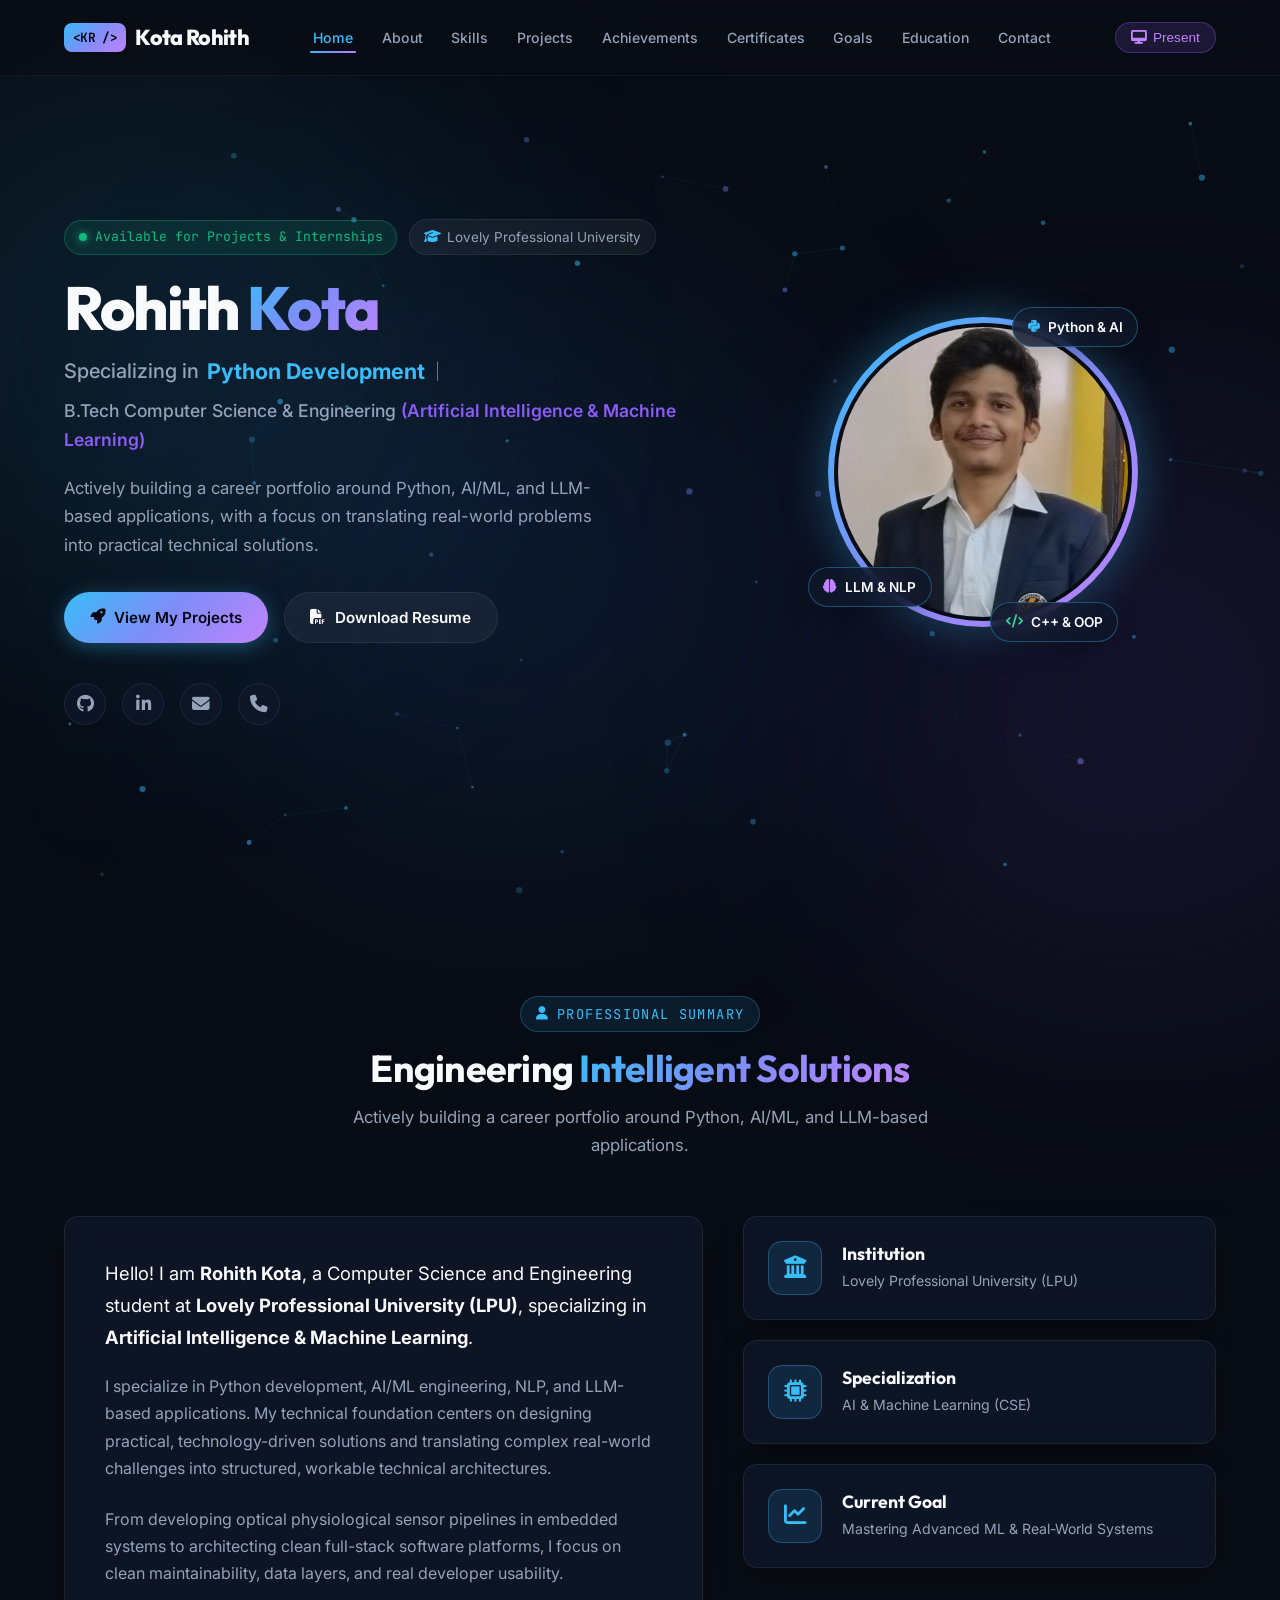
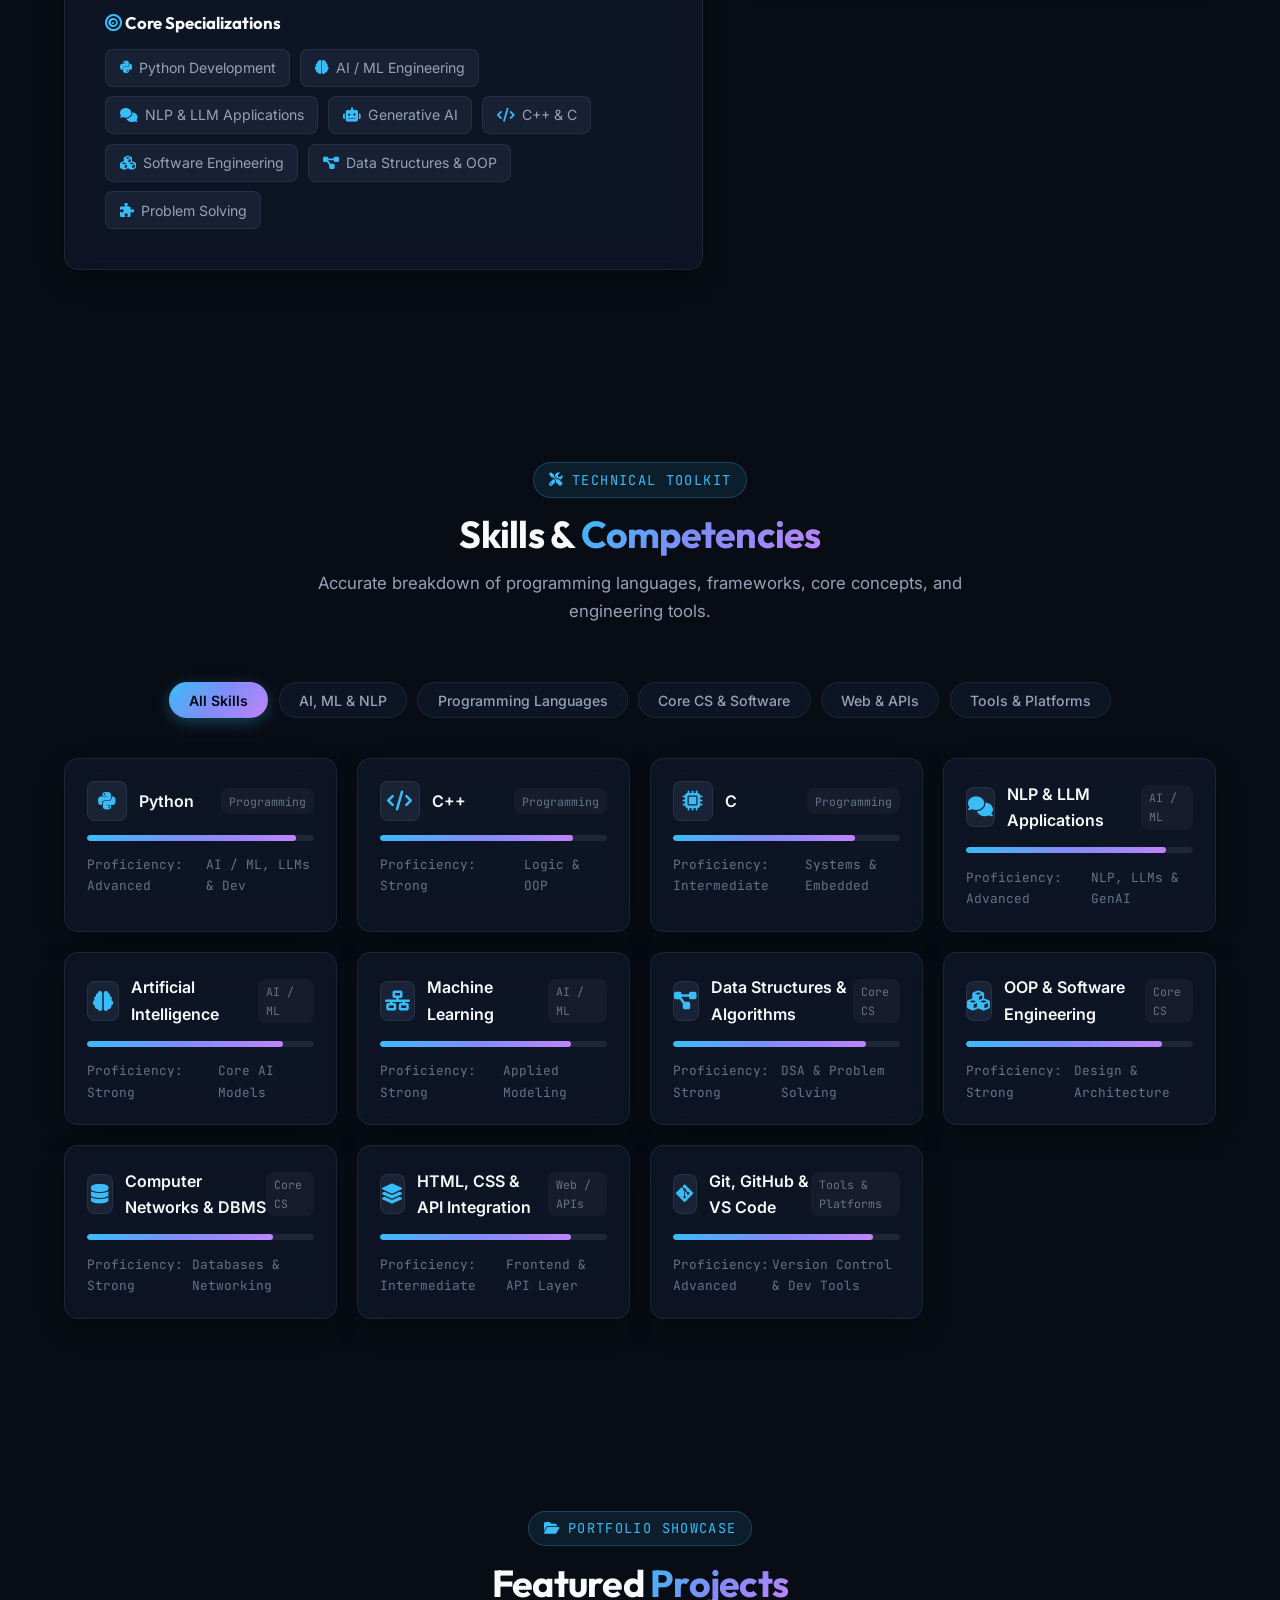
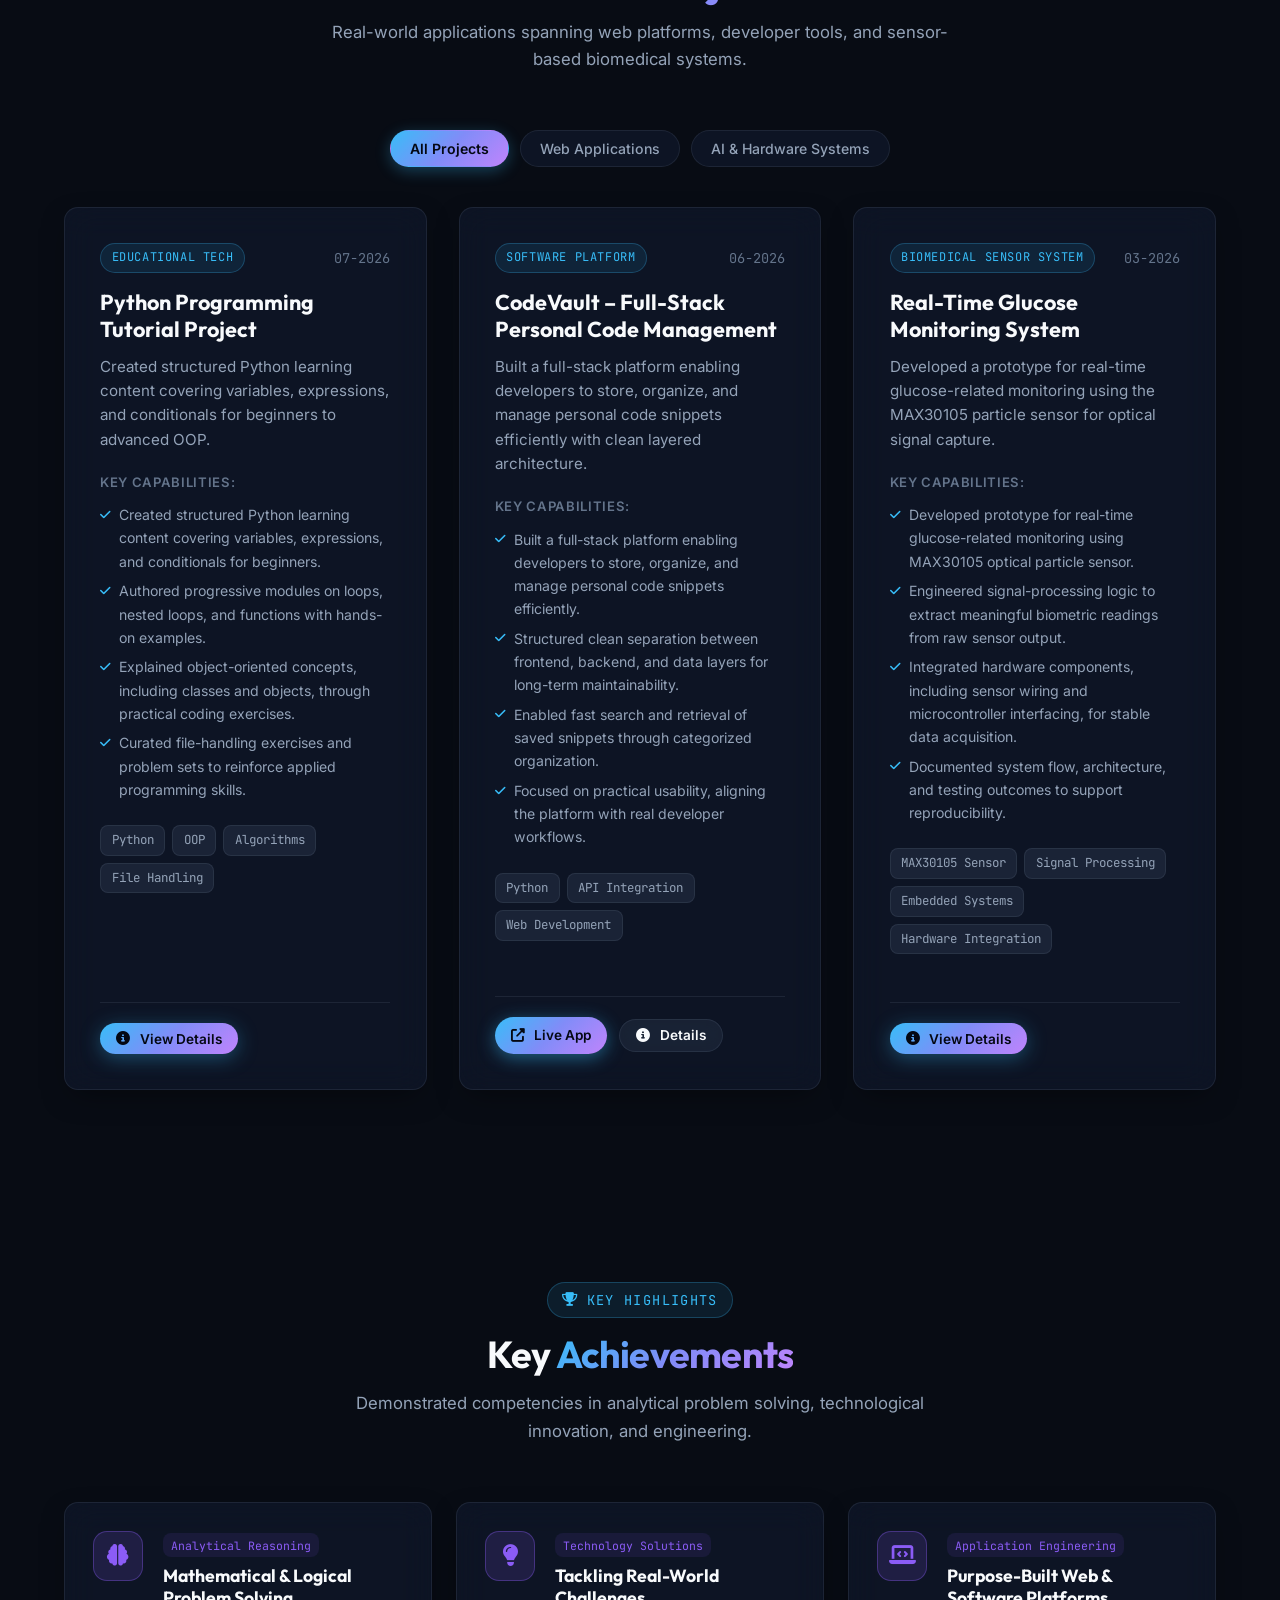
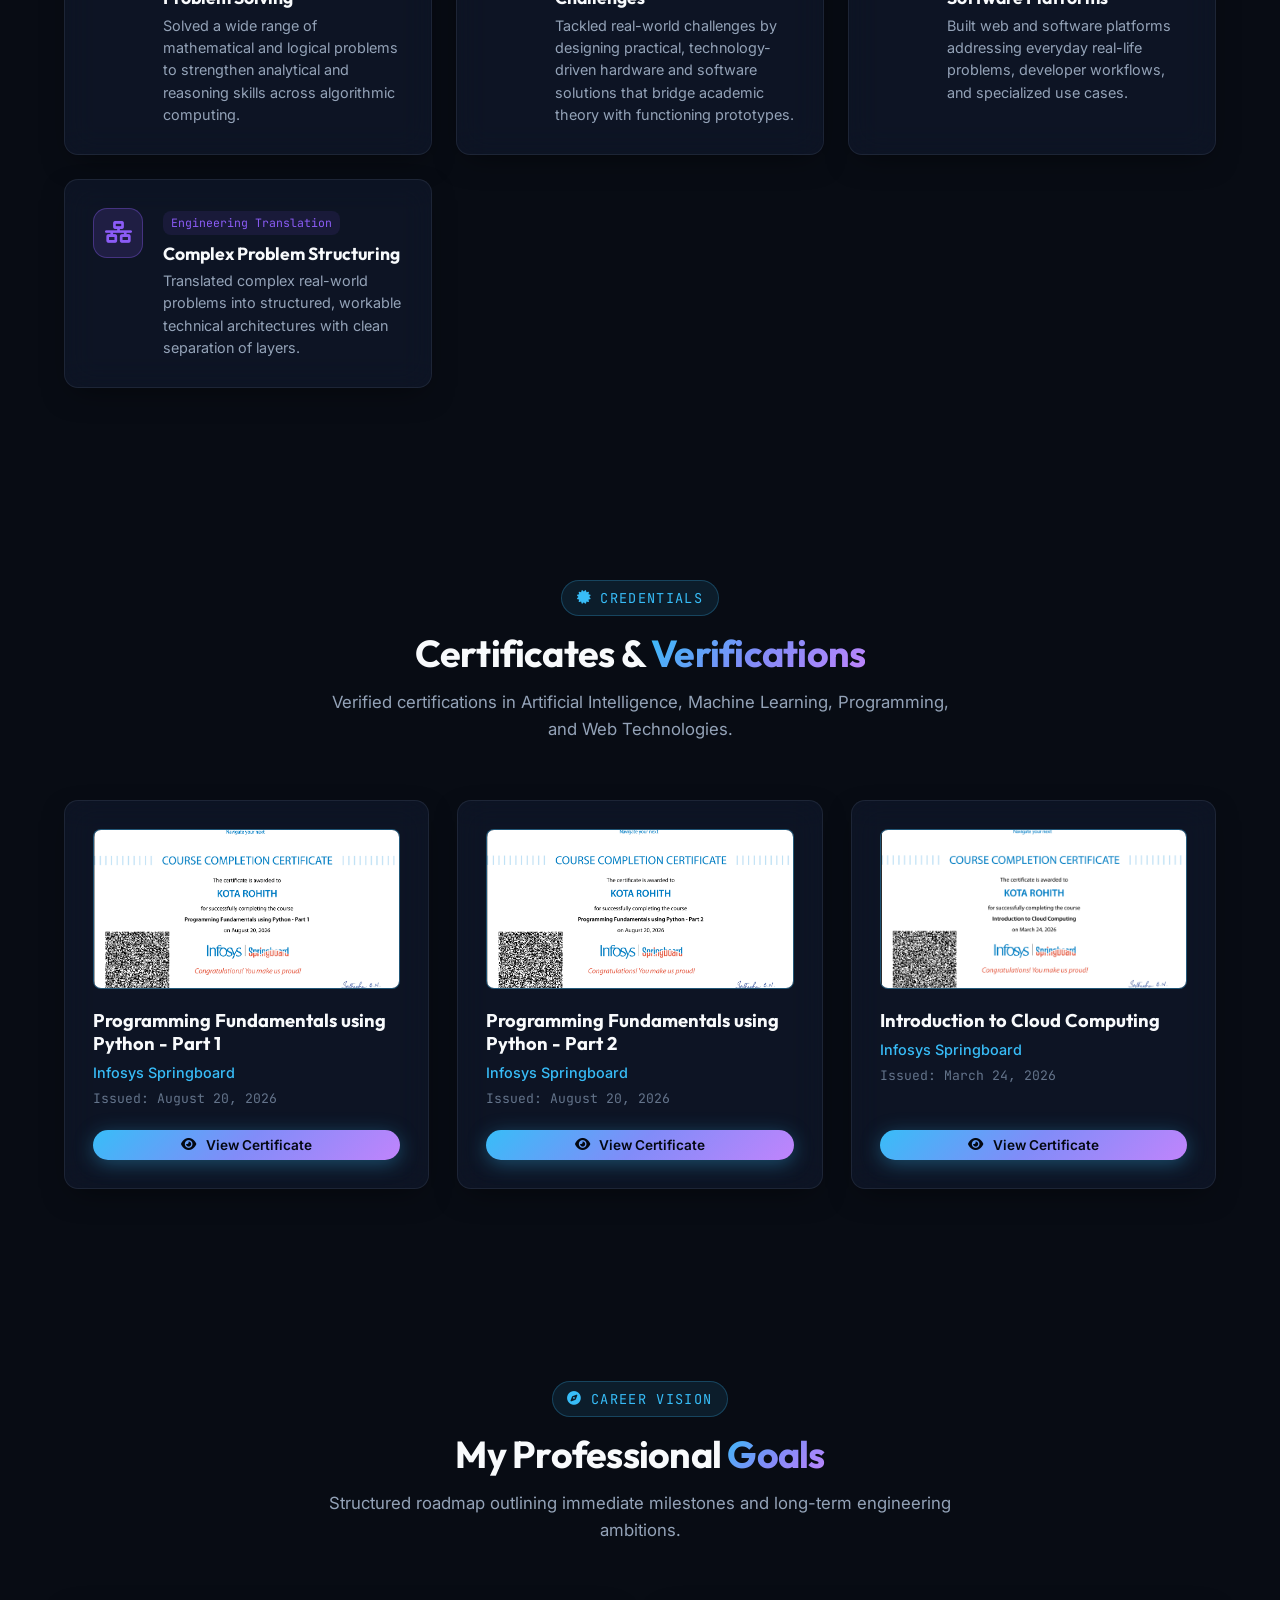
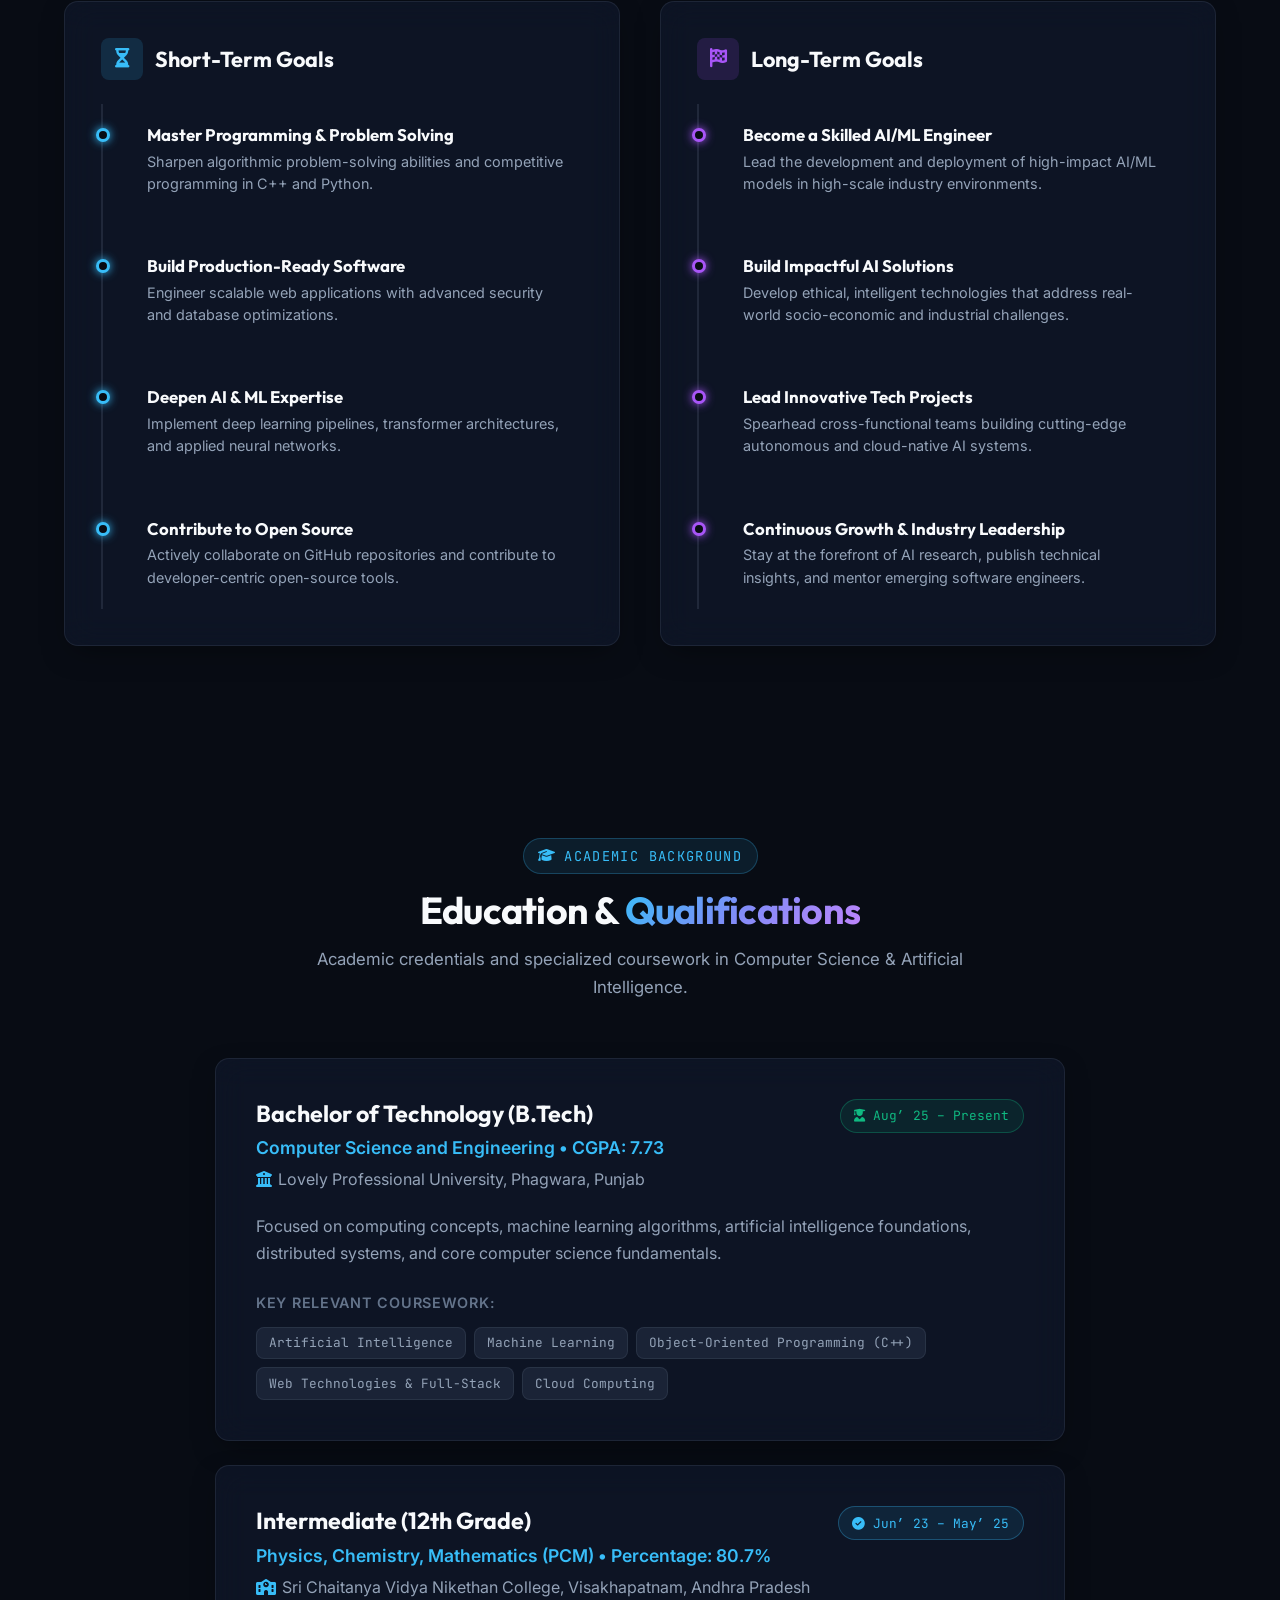
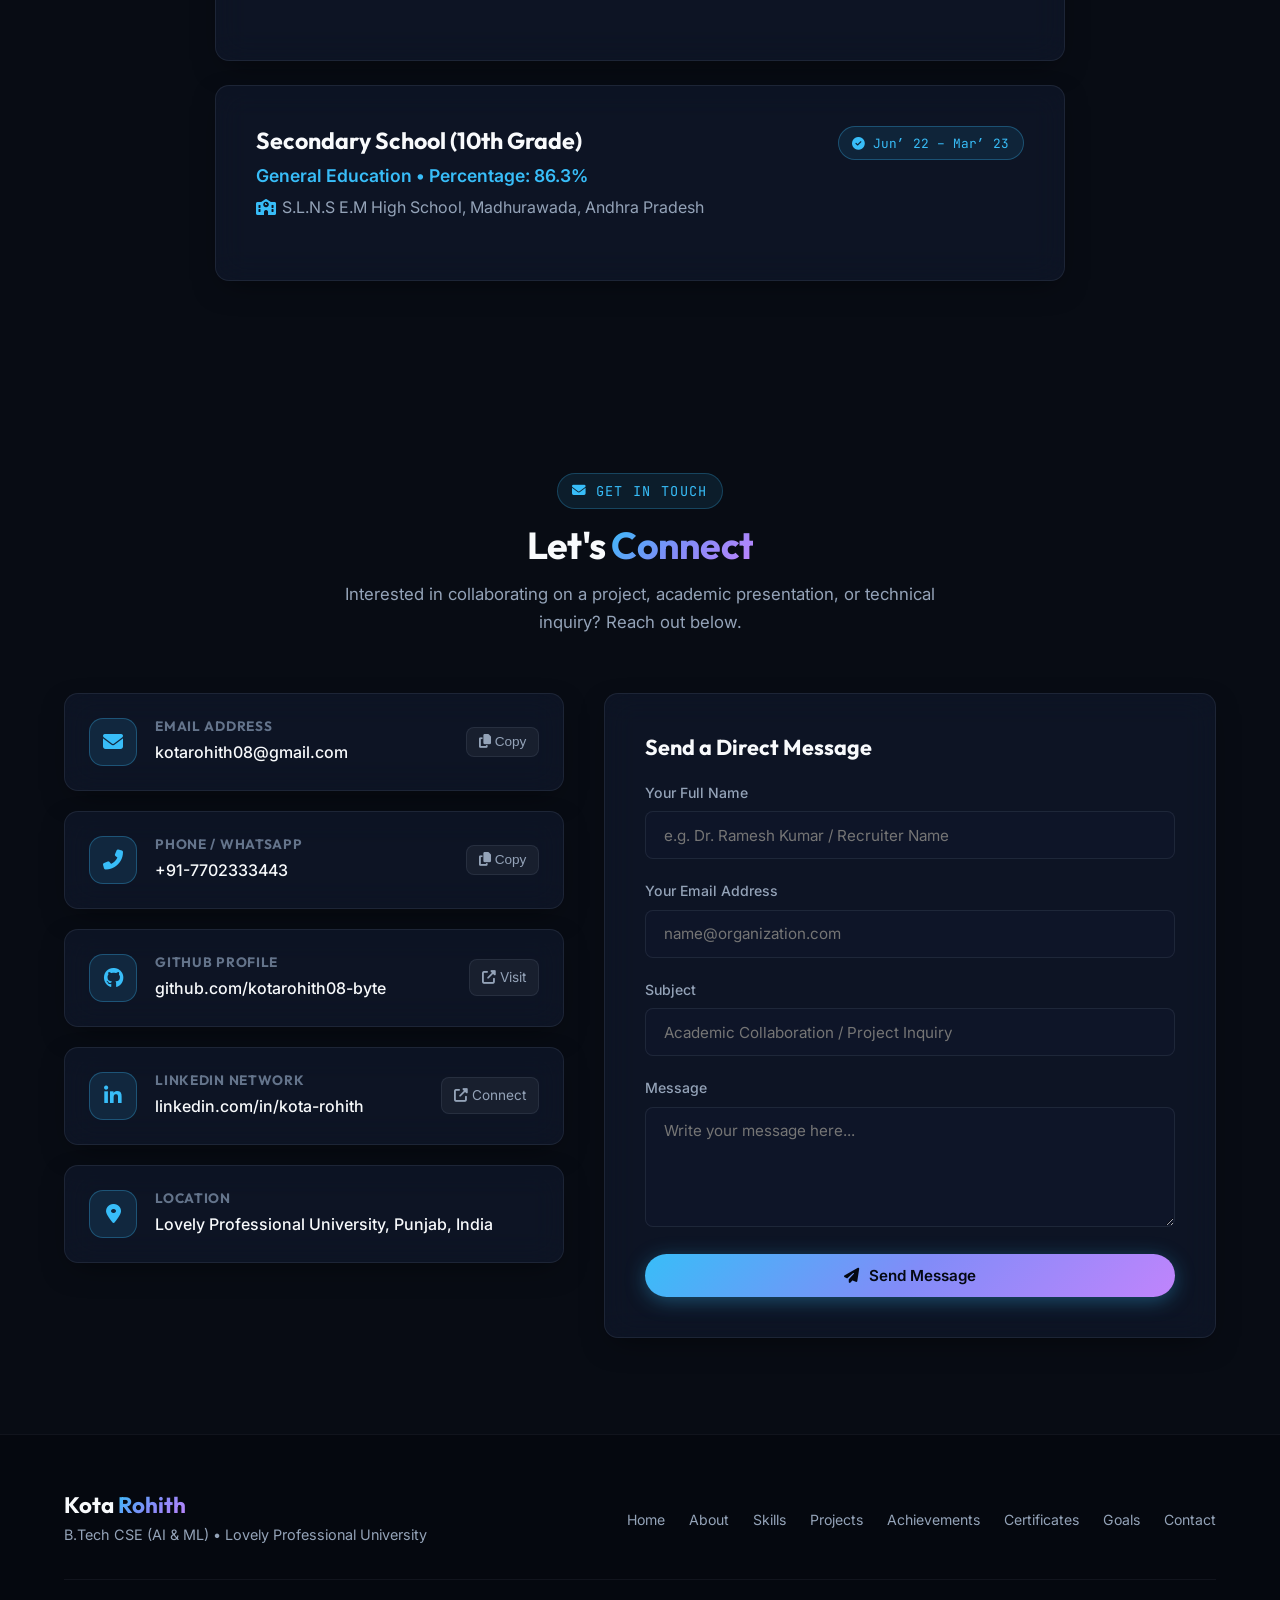
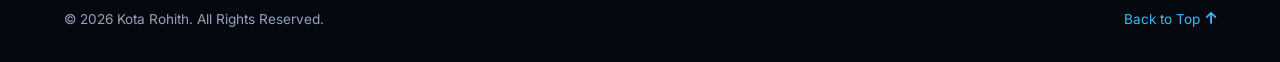
<file: index.html>
<!DOCTYPE html>
<html lang="en">
<head>
  <meta charset="UTF-8">
  <meta name="viewport" content="width=device-width, initial-scale=1.0">
  <meta http-equiv="X-UA-Compatible" content="ie=edge">
  <title>Kota Rohith | Python, AI/ML & LLM Applications Portfolio</title>
  <meta name="description" content="Personal portfolio of Kota Rohith - B.Tech CSE student at Lovely Professional University. Specializing in Python Development, AI/ML Engineering, NLP, LLM Applications, and Software Development.">
  <meta name="keywords" content="Kota Rohith, Python Development, AI/ML Engineering, NLP, LLM Applications, Generative AI, Software Development, Portfolio, LPU, B.Tech CSE, CodeVault">
  <meta name="author" content="Kota Rohith">

  <!-- Google Fonts: Inter, Outfit, JetBrains Mono -->
  <link rel="preconnect" href="https://fonts.googleapis.com">
  <link rel="preconnect" href="https://fonts.gstatic.com" crossorigin>
  <link href="https://fonts.googleapis.com/css2?family=Inter:wght@300;400;500;600;700&family=JetBrains+Mono:wght@400;500;600&family=Outfit:wght@500;600;700;800&display=swap" rel="stylesheet">

  <!-- Font Awesome 6 Icons -->
  <link rel="stylesheet" href="https://cdnjs.cloudflare.com/ajax/libs/font-awesome/6.5.1/css/all.min.css" integrity="sha512-DTOQO9RWCH3ppGqcWaEA1BIZOC6xxalwEsw9c2QQeAIftl+Vegovlnee1c9QX4TctnWMn13TZye+giMm8e2LwA==" crossorigin="anonymous" referrerpolicy="no-referrer" />

  <!-- Stylesheets -->
  <link rel="stylesheet" href="css/style.css">
  <link rel="stylesheet" href="css/presentation.css">
</head>
<body>

  <!-- Background Ambient Glow & Neural Particle Canvas -->
  <canvas id="neural-canvas"></canvas>
  <div class="ambient-glow glow-1"></div>
  <div class="ambient-glow glow-2"></div>
  <div class="ambient-glow glow-3"></div>

  <!-- =========================================================================
       1. Navigation Bar
       ========================================================================= -->
  <nav class="navbar" id="navbar">
    <div class="container nav-container">
      <a href="#home" class="brand-logo">
        <span class="brand-badge">&lt;KR /&gt;</span>
        <span>Kota Rohith</span>
      </a>

      <!-- Desktop Nav Links -->
      <ul class="nav-links" id="nav-links">
        <li><a href="#home" class="nav-link active">Home</a></li>
        <li><a href="#about" class="nav-link">About</a></li>
        <li><a href="#skills" class="nav-link">Skills</a></li>
        <li><a href="#projects" class="nav-link">Projects</a></li>
        <li><a href="#achievements" class="nav-link">Achievements</a></li>
        <li><a href="#certificates" class="nav-link">Certificates</a></li>
        <li><a href="#goals" class="nav-link">Goals</a></li>
        <li><a href="#education" class="nav-link">Education</a></li>
        <li><a href="#contact" class="nav-link">Contact</a></li>
      </ul>

      <!-- Action Toggles -->
      <div class="nav-actions">
        <!-- Presentation Mode Toggle -->
        <button class="btn-presentation" id="presentation-toggle-btn" title="Toggle High-Contrast Presentation Mode for Projectors (Shortcut: P)">
          <i class="fas fa-desktop"></i> Present
        </button>
        <!-- Mobile Menu Hamburger -->
        <button class="mobile-menu-btn" id="mobile-menu-btn" aria-label="Toggle Navigation Menu">
          <i class="fas fa-bars"></i>
        </button>
      </div>
    </div>
  </nav>

  <!-- =========================================================================
       2. Hero / Home Section
       ========================================================================= -->
  <header class="hero-section" id="home" data-section-name="Home">
    <div class="container">
      <div class="hero-grid">
        <!-- Left Hero Content -->
        <div class="hero-content">
          <div class="hero-badge-container">
            <span class="status-badge">
              <span class="status-dot"></span> Available for Projects & Internships
            </span>
            <span class="uni-badge">
              <i class="fas fa-graduation-cap" style="color: var(--accent-cyan);"></i> Lovely Professional University
            </span>
          </div>

          <h1 class="hero-name">Rohith <span class="gradient-text">Kota</span></h1>

          <div class="hero-subtitle-container">
            <span class="hero-subtitle-prefix">Specializing in</span>
            <span class="hero-subtitle" id="typed-text"></span>
            <span class="typed-cursor">|</span>
          </div>

          <div class="hero-subdegree">
            B.Tech Computer Science & Engineering <span>(Artificial Intelligence & Machine Learning)</span>
          </div>

          <p class="hero-description">
            Actively building a career portfolio around Python, AI/ML, and LLM-based applications, with a focus on translating real-world problems into practical technical solutions.
          </p>

          <div class="hero-cta">
            <a href="#projects" class="btn btn-primary">
              <i class="fas fa-rocket"></i> View My Projects
            </a>
            <a href="assets/resume/Rohith_Kota_Resume.pdf" download="Rohith_Kota_Resume.pdf" target="_blank" class="btn btn-secondary btn-download-resume">
              <i class="fas fa-file-pdf"></i> Download Resume
            </a>
          </div>

          <div class="hero-socials">
            <a href="https://github.com/kotarohith08-byte" target="_blank" class="social-icon-btn" title="GitHub Profile">
              <i class="fab fa-github"></i>
            </a>
            <a href="https://www.linkedin.com/in/kota-rohith-undefined-92a355398/" target="_blank" class="social-icon-btn" title="LinkedIn Profile">
              <i class="fab fa-linkedin-in"></i>
            </a>
            <a href="mailto:kotarohith08@gmail.com" class="social-icon-btn" title="Email: kotarohith08@gmail.com">
              <i class="fas fa-envelope"></i>
            </a>
            <a href="tel:+917702333443" class="social-icon-btn" title="Call: +91-7702333443">
              <i class="fas fa-phone"></i>
            </a>
          </div>
        </div>

        <!-- Right Hero Visual / Professional Photo -->
        <div class="hero-visual">
          <div class="avatar-wrapper">
            <div class="avatar-inner">
              <img src="assets/images/kota-rohith.jpg" alt="Rohith Kota - B.Tech CSE (AI & ML)" style="width: 100%; height: 100%; object-fit: cover; object-position: center 20%;">
            </div>

            <!-- Orbiting Skill Badges -->
            <div class="orbit-badge badge-pos-1">
              <i class="fab fa-python" style="color: #38bdf8;"></i> Python & AI
            </div>
            <div class="orbit-badge badge-pos-2">
              <i class="fas fa-brain" style="color: #c084fc;"></i> LLM & NLP
            </div>
            <div class="orbit-badge badge-pos-3">
              <i class="fas fa-code" style="color: #34d399;"></i> C++ & OOP
            </div>
          </div>
        </div>
      </div>
    </div>
  </header>

  <!-- =========================================================================
       3. About Me Section
       ========================================================================= -->
  <section class="section" id="about" data-section-name="About Me">
    <div class="container">
      <div class="section-header">
        <span class="section-tag"><i class="fas fa-user"></i> Professional Summary</span>
        <h2 class="section-title">Engineering <span class="gradient-text">Intelligent Solutions</span></h2>
        <p class="section-subtitle">Actively building a career portfolio around Python, AI/ML, and LLM-based applications.</p>
      </div>

      <div class="about-grid">
        <!-- Main Narrative Card -->
        <div class="glass-card about-card">
          <p class="about-intro">
            Hello! I am <strong>Rohith Kota</strong>, a Computer Science and Engineering student at <strong>Lovely Professional University (LPU)</strong>, specializing in <strong>Artificial Intelligence & Machine Learning</strong>.
          </p>
          <p class="about-text">
            I specialize in Python development, AI/ML engineering, NLP, and LLM-based applications. My technical foundation centers on designing practical, technology-driven solutions and translating complex real-world challenges into structured, workable technical architectures.
          </p>
          <p class="about-text">
            From developing optical physiological sensor pipelines in embedded systems to architecting clean full-stack software platforms, I focus on clean maintainability, data layers, and real developer usability.
          </p>

          <h4 class="focus-areas-header"><i class="fas fa-bullseye" style="color: var(--accent-cyan);"></i> Core Specializations</h4>
          <div class="focus-tags">
            <span class="focus-tag"><i class="fab fa-python"></i> Python Development</span>
            <span class="focus-tag"><i class="fas fa-brain"></i> AI / ML Engineering</span>
            <span class="focus-tag"><i class="fas fa-comments"></i> NLP & LLM Applications</span>
            <span class="focus-tag"><i class="fas fa-robot"></i> Generative AI</span>
            <span class="focus-tag"><i class="fas fa-code"></i> C++ & C</span>
            <span class="focus-tag"><i class="fas fa-cubes"></i> Software Engineering</span>
            <span class="focus-tag"><i class="fas fa-project-diagram"></i> Data Structures & OOP</span>
            <span class="focus-tag"><i class="fas fa-puzzle-piece"></i> Problem Solving</span>
          </div>
        </div>

        <!-- Academic & Focus Highlights -->
        <div class="about-stats-container">
          <div class="glass-card stat-card">
            <div class="stat-icon-wrapper">
              <i class="fas fa-university"></i>
            </div>
            <div class="stat-info">
              <h4>Institution</h4>
              <p>Lovely Professional University (LPU)</p>
            </div>
          </div>

          <div class="glass-card stat-card">
            <div class="stat-icon-wrapper">
              <i class="fas fa-microchip"></i>
            </div>
            <div class="stat-info">
              <h4>Specialization</h4>
              <p>AI & Machine Learning (CSE)</p>
            </div>
          </div>

          <div class="glass-card stat-card">
            <div class="stat-icon-wrapper">
              <i class="fas fa-chart-line"></i>
            </div>
            <div class="stat-info">
              <h4>Current Goal</h4>
              <p>Mastering Advanced ML & Real-World Systems</p>
            </div>
          </div>
        </div>
      </div>
    </div>
  </section>

  <!-- =========================================================================
       4. Skills Section
       ========================================================================= -->
  <section class="section" id="skills" data-section-name="Skills">
    <div class="container">
      <div class="section-header">
        <span class="section-tag"><i class="fas fa-tools"></i> Technical Toolkit</span>
        <h2 class="section-title">Skills & <span class="gradient-text">Competencies</span></h2>
        <p class="section-subtitle">Accurate breakdown of programming languages, frameworks, core concepts, and engineering tools.</p>
      </div>

      <!-- Skills Category Filter -->
      <div class="filter-tabs">
        <button class="filter-btn active" data-skill-filter="all">All Skills</button>
        <button class="filter-btn" data-skill-filter="aiml">AI, ML & NLP</button>
        <button class="filter-btn" data-skill-filter="languages">Programming Languages</button>
        <button class="filter-btn" data-skill-filter="corecs">Core CS & Software</button>
        <button class="filter-btn" data-skill-filter="web">Web & APIs</button>
        <button class="filter-btn" data-skill-filter="tools">Tools & Platforms</button>
      </div>

      <!-- Skills Grid -->
      <div class="skills-grid" id="skills-grid">
        <!-- Python -->
        <div class="glass-card skill-card" data-category="languages">
          <div class="skill-header">
            <div class="skill-title-group">
              <div class="skill-icon"><i class="fab fa-python"></i></div>
              <span class="skill-name">Python</span>
            </div>
            <span class="skill-category-badge">Programming</span>
          </div>
          <div class="skill-level-bar">
            <div class="skill-progress" style="width: 92%;"></div>
          </div>
          <div class="skill-meta">
            <span>Proficiency: Advanced</span>
            <span>AI / ML, LLMs & Dev</span>
          </div>
        </div>

        <!-- C++ -->
        <div class="glass-card skill-card" data-category="languages">
          <div class="skill-header">
            <div class="skill-title-group">
              <div class="skill-icon"><i class="fas fa-code"></i></div>
              <span class="skill-name">C++</span>
            </div>
            <span class="skill-category-badge">Programming</span>
          </div>
          <div class="skill-level-bar">
            <div class="skill-progress" style="width: 85%;"></div>
          </div>
          <div class="skill-meta">
            <span>Proficiency: Strong</span>
            <span>Logic & OOP</span>
          </div>
        </div>

        <!-- C -->
        <div class="glass-card skill-card" data-category="languages">
          <div class="skill-header">
            <div class="skill-title-group">
              <div class="skill-icon"><i class="fas fa-microchip"></i></div>
              <span class="skill-name">C</span>
            </div>
            <span class="skill-category-badge">Programming</span>
          </div>
          <div class="skill-level-bar">
            <div class="skill-progress" style="width: 80%;"></div>
          </div>
          <div class="skill-meta">
            <span>Proficiency: Intermediate</span>
            <span>Systems & Embedded</span>
          </div>
        </div>

        <!-- Natural Language Processing (NLP) -->
        <div class="glass-card skill-card" data-category="aiml">
          <div class="skill-header">
            <div class="skill-title-group">
              <div class="skill-icon"><i class="fas fa-comments"></i></div>
              <span class="skill-name">NLP & LLM Applications</span>
            </div>
            <span class="skill-category-badge">AI / ML</span>
          </div>
          <div class="skill-level-bar">
            <div class="skill-progress" style="width: 88%;"></div>
          </div>
          <div class="skill-meta">
            <span>Proficiency: Advanced</span>
            <span>NLP, LLMs & GenAI</span>
          </div>
        </div>

        <!-- Artificial Intelligence -->
        <div class="glass-card skill-card" data-category="aiml">
          <div class="skill-header">
            <div class="skill-title-group">
              <div class="skill-icon"><i class="fas fa-brain"></i></div>
              <span class="skill-name">Artificial Intelligence</span>
            </div>
            <span class="skill-category-badge">AI / ML</span>
          </div>
          <div class="skill-level-bar">
            <div class="skill-progress" style="width: 86%;"></div>
          </div>
          <div class="skill-meta">
            <span>Proficiency: Strong</span>
            <span>Core AI Models</span>
          </div>
        </div>

        <!-- Machine Learning -->
        <div class="glass-card skill-card" data-category="aiml">
          <div class="skill-header">
            <div class="skill-title-group">
              <div class="skill-icon"><i class="fas fa-network-wired"></i></div>
              <span class="skill-name">Machine Learning</span>
            </div>
            <span class="skill-category-badge">AI / ML</span>
          </div>
          <div class="skill-level-bar">
            <div class="skill-progress" style="width: 84%;"></div>
          </div>
          <div class="skill-meta">
            <span>Proficiency: Strong</span>
            <span>Applied Modeling</span>
          </div>
        </div>

        <!-- Data Structures & Algorithms -->
        <div class="glass-card skill-card" data-category="corecs">
          <div class="skill-header">
            <div class="skill-title-group">
              <div class="skill-icon"><i class="fas fa-project-diagram"></i></div>
              <span class="skill-name">Data Structures & Algorithms</span>
            </div>
            <span class="skill-category-badge">Core CS</span>
          </div>
          <div class="skill-level-bar">
            <div class="skill-progress" style="width: 85%;"></div>
          </div>
          <div class="skill-meta">
            <span>Proficiency: Strong</span>
            <span>DSA & Problem Solving</span>
          </div>
        </div>

        <!-- OOP & Software Engineering -->
        <div class="glass-card skill-card" data-category="corecs">
          <div class="skill-header">
            <div class="skill-title-group">
              <div class="skill-icon"><i class="fas fa-cubes"></i></div>
              <span class="skill-name">OOP & Software Engineering</span>
            </div>
            <span class="skill-category-badge">Core CS</span>
          </div>
          <div class="skill-level-bar">
            <div class="skill-progress" style="width: 86%;"></div>
          </div>
          <div class="skill-meta">
            <span>Proficiency: Strong</span>
            <span>Design & Architecture</span>
          </div>
        </div>

        <!-- Computer Networks & DBMS -->
        <div class="glass-card skill-card" data-category="corecs">
          <div class="skill-header">
            <div class="skill-title-group">
              <div class="skill-icon"><i class="fas fa-database"></i></div>
              <span class="skill-name">Computer Networks & DBMS</span>
            </div>
            <span class="skill-category-badge">Core CS</span>
          </div>
          <div class="skill-level-bar">
            <div class="skill-progress" style="width: 82%;"></div>
          </div>
          <div class="skill-meta">
            <span>Proficiency: Strong</span>
            <span>Databases & Networking</span>
          </div>
        </div>

        <!-- HTML, CSS & API Integration -->
        <div class="glass-card skill-card" data-category="web">
          <div class="skill-header">
            <div class="skill-title-group">
              <div class="skill-icon"><i class="fas fa-layer-group"></i></div>
              <span class="skill-name">HTML, CSS & API Integration</span>
            </div>
            <span class="skill-category-badge">Web / APIs</span>
          </div>
          <div class="skill-level-bar">
            <div class="skill-progress" style="width: 84%;"></div>
          </div>
          <div class="skill-meta">
            <span>Proficiency: Intermediate</span>
            <span>Frontend & API Layer</span>
          </div>
        </div>

        <!-- Tools & Platforms: Git, GitHub, VS Code -->
        <div class="glass-card skill-card" data-category="tools">
          <div class="skill-header">
            <div class="skill-title-group">
              <div class="skill-icon"><i class="fab fa-git-alt"></i></div>
              <span class="skill-name">Git, GitHub & VS Code</span>
            </div>
            <span class="skill-category-badge">Tools & Platforms</span>
          </div>
          <div class="skill-level-bar">
            <div class="skill-progress" style="width: 88%;"></div>
          </div>
          <div class="skill-meta">
            <span>Proficiency: Advanced</span>
            <span>Version Control & Dev Tools</span>
          </div>
        </div>
      </div>
    </div>
  </section>

  <!-- =========================================================================
       5. Projects Showcase
       ========================================================================= -->
  <section class="section" id="projects" data-section-name="Projects">
    <div class="container">
      <div class="section-header">
        <span class="section-tag"><i class="fas fa-folder-open"></i> Portfolio Showcase</span>
        <h2 class="section-title">Featured <span class="gradient-text">Projects</span></h2>
        <p class="section-subtitle">Real-world applications spanning web platforms, developer tools, and sensor-based biomedical systems.</p>
      </div>

      <!-- Project Filter -->
      <div class="filter-tabs">
        <button class="filter-btn active" data-project-filter="all">All Projects</button>
        <button class="filter-btn" data-project-filter="web">Web Applications</button>
        <button class="filter-btn" data-project-filter="systems">AI & Hardware Systems</button>
      </div>

      <!-- Project Cards Grid -->
      <div class="projects-grid">
        
        <!-- PROJECT 1: Python Programming Tutorial / Learning Project -->
        <div class="glass-card project-card" data-category="web">
          <div class="project-top">
            <div class="project-header-meta">
              <span class="project-badge">Educational Tech</span>
              <span class="project-num">07-2026</span>
            </div>
            <h3 class="project-title">Python Programming Tutorial Project</h3>
            <p class="project-desc">
              Created structured Python learning content covering variables, expressions, and conditionals for beginners to advanced OOP.
            </p>

            <div class="project-highlights-title">Key Capabilities:</div>
            <div class="project-features">
              <div class="project-feature-item">
                <i class="fas fa-check"></i>
                <span>Created structured Python learning content covering variables, expressions, and conditionals for beginners.</span>
              </div>
              <div class="project-feature-item">
                <i class="fas fa-check"></i>
                <span>Authored progressive modules on loops, nested loops, and functions with hands-on examples.</span>
              </div>
              <div class="project-feature-item">
                <i class="fas fa-check"></i>
                <span>Explained object-oriented concepts, including classes and objects, through practical coding exercises.</span>
              </div>
              <div class="project-feature-item">
                <i class="fas fa-check"></i>
                <span>Curated file-handling exercises and problem sets to reinforce applied programming skills.</span>
              </div>
            </div>

            <div class="project-tech-tags">
              <span class="tech-tag">Python</span>
              <span class="tech-tag">OOP</span>
              <span class="tech-tag">Algorithms</span>
              <span class="tech-tag">File Handling</span>
            </div>
          </div>

          <div class="project-actions">
            <button class="btn btn-primary btn-sm" data-open-project="pythonlearning">
              <i class="fas fa-info-circle"></i> View Details
            </button>
          </div>
        </div>

        <!-- PROJECT 2: CodeVault -->
        <div class="glass-card project-card" data-category="web">
          <div class="project-top">
            <div class="project-header-meta">
              <span class="project-badge">Software Platform</span>
              <span class="project-num">06-2026</span>
            </div>
            <h3 class="project-title">CodeVault – Full-Stack Personal Code Management</h3>
            <p class="project-desc">
              Built a full-stack platform enabling developers to store, organize, and manage personal code snippets efficiently with clean layered architecture.
            </p>

            <div class="project-highlights-title">Key Capabilities:</div>
            <div class="project-features">
              <div class="project-feature-item">
                <i class="fas fa-check"></i>
                <span>Built a full-stack platform enabling developers to store, organize, and manage personal code snippets efficiently.</span>
              </div>
              <div class="project-feature-item">
                <i class="fas fa-check"></i>
                <span>Structured clean separation between frontend, backend, and data layers for long-term maintainability.</span>
              </div>
              <div class="project-feature-item">
                <i class="fas fa-check"></i>
                <span>Enabled fast search and retrieval of saved snippets through categorized organization.</span>
              </div>
              <div class="project-feature-item">
                <i class="fas fa-check"></i>
                <span>Focused on practical usability, aligning the platform with real developer workflows.</span>
              </div>
            </div>

            <div class="project-tech-tags">
              <span class="tech-tag">Python</span>
              <span class="tech-tag">API Integration</span>
              <span class="tech-tag">Web Development</span>
            </div>
          </div>

          <div class="project-actions">
            <a href="https://kota-rohith.onrender.com/" target="_blank" class="btn btn-primary btn-sm" style="box-shadow: 0 4px 18px rgba(56, 189, 248, 0.45);">
              <i class="fas fa-external-link-alt"></i> Live App
            </a>
            <button class="btn btn-secondary btn-sm" data-open-project="codevault">
              <i class="fas fa-info-circle"></i> Details
            </button>
          </div>
        </div>

        <!-- PROJECT 3: Real-Time Glucose Monitoring System -->
        <div class="glass-card project-card" data-category="systems">
          <div class="project-top">
            <div class="project-header-meta">
              <span class="project-badge">Biomedical Sensor System</span>
              <span class="project-num">03-2026</span>
            </div>
            <h3 class="project-title">Real-Time Glucose Monitoring System</h3>
            <p class="project-desc">
              Developed a prototype for real-time glucose-related monitoring using the MAX30105 particle sensor for optical signal capture.
            </p>

            <div class="project-highlights-title">Key Capabilities:</div>
            <div class="project-features">
              <div class="project-feature-item">
                <i class="fas fa-check"></i>
                <span>Developed prototype for real-time glucose-related monitoring using MAX30105 optical particle sensor.</span>
              </div>
              <div class="project-feature-item">
                <i class="fas fa-check"></i>
                <span>Engineered signal-processing logic to extract meaningful biometric readings from raw sensor output.</span>
              </div>
              <div class="project-feature-item">
                <i class="fas fa-check"></i>
                <span>Integrated hardware components, including sensor wiring and microcontroller interfacing, for stable data acquisition.</span>
              </div>
              <div class="project-feature-item">
                <i class="fas fa-check"></i>
                <span>Documented system flow, architecture, and testing outcomes to support reproducibility.</span>
              </div>
            </div>

            <div class="project-tech-tags">
              <span class="tech-tag">MAX30105 Sensor</span>
              <span class="tech-tag">Signal Processing</span>
              <span class="tech-tag">Embedded Systems</span>
              <span class="tech-tag">Hardware Integration</span>
            </div>
          </div>

          <div class="project-actions">
            <button class="btn btn-primary btn-sm" data-open-project="glucose">
              <i class="fas fa-info-circle"></i> View Details
            </button>
          </div>
        </div>

      </div>
    </div>
  </section>

  <!-- =========================================================================
       6. Achievements Section
       ========================================================================= -->
  <section class="section" id="achievements" data-section-name="Achievements">
    <div class="container">
      <div class="section-header">
        <span class="section-tag"><i class="fas fa-trophy"></i> Key Highlights</span>
        <h2 class="section-title">Key <span class="gradient-text">Achievements</span></h2>
        <p class="section-subtitle">Demonstrated competencies in analytical problem solving, technological innovation, and engineering.</p>
      </div>

      <div class="achievements-grid">
        <!-- Achievement 1: Mathematical & Analytical Problem Solving -->
        <div class="glass-card achievement-card">
          <div class="achievement-icon">
            <i class="fas fa-brain"></i>
          </div>
          <div class="achievement-content">
            <span class="achievement-type-badge">Analytical Reasoning</span>
            <h4>Mathematical & Logical Problem Solving</h4>
            <p>Solved a wide range of mathematical and logical problems to strengthen analytical and reasoning skills across algorithmic computing.</p>
          </div>
        </div>

        <!-- Achievement 2: Real-World Solutions -->
        <div class="glass-card achievement-card">
          <div class="achievement-icon">
            <i class="fas fa-lightbulb"></i>
          </div>
          <div class="achievement-content">
            <span class="achievement-type-badge">Technology Solutions</span>
            <h4>Tackling Real-World Challenges</h4>
            <p>Tackled real-world challenges by designing practical, technology-driven hardware and software solutions that bridge academic theory with functioning prototypes.</p>
          </div>
        </div>

        <!-- Achievement 3: Practical Software Applications -->
        <div class="glass-card achievement-card">
          <div class="achievement-icon">
            <i class="fas fa-laptop-code"></i>
          </div>
          <div class="achievement-content">
            <span class="achievement-type-badge">Application Engineering</span>
            <h4>Purpose-Built Web & Software Platforms</h4>
            <p>Built web and software platforms addressing everyday real-life problems, developer workflows, and specialized use cases.</p>
          </div>
        </div>

        <!-- Achievement 4: Technical Translation -->
        <div class="glass-card achievement-card">
          <div class="achievement-icon">
            <i class="fas fa-network-wired"></i>
          </div>
          <div class="achievement-content">
            <span class="achievement-type-badge">Engineering Translation</span>
            <h4>Complex Problem Structuring</h4>
            <p>Translated complex real-world problems into structured, workable technical architectures with clean separation of layers.</p>
          </div>
        </div>
      </div>
    </div>
  </section>

  <!-- =========================================================================
       7. Certificates Gallery
       ========================================================================= -->
  <section class="section" id="certificates" data-section-name="Certifications">
    <div class="container">
      <div class="section-header">
        <span class="section-tag"><i class="fas fa-certificate"></i> Credentials</span>
        <h2 class="section-title">Certificates & <span class="gradient-text">Verifications</span></h2>
        <p class="section-subtitle">Verified certifications in Artificial Intelligence, Machine Learning, Programming, and Web Technologies.</p>
      </div>

      <div class="certificates-grid">
        <!-- Certificate 1: Infosys Springboard - Programming Fundamentals using Python - Part 1 -->
        <div class="glass-card certificate-card">
          <div>
            <div class="cert-thumbnail" style="padding: 0; overflow: hidden; border: 1px solid var(--border-glass-hover);" data-open-cert data-cert-title="Programming Fundamentals using Python - Part 1" data-cert-issuer="Infosys Springboard" data-cert-date="August 20, 2026" data-cert-img="assets/certificates/infosys-python-part1.png" data-cert-verify-url="https://verify.onwingspan.com">
              <img src="assets/certificates/infosys-python-part1.png" alt="Programming Fundamentals using Python - Part 1 - Infosys Springboard" style="width: 100%; height: 100%; object-fit: cover;">
            </div>
            <h4 class="cert-title">Programming Fundamentals using Python - Part 1</h4>
            <div class="cert-issuer">Infosys Springboard</div>
            <div class="cert-date">Issued: August 20, 2026</div>
          </div>
          <button class="btn btn-primary btn-sm" data-open-cert data-cert-title="Programming Fundamentals using Python - Part 1" data-cert-issuer="Infosys Springboard" data-cert-date="August 20, 2026" data-cert-img="assets/certificates/infosys-python-part1.png" data-cert-verify-url="https://verify.onwingspan.com">
            <i class="fas fa-eye"></i> View Certificate
          </button>
        </div>

        <!-- Certificate 2: Infosys Springboard - Programming Fundamentals using Python - Part 2 -->
        <div class="glass-card certificate-card">
          <div>
            <div class="cert-thumbnail" style="padding: 0; overflow: hidden; border: 1px solid var(--border-glass-hover);" data-open-cert data-cert-title="Programming Fundamentals using Python - Part 2" data-cert-issuer="Infosys Springboard" data-cert-date="August 20, 2026" data-cert-img="assets/certificates/infosys-python-part2.png" data-cert-verify-url="https://verify.onwingspan.com">
              <img src="assets/certificates/infosys-python-part2.png" alt="Programming Fundamentals using Python - Part 2 - Infosys Springboard" style="width: 100%; height: 100%; object-fit: cover;">
            </div>
            <h4 class="cert-title">Programming Fundamentals using Python - Part 2</h4>
            <div class="cert-issuer">Infosys Springboard</div>
            <div class="cert-date">Issued: August 20, 2026</div>
          </div>
          <button class="btn btn-primary btn-sm" data-open-cert data-cert-title="Programming Fundamentals using Python - Part 2" data-cert-issuer="Infosys Springboard" data-cert-date="August 20, 2026" data-cert-img="assets/certificates/infosys-python-part2.png" data-cert-verify-url="https://verify.onwingspan.com">
            <i class="fas fa-eye"></i> View Certificate
          </button>
        </div>

        <!-- Certificate 3: Infosys Springboard - Introduction to Cloud Computing -->
        <div class="glass-card certificate-card">
          <div>
            <div class="cert-thumbnail" style="padding: 0; overflow: hidden; border: 1px solid var(--border-glass-hover);" data-open-cert data-cert-title="Introduction to Cloud Computing" data-cert-issuer="Infosys Springboard" data-cert-date="March 24, 2026" data-cert-img="assets/certificates/infosys-cloud-computing.png" data-cert-verify-url="https://verify.onwingspan.com">
              <img src="assets/certificates/infosys-cloud-computing.png" alt="Introduction to Cloud Computing - Infosys Springboard" style="width: 100%; height: 100%; object-fit: cover;">
            </div>
            <h4 class="cert-title">Introduction to Cloud Computing</h4>
            <div class="cert-issuer">Infosys Springboard</div>
            <div class="cert-date">Issued: March 24, 2026</div>
          </div>
          <button class="btn btn-primary btn-sm" data-open-cert data-cert-title="Introduction to Cloud Computing" data-cert-issuer="Infosys Springboard" data-cert-date="March 24, 2026" data-cert-img="assets/certificates/infosys-cloud-computing.png" data-cert-verify-url="https://verify.onwingspan.com">
            <i class="fas fa-eye"></i> View Certificate
          </button>
        </div>
      </div>
    </div>
  </section>

  <!-- =========================================================================
       8. Goals Section (Roadmap)
       ========================================================================= -->
  <section class="section" id="goals" data-section-name="Goals Roadmap">
    <div class="container">
      <div class="section-header">
        <span class="section-tag"><i class="fas fa-compass"></i> Career Vision</span>
        <h2 class="section-title">My Professional <span class="gradient-text">Goals</span></h2>
        <p class="section-subtitle">Structured roadmap outlining immediate milestones and long-term engineering ambitions.</p>
      </div>

      <div class="goals-container">
        <!-- Short-Term Goals Column -->
        <div class="glass-card" style="padding: 2.25rem;">
          <div class="goals-column-header">
            <div class="goals-column-icon short-term-icon">
              <i class="fas fa-hourglass-half"></i>
            </div>
            <h3 class="goals-column-title">Short-Term Goals</h3>
          </div>

          <div class="timeline-list">
            <div class="timeline-item">
              <div class="timeline-dot"></div>
              <h4>Master Programming & Problem Solving</h4>
              <p>Sharpen algorithmic problem-solving abilities and competitive programming in C++ and Python.</p>
            </div>

            <div class="timeline-item">
              <div class="timeline-dot"></div>
              <h4>Build Production-Ready Software</h4>
              <p>Engineer scalable web applications with advanced security and database optimizations.</p>
            </div>

            <div class="timeline-item">
              <div class="timeline-dot"></div>
              <h4>Deepen AI & ML Expertise</h4>
              <p>Implement deep learning pipelines, transformer architectures, and applied neural networks.</p>
            </div>

            <div class="timeline-item">
              <div class="timeline-dot"></div>
              <h4>Contribute to Open Source</h4>
              <p>Actively collaborate on GitHub repositories and contribute to developer-centric open-source tools.</p>
            </div>
          </div>
        </div>

        <!-- Long-Term Goals Column -->
        <div class="glass-card" style="padding: 2.25rem;">
          <div class="goals-column-header">
            <div class="goals-column-icon long-term-icon">
              <i class="fas fa-flag-checkered"></i>
            </div>
            <h3 class="goals-column-title">Long-Term Goals</h3>
          </div>

          <div class="timeline-list">
            <div class="timeline-item">
              <div class="timeline-dot long-term-dot"></div>
              <h4>Become a Skilled AI/ML Engineer</h4>
              <p>Lead the development and deployment of high-impact AI/ML models in high-scale industry environments.</p>
            </div>

            <div class="timeline-item">
              <div class="timeline-dot long-term-dot"></div>
              <h4>Build Impactful AI Solutions</h4>
              <p>Develop ethical, intelligent technologies that address real-world socio-economic and industrial challenges.</p>
            </div>

            <div class="timeline-item">
              <div class="timeline-dot long-term-dot"></div>
              <h4>Lead Innovative Tech Projects</h4>
              <p>Spearhead cross-functional teams building cutting-edge autonomous and cloud-native AI systems.</p>
            </div>

            <div class="timeline-item">
              <div class="timeline-dot long-term-dot"></div>
              <h4>Continuous Growth & Industry Leadership</h4>
              <p>Stay at the forefront of AI research, publish technical insights, and mentor emerging software engineers.</p>
            </div>
          </div>
        </div>
      </div>
    </div>
  </section>

  <!-- =========================================================================
       9. Education Section
       ========================================================================= -->
  <section class="section" id="education" data-section-name="Education">
    <div class="container">
      <div class="section-header">
        <span class="section-tag"><i class="fas fa-graduation-cap"></i> Academic Background</span>
        <h2 class="section-title">Education & <span class="gradient-text">Qualifications</span></h2>
        <p class="section-subtitle">Academic credentials and specialized coursework in Computer Science & Artificial Intelligence.</p>
      </div>

      <div class="education-wrapper" style="display: flex; flex-direction: column; gap: 1.5rem;">
        <!-- Degree 1: B.Tech at LPU -->
        <div class="glass-card edu-card">
          <div class="edu-header">
            <div>
              <h3 class="edu-degree">Bachelor of Technology (B.Tech)</h3>
              <div class="edu-spec">Computer Science and Engineering • CGPA: 7.73</div>
              <div class="edu-institution">
                <i class="fas fa-university" style="color: var(--accent-cyan);"></i> Lovely Professional University, Phagwara, Punjab
              </div>
            </div>
            <span class="edu-badge-status">
              <i class="fas fa-user-graduate"></i> Aug’ 25 – Present
            </span>
          </div>

          <p style="color: var(--text-secondary); line-height: 1.7; margin-top: 1rem;">
            Focused on computing concepts, machine learning algorithms, artificial intelligence foundations, distributed systems, and core computer science fundamentals.
          </p>

          <div class="edu-coursework-title">Key Relevant Coursework:</div>
          <div class="coursework-pills">
            <span class="course-pill">Artificial Intelligence</span>
            <span class="course-pill">Machine Learning</span>
            <span class="course-pill">Object-Oriented Programming (C++)</span>
            <span class="course-pill">Web Technologies & Full-Stack</span>
            <span class="course-pill">Cloud Computing</span>
          </div>
        </div>

        <!-- Degree 2: Intermediate at Sri Chaitanya -->
        <div class="glass-card edu-card">
          <div class="edu-header">
            <div>
              <h3 class="edu-degree">Intermediate (12th Grade)</h3>
              <div class="edu-spec">Physics, Chemistry, Mathematics (PCM) • Percentage: 80.7%</div>
              <div class="edu-institution">
                <i class="fas fa-school" style="color: var(--accent-cyan);"></i> Sri Chaitanya Vidya Nikethan College, Visakhapatnam, Andhra Pradesh
              </div>
            </div>
            <span class="edu-badge-status" style="color: var(--accent-cyan); background: rgba(56, 189, 248, 0.1); border-color: rgba(56, 189, 248, 0.3);">
              <i class="fas fa-check-circle"></i> Jun’ 23 – May’ 25
            </span>
          </div>
        </div>

        <!-- Degree 3: Secondary School at S.L.N.S -->
        <div class="glass-card edu-card">
          <div class="edu-header">
            <div>
              <h3 class="edu-degree">Secondary School (10th Grade)</h3>
              <div class="edu-spec">General Education • Percentage: 86.3%</div>
              <div class="edu-institution">
                <i class="fas fa-school" style="color: var(--accent-cyan);"></i> S.L.N.S E.M High School, Madhurawada, Andhra Pradesh
              </div>
            </div>
            <span class="edu-badge-status" style="color: var(--accent-cyan); background: rgba(56, 189, 248, 0.1); border-color: rgba(56, 189, 248, 0.3);">
              <i class="fas fa-check-circle"></i> Jun’ 22 – Mar’ 23
            </span>
          </div>
        </div>
      </div>
    </div>
  </section>

  <!-- =========================================================================
       10. Contact Section
       ========================================================================= -->
  <section class="section" id="contact" data-section-name="Contact">
    <div class="container">
      <div class="section-header">
        <span class="section-tag"><i class="fas fa-envelope"></i> Get In Touch</span>
        <h2 class="section-title">Let's <span class="gradient-text">Connect</span></h2>
        <p class="section-subtitle">Interested in collaborating on a project, academic presentation, or technical inquiry? Reach out below.</p>
      </div>

      <div class="contact-grid">
        <!-- Contact Info Cards -->
        <div class="contact-info-cards">
          <!-- Email Card -->
          <div class="glass-card contact-card">
            <div class="contact-card-left">
              <div class="contact-icon"><i class="fas fa-envelope"></i></div>
              <div class="contact-details">
                <h5>Email Address</h5>
                <p><a href="mailto:kotarohith08@gmail.com">kotarohith08@gmail.com</a></p>
              </div>
            </div>
            <button class="copy-btn" data-copy-text="kotarohith08@gmail.com" title="Copy Email">
              <i class="fas fa-copy"></i> Copy
            </button>
          </div>

          <!-- Phone / Mobile Card -->
          <div class="glass-card contact-card">
            <div class="contact-card-left">
              <div class="contact-icon"><i class="fas fa-phone-alt"></i></div>
              <div class="contact-details">
                <h5>Phone / WhatsApp</h5>
                <p><a href="tel:+917702333443">+91-7702333443</a></p>
              </div>
            </div>
            <button class="copy-btn" data-copy-text="+917702333443" title="Copy Phone Number">
              <i class="fas fa-copy"></i> Copy
            </button>
          </div>

          <!-- GitHub Card -->
          <div class="glass-card contact-card">
            <div class="contact-card-left">
              <div class="contact-icon"><i class="fab fa-github"></i></div>
              <div class="contact-details">
                <h5>GitHub Profile</h5>
                <a href="https://github.com/kotarohith08-byte" target="_blank">github.com/kotarohith08-byte</a>
              </div>
            </div>
            <a href="https://github.com/kotarohith08-byte" target="_blank" class="copy-btn">
              <i class="fas fa-external-link-alt"></i> Visit
            </a>
          </div>

          <!-- LinkedIn Card -->
          <div class="glass-card contact-card">
            <div class="contact-card-left">
              <div class="contact-icon"><i class="fab fa-linkedin-in"></i></div>
              <div class="contact-details">
                <h5>LinkedIn Network</h5>
                <a href="https://www.linkedin.com/in/kota-rohith-undefined-92a355398/" target="_blank">linkedin.com/in/kota-rohith</a>
              </div>
            </div>
            <a href="https://www.linkedin.com/in/kota-rohith-undefined-92a355398/" target="_blank" class="copy-btn">
              <i class="fas fa-external-link-alt"></i> Connect
            </a>
          </div>

          <!-- University Location -->
          <div class="glass-card contact-card">
            <div class="contact-card-left">
              <div class="contact-icon"><i class="fas fa-map-marker-alt"></i></div>
              <div class="contact-details">
                <h5>Location</h5>
                <p>Lovely Professional University, Punjab, India</p>
              </div>
            </div>
          </div>
        </div>

        <!-- Contact Form -->
        <div class="glass-card contact-form-card">
          <h3 style="font-size: 1.35rem; margin-bottom: 1.25rem;">Send a Direct Message</h3>
          <form id="portfolio-contact-form">
            <div class="form-group">
              <label class="form-label" for="contact-name">Your Full Name</label>
              <input type="text" id="contact-name" class="form-control" placeholder="e.g. Dr. Ramesh Kumar / Recruiter Name" required>
            </div>
            <div class="form-group">
              <label class="form-label" for="contact-email">Your Email Address</label>
              <input type="email" id="contact-email" class="form-control" placeholder="name@organization.com" required>
            </div>
            <div class="form-group">
              <label class="form-label" for="contact-subject">Subject</label>
              <input type="text" id="contact-subject" class="form-control" placeholder="Academic Collaboration / Project Inquiry" required>
            </div>
            <div class="form-group">
              <label class="form-label" for="contact-message">Message</label>
              <textarea id="contact-message" class="form-control" placeholder="Write your message here..." required></textarea>
            </div>
            <button type="submit" class="btn btn-primary" style="width: 100%;">
              <i class="fas fa-paper-plane"></i> Send Message
            </button>
          </form>
        </div>
      </div>
    </div>
  </section>

  <!-- =========================================================================
       11. Footer
       ========================================================================= -->
  <footer class="footer">
    <div class="container">
      <div class="footer-top">
        <div class="footer-brand">
          <h3>Kota <span class="gradient-text">Rohith</span></h3>
          <p>B.Tech CSE (AI & ML) • Lovely Professional University</p>
        </div>
        <div class="footer-links">
          <a href="#home" class="footer-link">Home</a>
          <a href="#about" class="footer-link">About</a>
          <a href="#skills" class="footer-link">Skills</a>
          <a href="#projects" class="footer-link">Projects</a>
          <a href="#achievements" class="footer-link">Achievements</a>
          <a href="#certificates" class="footer-link">Certificates</a>
          <a href="#goals" class="footer-link">Goals</a>
          <a href="#contact" class="footer-link">Contact</a>
        </div>
      </div>
      <div class="footer-bottom">
        <p>&copy; 2026 Kota Rohith. All Rights Reserved.</p>
        <div class="back-to-top" id="back-to-top">
          <span>Back to Top</span> <i class="fas fa-arrow-up"></i>
        </div>
      </div>
    </div>
  </footer>

  <!-- =========================================================================
       12. Modals & Notifications
       ========================================================================= -->
  <!-- Project Deep-Dive Modal -->
  <div class="modal-overlay" id="project-modal" aria-hidden="true" role="dialog">
    <div class="modal-content">
      <button class="modal-close-btn" id="modal-close-btn" aria-label="Close Modal">
        <i class="fas fa-times"></i>
      </button>
      <div class="modal-body" id="modal-body-content">
        <!-- Dynamic content rendered by main.js -->
      </div>
    </div>
  </div>

  <!-- Certificate Viewer Modal -->
  <div class="modal-overlay" id="cert-modal" aria-hidden="true" role="dialog">
    <div class="modal-content">
      <button class="modal-close-btn" id="cert-close-btn" aria-label="Close Modal">
        <i class="fas fa-times"></i>
      </button>
      <div class="modal-body" id="cert-modal-body">
        <!-- Dynamic certificate preview rendered by main.js -->
      </div>
    </div>
  </div>

  <!-- Toast Notification Container -->
  <div class="toast-container" id="toast-container"></div>

  <!-- Scripts -->
  <script src="js/neural-canvas.js"></script>
  <script src="js/presentation.js"></script>
  <script src="js/main.js"></script>
</body>
</html>
</file>
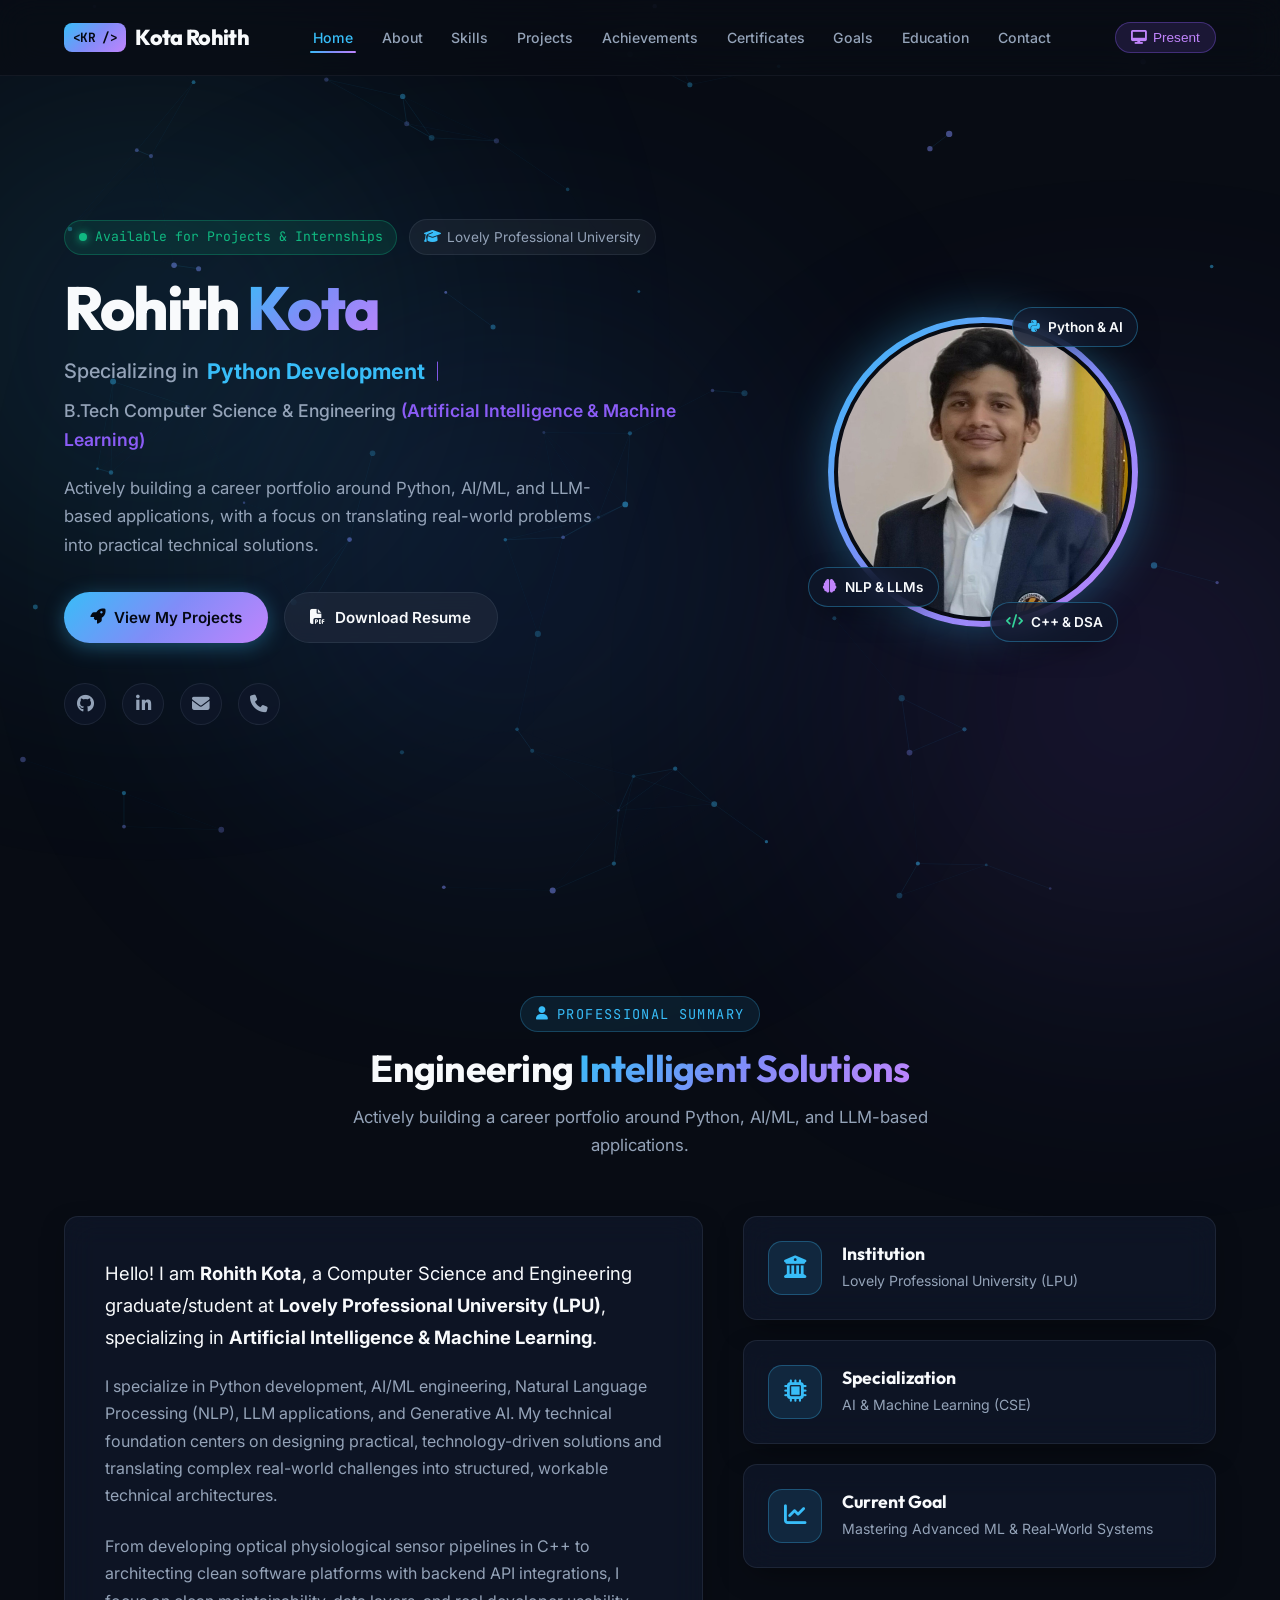
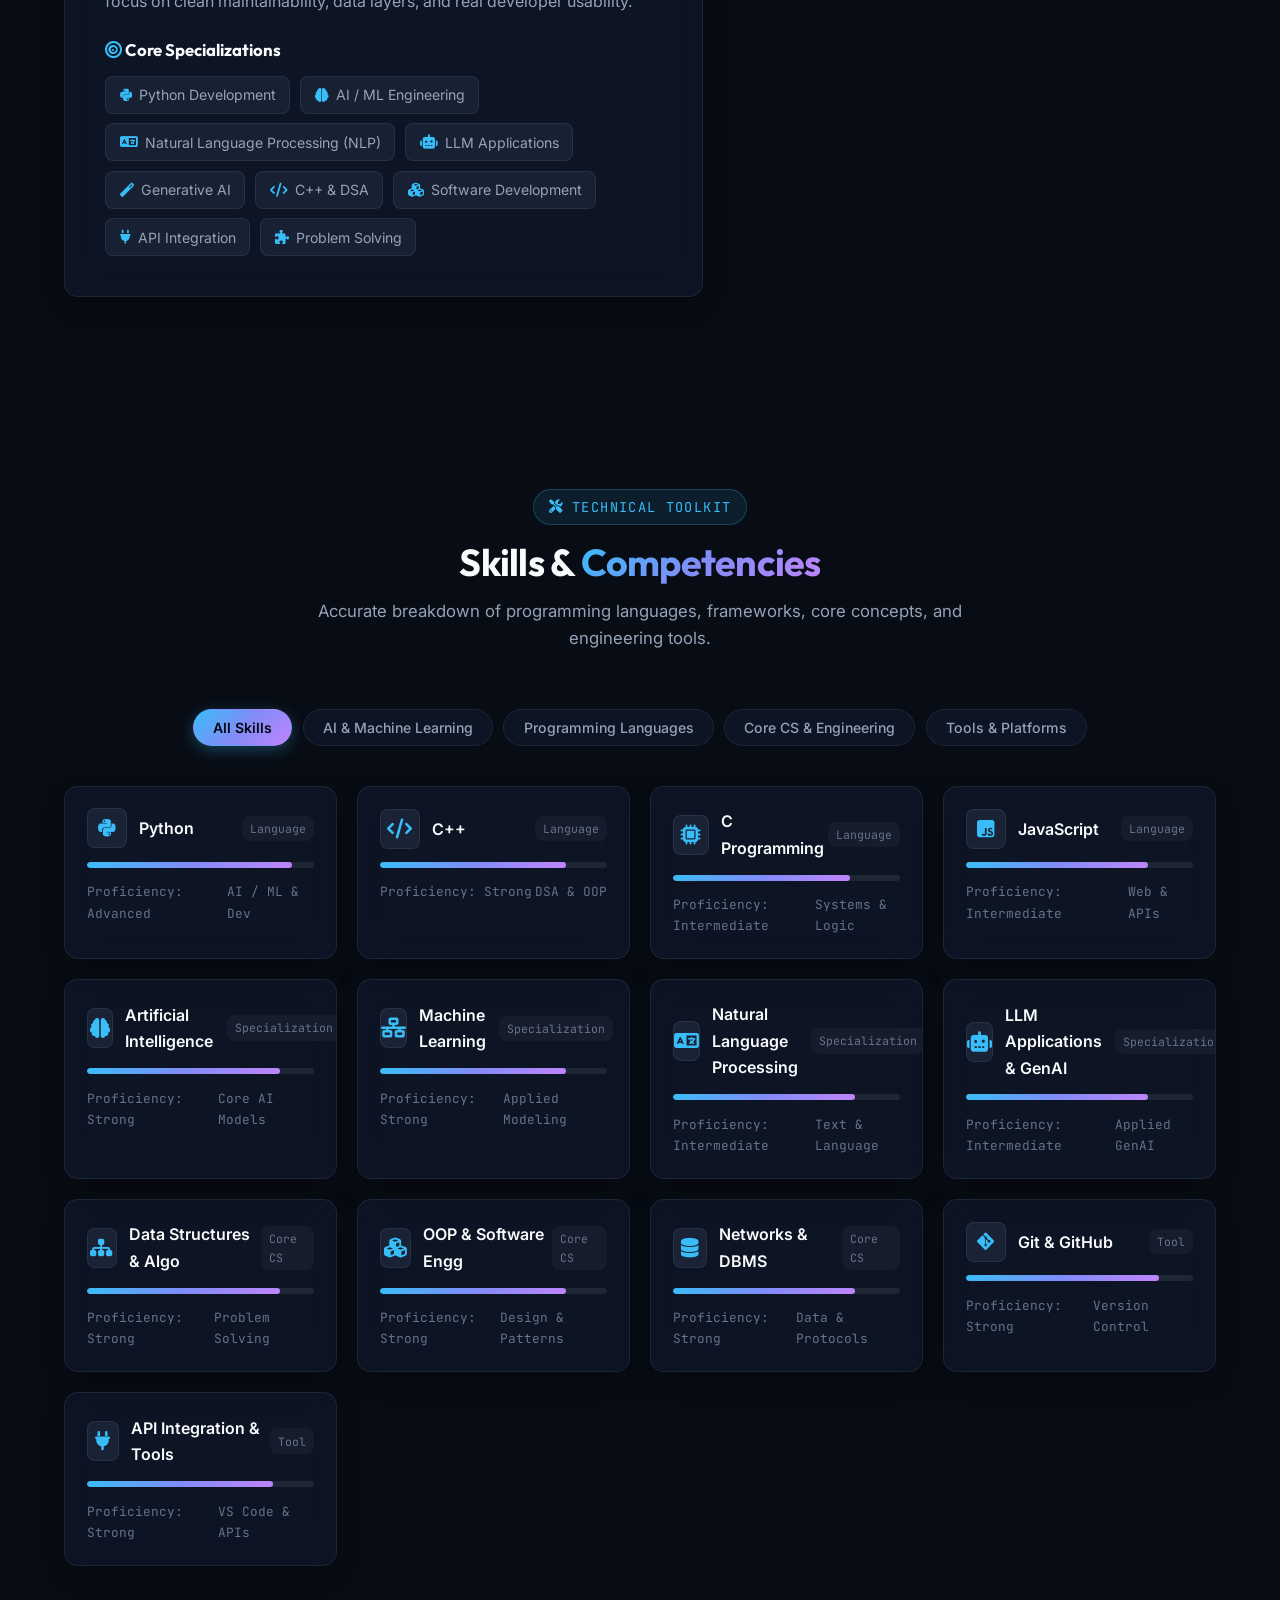
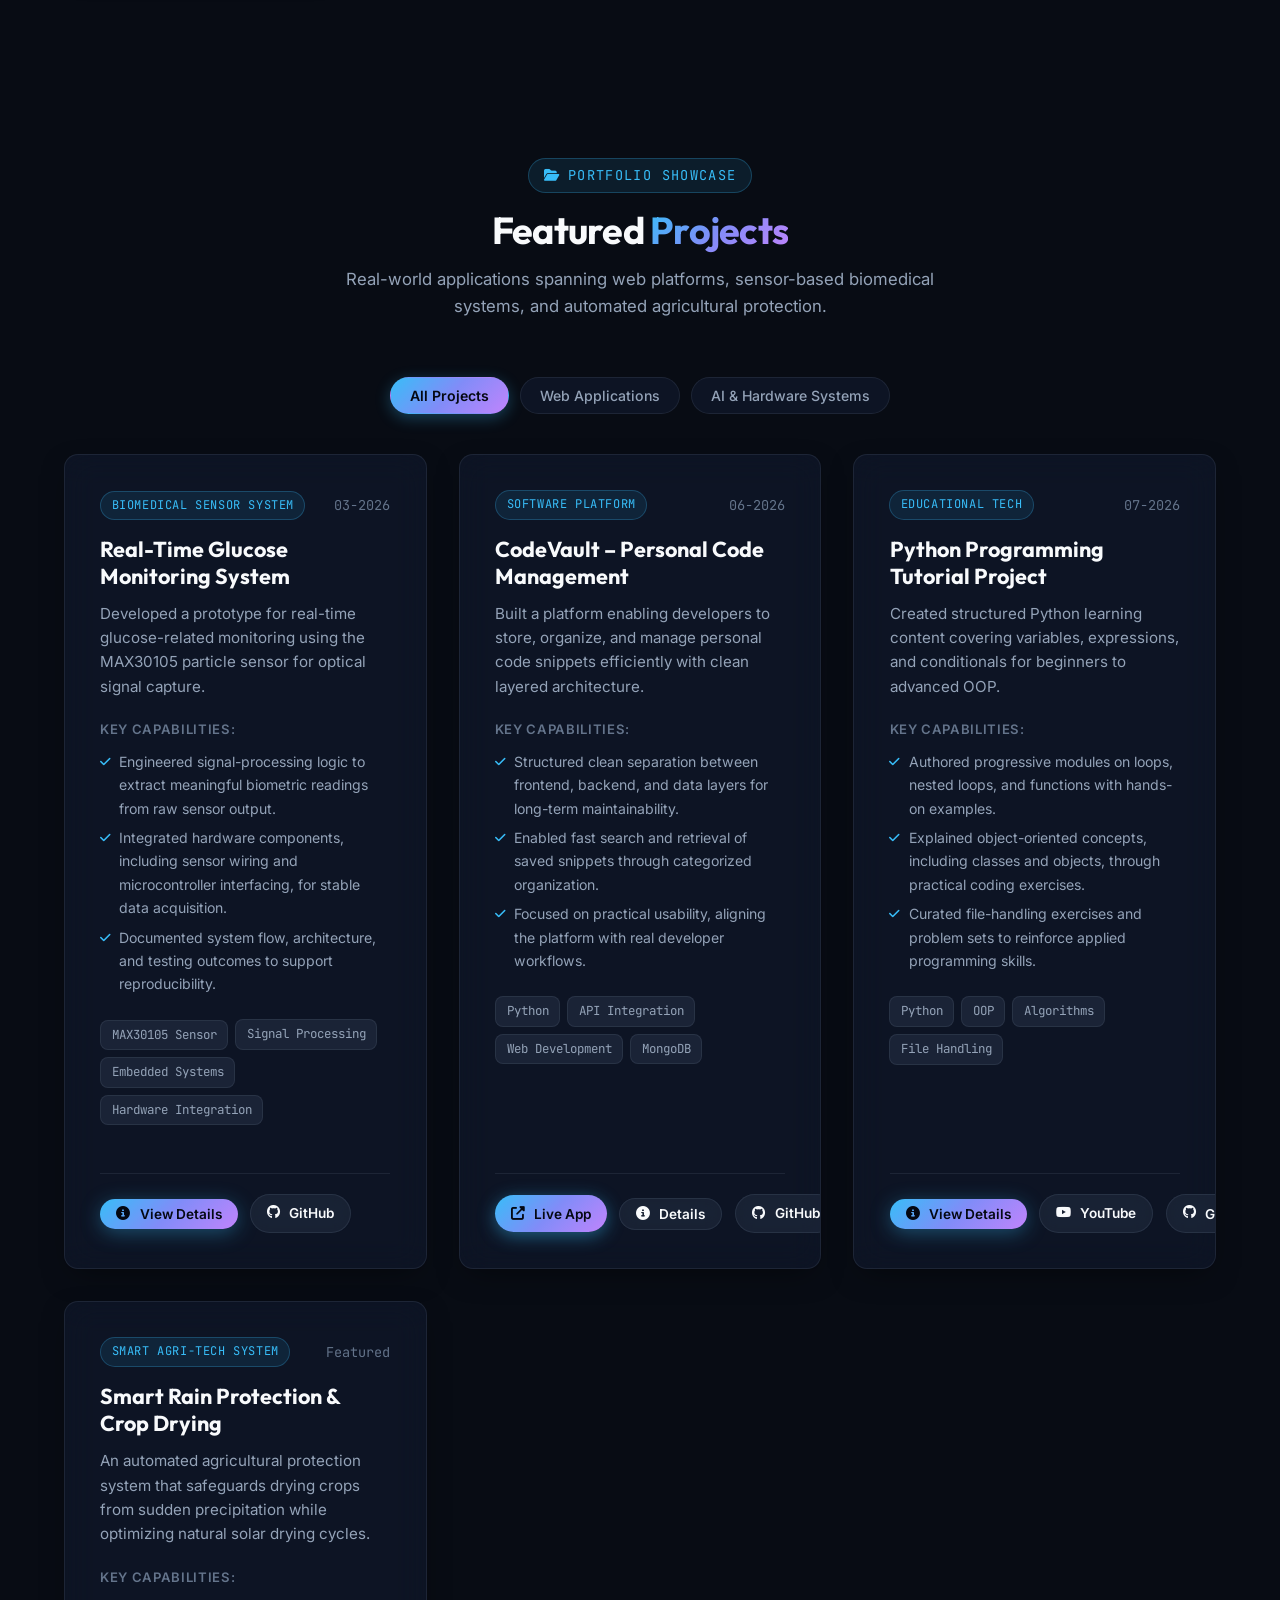
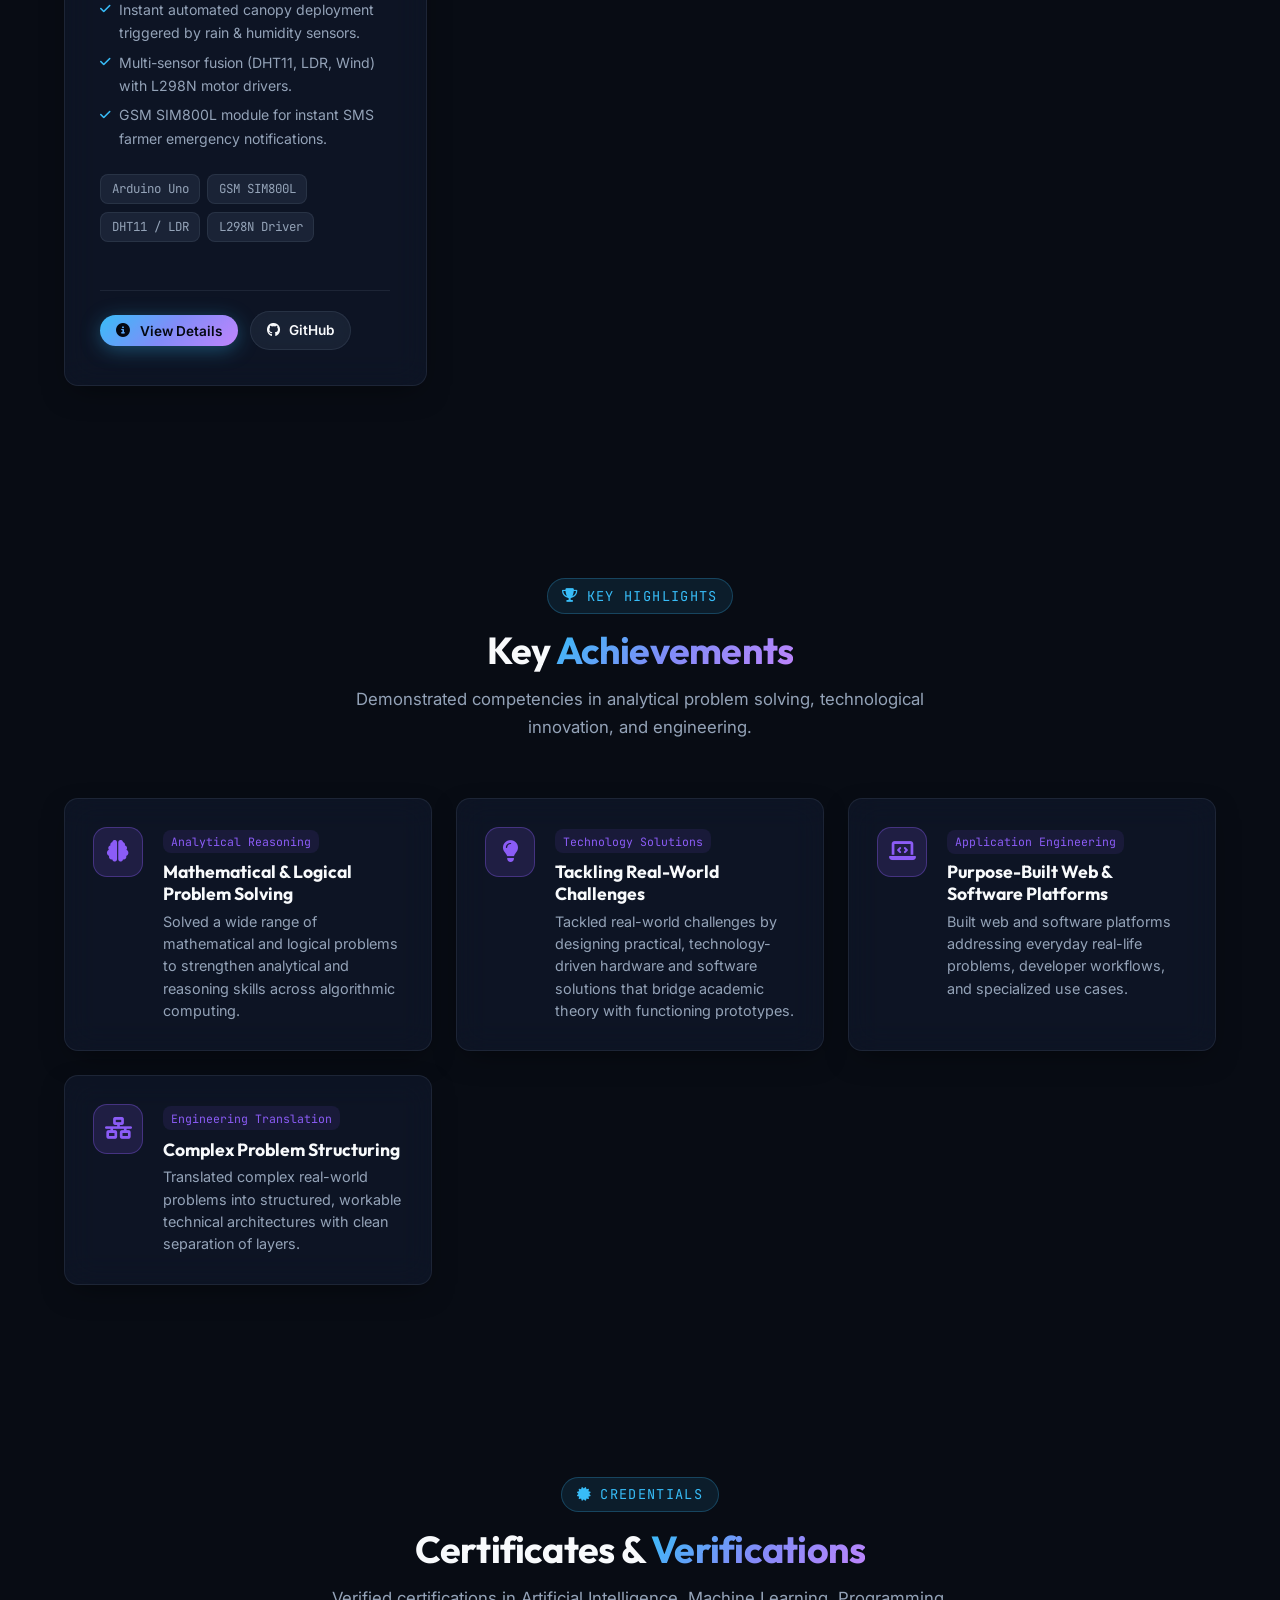
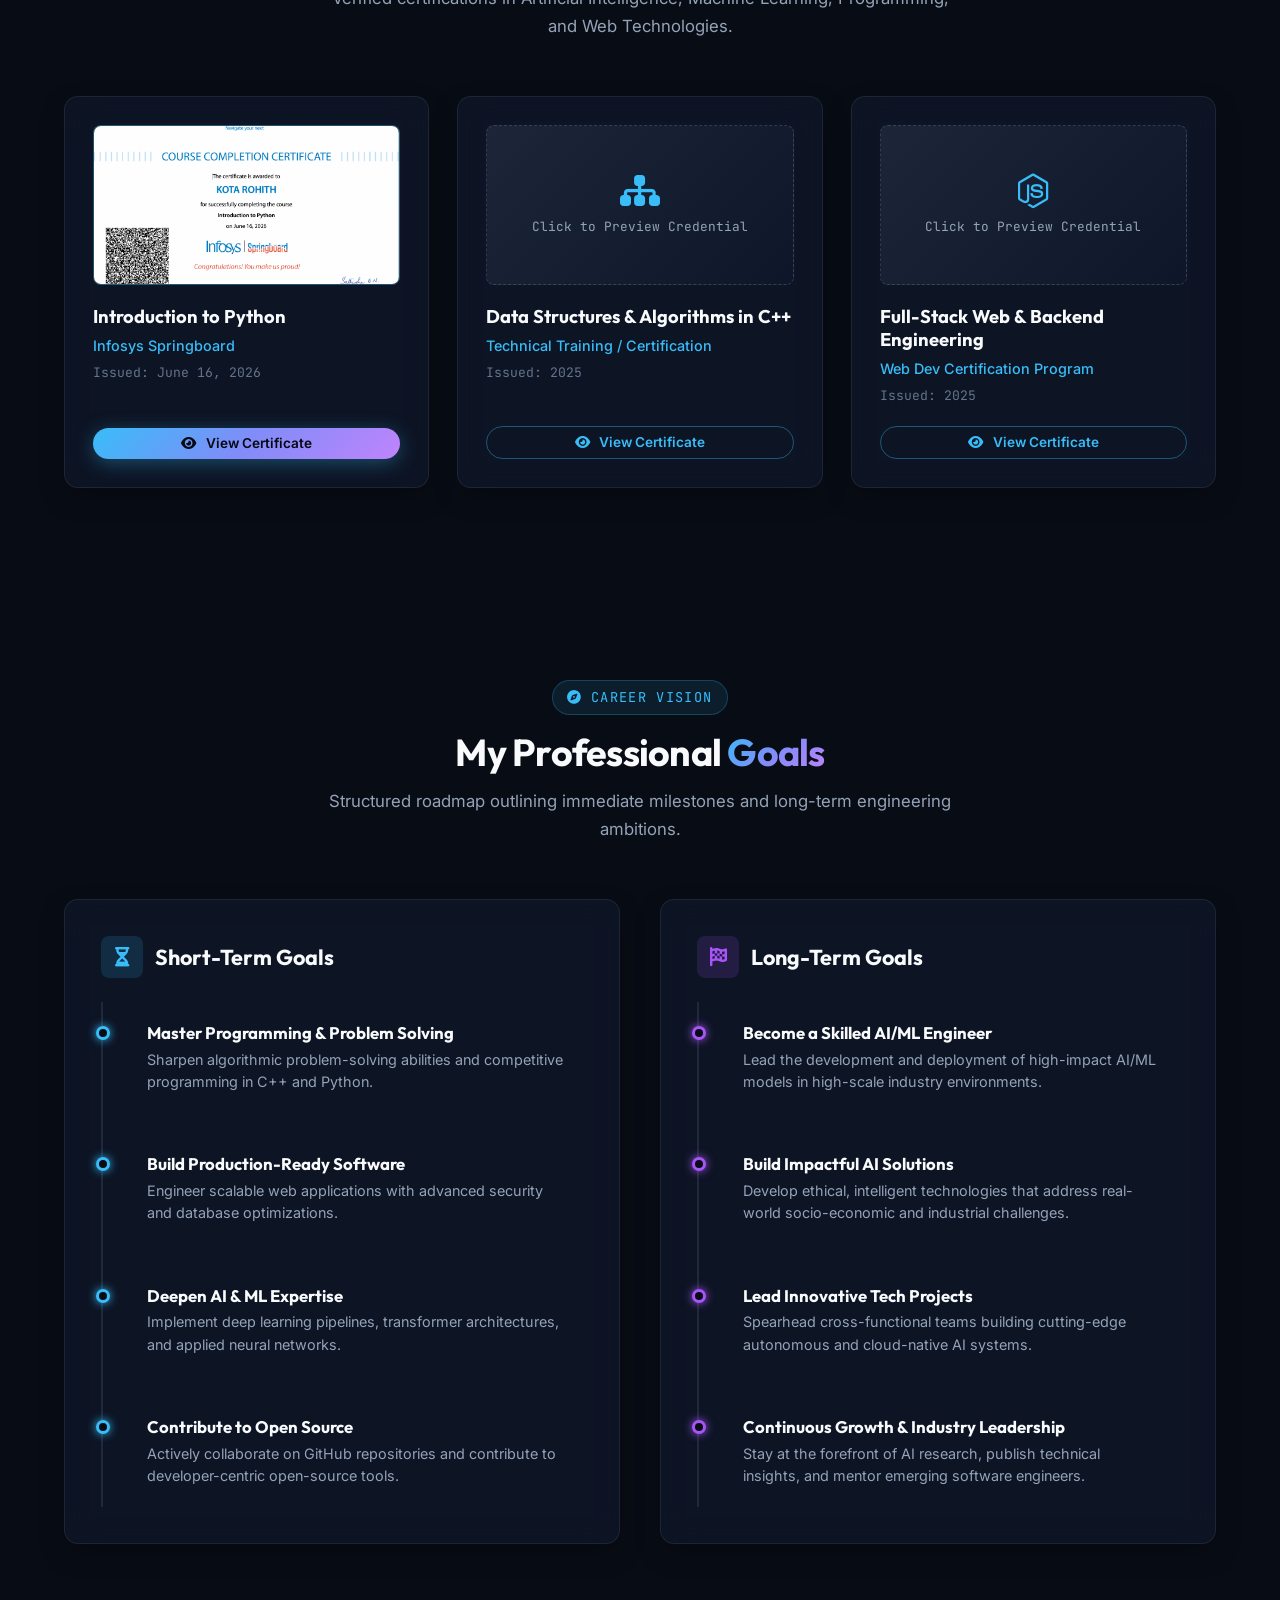
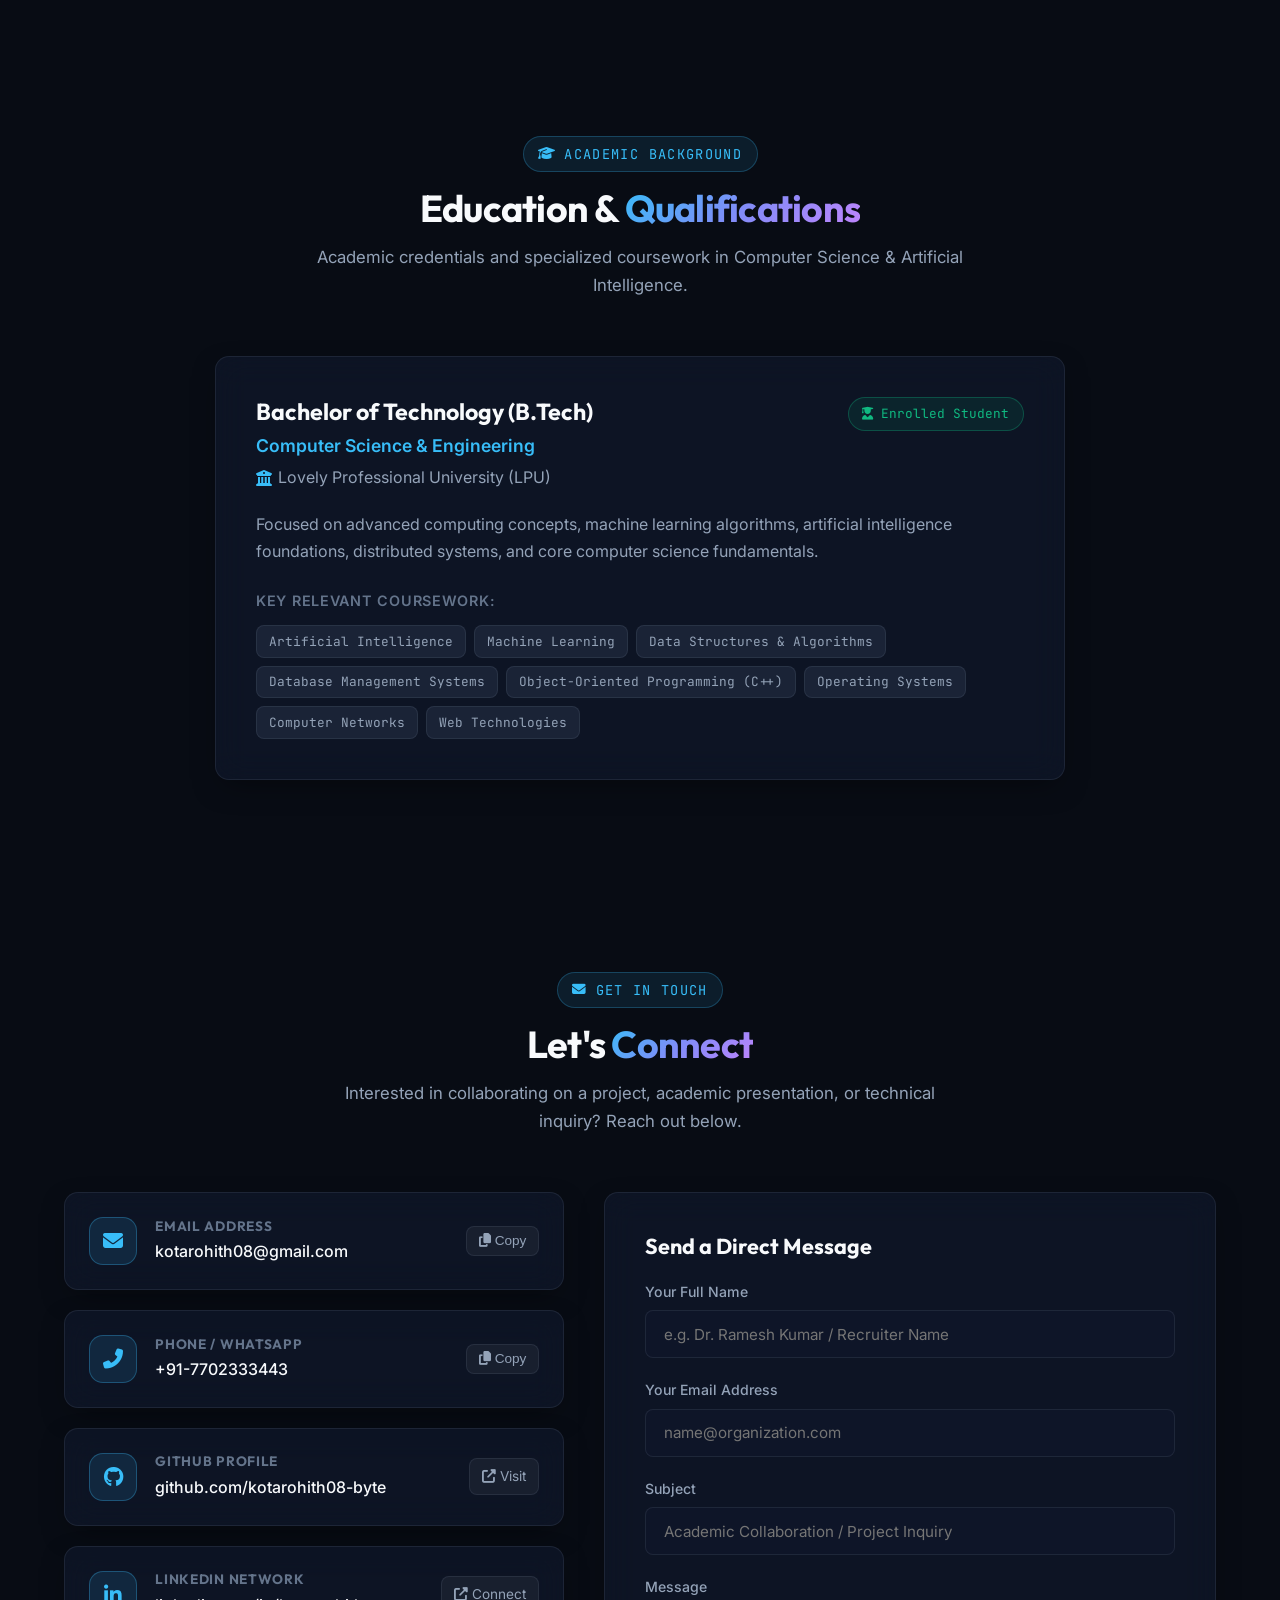
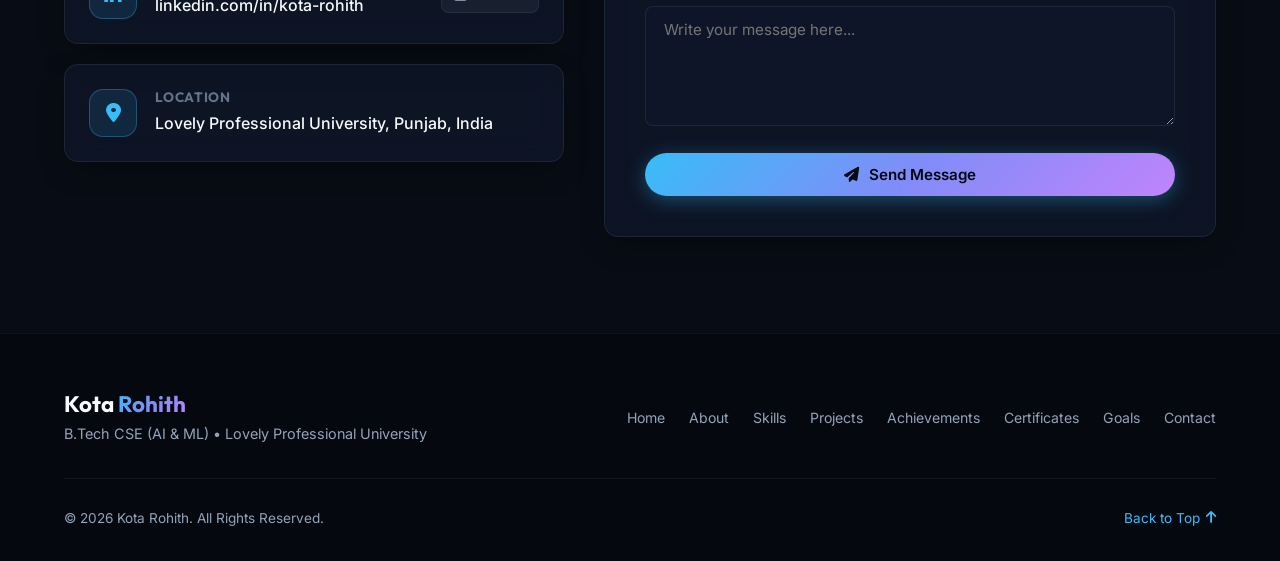
<file: index.html.html>
<!DOCTYPE html>
<html lang="en">
<head>
  <meta charset="UTF-8">
  <meta name="viewport" content="width=device-width, initial-scale=1.0">
  <meta http-equiv="X-UA-Compatible" content="ie=edge">
  <title>Kota Rohith | AI & ML Developer Portfolio</title>
  <meta name="description" content="Personal portfolio of Kota Rohith - B.Tech CSE (Artificial Intelligence & Machine Learning) student at Lovely Professional University. Showcasing software, AI/ML, and embedded IoT projects.">
  <meta name="keywords" content="Kota Rohith, AI, Machine Learning, Portfolio, LPU, B.Tech CSE, CodeStoring, Arduino, Python, C++, Web Development">
  <meta name="author" content="Kota Rohith">

  <!-- Google Fonts: Inter, Outfit, JetBrains Mono -->
  <link rel="preconnect" href="https://fonts.googleapis.com">
  <link rel="preconnect" href="https://fonts.gstatic.com" crossorigin>
  <link href="https://fonts.googleapis.com/css2?family=Inter:wght@300;400;500;600;700&family=JetBrains+Mono:wght@400;500;600&family=Outfit:wght@500;600;700;800&display=swap" rel="stylesheet">

  <!-- Font Awesome 6 Icons -->
  <link rel="stylesheet" href="https://cdnjs.cloudflare.com/ajax/libs/font-awesome/6.5.1/css/all.min.css" integrity="sha512-DTOQO9RWCH3ppGqcWaEA1BIZOC6xxalwEsw9c2QQeAIftl+Vegovlnee1c9QX4TctnWMn13TZye+giMm8e2LwA==" crossorigin="anonymous" referrerpolicy="no-referrer" />

  <!-- Stylesheets -->
  <link rel="stylesheet" href="css/style.css">
  <link rel="stylesheet" href="css/presentation.css">
</head>
<body>

  <!-- Background Ambient Glow & Neural Particle Canvas -->
  <canvas id="neural-canvas"></canvas>
  <div class="ambient-glow glow-1"></div>
  <div class="ambient-glow glow-2"></div>
  <div class="ambient-glow glow-3"></div>

  <!-- =========================================================================
       1. Navigation Bar
       ========================================================================= -->
  <nav class="navbar" id="navbar">
    <div class="container nav-container">
      <a href="#home" class="brand-logo">
        <span class="brand-badge">&lt;KR /&gt;</span>
        <span>Kota Rohith</span>
      </a>

      <!-- Desktop Nav Links -->
      <ul class="nav-links" id="nav-links">
        <li><a href="#home" class="nav-link active">Home</a></li>
        <li><a href="#about" class="nav-link">About</a></li>
        <li><a href="#skills" class="nav-link">Skills</a></li>
        <li><a href="#projects" class="nav-link">Projects</a></li>
        <li><a href="#achievements" class="nav-link">Achievements</a></li>
        <li><a href="#certificates" class="nav-link">Certificates</a></li>
        <li><a href="#goals" class="nav-link">Goals</a></li>
        <li><a href="#education" class="nav-link">Education</a></li>
        <li><a href="#contact" class="nav-link">Contact</a></li>
      </ul>

      <!-- Action Toggles -->
      <div class="nav-actions">
        <!-- Presentation Mode Toggle -->
        <button class="btn-presentation" id="presentation-toggle-btn" title="Toggle High-Contrast Presentation Mode for Projectors (Shortcut: P)">
          <i class="fas fa-desktop"></i> Present
        </button>
        <!-- Mobile Menu Hamburger -->
        <button class="mobile-menu-btn" id="mobile-menu-btn" aria-label="Toggle Navigation Menu">
          <i class="fas fa-bars"></i>
        </button>
      </div>
    </div>
  </nav>

  <!-- =========================================================================
       2. Hero / Home Section
       ========================================================================= -->
  <header class="hero-section" id="home" data-section-name="Home">
    <div class="container">
      <div class="hero-grid">
        <!-- Left Hero Content -->
        <div class="hero-content">
          <div class="hero-badge-container">
            <span class="status-badge">
              <span class="status-dot"></span> Available for Projects & Internships
            </span>
            <span class="uni-badge">
              <i class="fas fa-graduation-cap" style="color: var(--accent-cyan);"></i> Lovely Professional University
            </span>
          </div>

          <h1 class="hero-name">Rohith <span class="gradient-text">Kota</span></h1>

          <div class="hero-subtitle-container">
            <span class="hero-subtitle-prefix">Specializing in</span>
            <span class="hero-subtitle" id="typed-text"></span>
            <span class="typed-cursor">|</span>
          </div>

          <div class="hero-subdegree">
            B.Tech Computer Science & Engineering <span>(Artificial Intelligence & Machine Learning)</span>
          </div>

          <p class="hero-description">
            Actively building a career portfolio around Python, AI/ML, and LLM-based applications, with a focus on translating real-world problems into practical technical solutions.
          </p>

          <div class="hero-cta">
            <a href="#projects" class="btn btn-primary">
              <i class="fas fa-rocket"></i> View My Projects
            </a>
            <a href="assets/resume/Rohith_Kota_Resume.pdf" download="Rohith_Kota_Resume.pdf" target="_blank" class="btn btn-secondary btn-download-resume">
              <i class="fas fa-file-pdf"></i> Download Resume
            </a>
          </div>

          <div class="hero-socials">
            <a href="https://github.com/kotarohith08-byte" target="_blank" class="social-icon-btn" title="GitHub Profile">
              <i class="fab fa-github"></i>
            </a>
            <a href="https://www.linkedin.com/in/kota-rohith-undefined-92a355398/" target="_blank" class="social-icon-btn" title="LinkedIn Profile">
              <i class="fab fa-linkedin-in"></i>
            </a>
            <a href="mailto:kotarohith08@gmail.com" class="social-icon-btn" title="Email: kotarohith08@gmail.com">
              <i class="fas fa-envelope"></i>
            </a>
            <a href="tel:+917702333443" class="social-icon-btn" title="Call: +91-7702333443">
              <i class="fas fa-phone"></i>
            </a>
          </div>
        </div>

        <!-- Right Hero Visual / Professional Photo -->
        <div class="hero-visual">
          <div class="avatar-wrapper">
            <div class="avatar-inner">
              <img src="assets/images/kota-rohith.jpg" alt="Rohith Kota - B.Tech CSE (AI & ML)" style="width: 100%; height: 100%; object-fit: cover; object-position: center 20%;">
            </div>

            <!-- Orbiting Skill Badges -->
            <div class="orbit-badge badge-pos-1">
              <i class="fab fa-python" style="color: #38bdf8;"></i> Python & AI
            </div>
            <div class="orbit-badge badge-pos-2">
              <i class="fas fa-brain" style="color: #c084fc;"></i> NLP & LLMs
            </div>
            <div class="orbit-badge badge-pos-3">
              <i class="fas fa-code" style="color: #34d399;"></i> C++ & DSA
            </div>
          </div>
        </div>
      </div>
    </div>
  </header>

  <!-- =========================================================================
       3. About Me Section
       ========================================================================= -->
  <section class="section" id="about" data-section-name="About Me">
    <div class="container">
      <div class="section-header">
        <span class="section-tag"><i class="fas fa-user"></i> Professional Summary</span>
        <h2 class="section-title">Engineering <span class="gradient-text">Intelligent Solutions</span></h2>
        <p class="section-subtitle">Actively building a career portfolio around Python, AI/ML, and LLM-based applications.</p>
      </div>

      <div class="about-grid">
        <!-- Main Narrative Card -->
        <div class="glass-card about-card">
          <p class="about-intro">
            Hello! I am <strong>Rohith Kota</strong>, a Computer Science and Engineering graduate/student at <strong>Lovely Professional University (LPU)</strong>, specializing in <strong>Artificial Intelligence & Machine Learning</strong>.
          </p>
          <p class="about-text">
            I specialize in Python development, AI/ML engineering, Natural Language Processing (NLP), LLM applications, and Generative AI. My technical foundation centers on designing practical, technology-driven solutions and translating complex real-world challenges into structured, workable technical architectures.
          </p>
          <p class="about-text">
            From developing optical physiological sensor pipelines in C++ to architecting clean software platforms with backend API integrations, I focus on clean maintainability, data layers, and real developer usability.
          </p>

          <h4 class="focus-areas-header"><i class="fas fa-bullseye" style="color: var(--accent-cyan);"></i> Core Specializations</h4>
          <div class="focus-tags">
            <span class="focus-tag"><i class="fab fa-python"></i> Python Development</span>
            <span class="focus-tag"><i class="fas fa-brain"></i> AI / ML Engineering</span>
            <span class="focus-tag"><i class="fas fa-language"></i> Natural Language Processing (NLP)</span>
            <span class="focus-tag"><i class="fas fa-robot"></i> LLM Applications</span>
            <span class="focus-tag"><i class="fas fa-magic"></i> Generative AI</span>
            <span class="focus-tag"><i class="fas fa-code"></i> C++ & DSA</span>
            <span class="focus-tag"><i class="fas fa-cubes"></i> Software Development</span>
            <span class="focus-tag"><i class="fas fa-plug"></i> API Integration</span>
            <span class="focus-tag"><i class="fas fa-puzzle-piece"></i> Problem Solving</span>
          </div>
        </div>

        <!-- Academic & Focus Highlights -->
        <div class="about-stats-container">
          <div class="glass-card stat-card">
            <div class="stat-icon-wrapper">
              <i class="fas fa-university"></i>
            </div>
            <div class="stat-info">
              <h4>Institution</h4>
              <p>Lovely Professional University (LPU)</p>
            </div>
          </div>

          <div class="glass-card stat-card">
            <div class="stat-icon-wrapper">
              <i class="fas fa-microchip"></i>
            </div>
            <div class="stat-info">
              <h4>Specialization</h4>
              <p>AI & Machine Learning (CSE)</p>
            </div>
          </div>

          <div class="glass-card stat-card">
            <div class="stat-icon-wrapper">
              <i class="fas fa-chart-line"></i>
            </div>
            <div class="stat-info">
              <h4>Current Goal</h4>
              <p>Mastering Advanced ML & Real-World Systems</p>
            </div>
          </div>
        </div>
      </div>
    </div>
  </section>

  <!-- =========================================================================
       4. Skills Section
       ========================================================================= -->
  <section class="section" id="skills" data-section-name="Skills">
    <div class="container">
      <div class="section-header">
        <span class="section-tag"><i class="fas fa-tools"></i> Technical Toolkit</span>
        <h2 class="section-title">Skills & <span class="gradient-text">Competencies</span></h2>
        <p class="section-subtitle">Accurate breakdown of programming languages, frameworks, core concepts, and engineering tools.</p>
      </div>

      <!-- Skills Category Filter -->
      <div class="filter-tabs">
        <button class="filter-btn active" data-skill-filter="all">All Skills</button>
        <button class="filter-btn" data-skill-filter="aiml">AI & Machine Learning</button>
        <button class="filter-btn" data-skill-filter="languages">Programming Languages</button>
        <button class="filter-btn" data-skill-filter="corecs">Core CS & Engineering</button>
        <button class="filter-btn" data-skill-filter="tools">Tools & Platforms</button>
      </div>

      <!-- Skills Grid -->
      <div class="skills-grid" id="skills-grid">
        <!-- Python -->
        <div class="glass-card skill-card" data-category="languages">
          <div class="skill-header">
            <div class="skill-title-group">
              <div class="skill-icon"><i class="fab fa-python"></i></div>
              <span class="skill-name">Python</span>
            </div>
            <span class="skill-category-badge">Language</span>
          </div>
          <div class="skill-level-bar">
            <div class="skill-progress" style="width: 90%;"></div>
          </div>
          <div class="skill-meta">
            <span>Proficiency: Advanced</span>
            <span>AI / ML & Dev</span>
          </div>
        </div>

        <!-- C++ -->
        <div class="glass-card skill-card" data-category="languages">
          <div class="skill-header">
            <div class="skill-title-group">
              <div class="skill-icon"><i class="fas fa-code"></i></div>
              <span class="skill-name">C++</span>
            </div>
            <span class="skill-category-badge">Language</span>
          </div>
          <div class="skill-level-bar">
            <div class="skill-progress" style="width: 82%;"></div>
          </div>
          <div class="skill-meta">
            <span>Proficiency: Strong</span>
            <span>DSA & OOP</span>
          </div>
        </div>

        <!-- C -->
        <div class="glass-card skill-card" data-category="languages">
          <div class="skill-header">
            <div class="skill-title-group">
              <div class="skill-icon"><i class="fas fa-microchip"></i></div>
              <span class="skill-name">C Programming</span>
            </div>
            <span class="skill-category-badge">Language</span>
          </div>
          <div class="skill-level-bar">
            <div class="skill-progress" style="width: 78%;"></div>
          </div>
          <div class="skill-meta">
            <span>Proficiency: Intermediate</span>
            <span>Systems & Logic</span>
          </div>
        </div>

        <!-- JavaScript -->
        <div class="glass-card skill-card" data-category="languages">
          <div class="skill-header">
            <div class="skill-title-group">
              <div class="skill-icon"><i class="fab fa-js-square"></i></div>
              <span class="skill-name">JavaScript</span>
            </div>
            <span class="skill-category-badge">Language</span>
          </div>
          <div class="skill-level-bar">
            <div class="skill-progress" style="width: 80%;"></div>
          </div>
          <div class="skill-meta">
            <span>Proficiency: Intermediate</span>
            <span>Web & APIs</span>
          </div>
        </div>

        <!-- Artificial Intelligence -->
        <div class="glass-card skill-card" data-category="aiml">
          <div class="skill-header">
            <div class="skill-title-group">
              <div class="skill-icon"><i class="fas fa-brain"></i></div>
              <span class="skill-name">Artificial Intelligence</span>
            </div>
            <span class="skill-category-badge">Specialization</span>
          </div>
          <div class="skill-level-bar">
            <div class="skill-progress" style="width: 85%;"></div>
          </div>
          <div class="skill-meta">
            <span>Proficiency: Strong</span>
            <span>Core AI Models</span>
          </div>
        </div>

        <!-- Machine Learning -->
        <div class="glass-card skill-card" data-category="aiml">
          <div class="skill-header">
            <div class="skill-title-group">
              <div class="skill-icon"><i class="fas fa-network-wired"></i></div>
              <span class="skill-name">Machine Learning</span>
            </div>
            <span class="skill-category-badge">Specialization</span>
          </div>
          <div class="skill-level-bar">
            <div class="skill-progress" style="width: 82%;"></div>
          </div>
          <div class="skill-meta">
            <span>Proficiency: Strong</span>
            <span>Applied Modeling</span>
          </div>
        </div>

        <!-- NLP -->
        <div class="glass-card skill-card" data-category="aiml">
          <div class="skill-header">
            <div class="skill-title-group">
              <div class="skill-icon"><i class="fas fa-language"></i></div>
              <span class="skill-name">Natural Language Processing</span>
            </div>
            <span class="skill-category-badge">Specialization</span>
          </div>
          <div class="skill-level-bar">
            <div class="skill-progress" style="width: 80%;"></div>
          </div>
          <div class="skill-meta">
            <span>Proficiency: Intermediate</span>
            <span>Text & Language</span>
          </div>
        </div>

        <!-- Generative AI & LLMs -->
        <div class="glass-card skill-card" data-category="aiml">
          <div class="skill-header">
            <div class="skill-title-group">
              <div class="skill-icon"><i class="fas fa-robot"></i></div>
              <span class="skill-name">LLM Applications & GenAI</span>
            </div>
            <span class="skill-category-badge">Specialization</span>
          </div>
          <div class="skill-level-bar">
            <div class="skill-progress" style="width: 80%;"></div>
          </div>
          <div class="skill-meta">
            <span>Proficiency: Intermediate</span>
            <span>Applied GenAI</span>
          </div>
        </div>

        <!-- Data Structures & Algorithms -->
        <div class="glass-card skill-card" data-category="corecs">
          <div class="skill-header">
            <div class="skill-title-group">
              <div class="skill-icon"><i class="fas fa-sitemap"></i></div>
              <span class="skill-name">Data Structures & Algo</span>
            </div>
            <span class="skill-category-badge">Core CS</span>
          </div>
          <div class="skill-level-bar">
            <div class="skill-progress" style="width: 85%;"></div>
          </div>
          <div class="skill-meta">
            <span>Proficiency: Strong</span>
            <span>Problem Solving</span>
          </div>
        </div>

        <!-- Object-Oriented Programming (OOP) -->
        <div class="glass-card skill-card" data-category="corecs">
          <div class="skill-header">
            <div class="skill-title-group">
              <div class="skill-icon"><i class="fas fa-cubes"></i></div>
              <span class="skill-name">OOP & Software Engg</span>
            </div>
            <span class="skill-category-badge">Core CS</span>
          </div>
          <div class="skill-level-bar">
            <div class="skill-progress" style="width: 82%;"></div>
          </div>
          <div class="skill-meta">
            <span>Proficiency: Strong</span>
            <span>Design & Patterns</span>
          </div>
        </div>

        <!-- Computer Networks & DBMS -->
        <div class="glass-card skill-card" data-category="corecs">
          <div class="skill-header">
            <div class="skill-title-group">
              <div class="skill-icon"><i class="fas fa-database"></i></div>
              <span class="skill-name">Networks & DBMS</span>
            </div>
            <span class="skill-category-badge">Core CS</span>
          </div>
          <div class="skill-level-bar">
            <div class="skill-progress" style="width: 80%;"></div>
          </div>
          <div class="skill-meta">
            <span>Proficiency: Strong</span>
            <span>Data & Protocols</span>
          </div>
        </div>

        <!-- Git & GitHub -->
        <div class="glass-card skill-card" data-category="tools">
          <div class="skill-header">
            <div class="skill-title-group">
              <div class="skill-icon"><i class="fab fa-git-alt"></i></div>
              <span class="skill-name">Git & GitHub</span>
            </div>
            <span class="skill-category-badge">Tool</span>
          </div>
          <div class="skill-level-bar">
            <div class="skill-progress" style="width: 85%;"></div>
          </div>
          <div class="skill-meta">
            <span>Proficiency: Strong</span>
            <span>Version Control</span>
          </div>
        </div>

        <!-- VS Code & API Integration -->
        <div class="glass-card skill-card" data-category="tools">
          <div class="skill-header">
            <div class="skill-title-group">
              <div class="skill-icon"><i class="fas fa-plug"></i></div>
              <span class="skill-name">API Integration & Tools</span>
            </div>
            <span class="skill-category-badge">Tool</span>
          </div>
          <div class="skill-level-bar">
            <div class="skill-progress" style="width: 82%;"></div>
          </div>
          <div class="skill-meta">
            <span>Proficiency: Strong</span>
            <span>VS Code & APIs</span>
          </div>
        </div>
      </div>
    </div>
  </section>

  <!-- =========================================================================
       5. Projects Showcase
       ========================================================================= -->
  <section class="section" id="projects" data-section-name="Projects">
    <div class="container">
      <div class="section-header">
        <span class="section-tag"><i class="fas fa-folder-open"></i> Portfolio Showcase</span>
        <h2 class="section-title">Featured <span class="gradient-text">Projects</span></h2>
        <p class="section-subtitle">Real-world applications spanning web platforms, sensor-based biomedical systems, and automated agricultural protection.</p>
      </div>

      <!-- Project Filter -->
      <div class="filter-tabs">
        <button class="filter-btn active" data-project-filter="all">All Projects</button>
        <button class="filter-btn" data-project-filter="web">Web Applications</button>
        <button class="filter-btn" data-project-filter="systems">AI & Hardware Systems</button>
      </div>

      <!-- Project Cards Grid -->
      <div class="projects-grid">
        
        <!-- PROJECT 1: Real-Time Glucose Monitoring System -->
        <div class="glass-card project-card" data-category="systems">
          <div class="project-top">
            <div class="project-header-meta">
              <span class="project-badge">Biomedical Sensor System</span>
              <span class="project-num">03-2026</span>
            </div>
            <h3 class="project-title">Real-Time Glucose Monitoring System</h3>
            <p class="project-desc">
              Developed a prototype for real-time glucose-related monitoring using the MAX30105 particle sensor for optical signal capture.
            </p>

            <div class="project-highlights-title">Key Capabilities:</div>
            <div class="project-features">
              <div class="project-feature-item">
                <i class="fas fa-check"></i>
                <span>Engineered signal-processing logic to extract meaningful biometric readings from raw sensor output.</span>
              </div>
              <div class="project-feature-item">
                <i class="fas fa-check"></i>
                <span>Integrated hardware components, including sensor wiring and microcontroller interfacing, for stable data acquisition.</span>
              </div>
              <div class="project-feature-item">
                <i class="fas fa-check"></i>
                <span>Documented system flow, architecture, and testing outcomes to support reproducibility.</span>
              </div>
            </div>

            <div class="project-tech-tags">
              <span class="tech-tag">MAX30105 Sensor</span>
              <span class="tech-tag">Signal Processing</span>
              <span class="tech-tag">Embedded Systems</span>
              <span class="tech-tag">Hardware Integration</span>
            </div>
          </div>

          <div class="project-actions">
            <button class="btn btn-primary btn-sm" data-open-project="glucose">
              <i class="fas fa-info-circle"></i> View Details
            </button>
            <a href="https://github.com/kotarohith08-byte" target="_blank" class="btn btn-secondary btn-sm" title="View Code on GitHub">
              <i class="fab fa-github"></i> GitHub
            </a>
          </div>
        </div>

        <!-- PROJECT 2: CodeVault -->
        <div class="glass-card project-card" data-category="web">
          <div class="project-top">
            <div class="project-header-meta">
              <span class="project-badge">Software Platform</span>
              <span class="project-num">06-2026</span>
            </div>
            <h3 class="project-title">CodeVault – Personal Code Management</h3>
            <p class="project-desc">
              Built a platform enabling developers to store, organize, and manage personal code snippets efficiently with clean layered architecture.
            </p>

            <div class="project-highlights-title">Key Capabilities:</div>
            <div class="project-features">
              <div class="project-feature-item">
                <i class="fas fa-check"></i>
                <span>Structured clean separation between frontend, backend, and data layers for long-term maintainability.</span>
              </div>
              <div class="project-feature-item">
                <i class="fas fa-check"></i>
                <span>Enabled fast search and retrieval of saved snippets through categorized organization.</span>
              </div>
              <div class="project-feature-item">
                <i class="fas fa-check"></i>
                <span>Focused on practical usability, aligning the platform with real developer workflows.</span>
              </div>
            </div>

            <div class="project-tech-tags">
              <span class="tech-tag">Python</span>
              <span class="tech-tag">API Integration</span>
              <span class="tech-tag">Web Development</span>
              <span class="tech-tag">MongoDB</span>
            </div>
          </div>

          <div class="project-actions">
            <a href="https://kota-rohith.onrender.com/" target="_blank" class="btn btn-primary btn-sm" style="box-shadow: 0 4px 18px rgba(56, 189, 248, 0.45);">
              <i class="fas fa-external-link-alt"></i> Live App
            </a>
            <button class="btn btn-secondary btn-sm" data-open-project="codevault">
              <i class="fas fa-info-circle"></i> Details
            </button>
            <a href="https://github.com/kotarohith08-byte" target="_blank" class="btn btn-secondary btn-sm" title="View Code on GitHub">
              <i class="fab fa-github"></i> GitHub
            </a>
          </div>
        </div>

        <!-- PROJECT 3: Python Programming Tutorial / Learning Project -->
        <div class="glass-card project-card" data-category="web">
          <div class="project-top">
            <div class="project-header-meta">
              <span class="project-badge">Educational Tech</span>
              <span class="project-num">07-2026</span>
            </div>
            <h3 class="project-title">Python Programming Tutorial Project</h3>
            <p class="project-desc">
              Created structured Python learning content covering variables, expressions, and conditionals for beginners to advanced OOP.
            </p>

            <div class="project-highlights-title">Key Capabilities:</div>
            <div class="project-features">
              <div class="project-feature-item">
                <i class="fas fa-check"></i>
                <span>Authored progressive modules on loops, nested loops, and functions with hands-on examples.</span>
              </div>
              <div class="project-feature-item">
                <i class="fas fa-check"></i>
                <span>Explained object-oriented concepts, including classes and objects, through practical coding exercises.</span>
              </div>
              <div class="project-feature-item">
                <i class="fas fa-check"></i>
                <span>Curated file-handling exercises and problem sets to reinforce applied programming skills.</span>
              </div>
            </div>

            <div class="project-tech-tags">
              <span class="tech-tag">Python</span>
              <span class="tech-tag">OOP</span>
              <span class="tech-tag">Algorithms</span>
              <span class="tech-tag">File Handling</span>
            </div>
          </div>

          <div class="project-actions">
            <button class="btn btn-primary btn-sm" data-open-project="pythonlearning">
              <i class="fas fa-info-circle"></i> View Details
            </button>
            <a href="https://youtube.com" target="_blank" class="btn btn-secondary btn-sm" title="View on YouTube">
              <i class="fab fa-youtube"></i> YouTube
            </a>
            <a href="https://github.com/kotarohith08-byte" target="_blank" class="btn btn-secondary btn-sm" title="View GitHub">
              <i class="fab fa-github"></i> GitHub
            </a>
          </div>
        </div>

        <!-- PROJECT 4: Smart AI-Enabled Rain Protection & Crop Drying System -->
        <div class="glass-card project-card" data-category="systems">
          <div class="project-top">
            <div class="project-header-meta">
              <span class="project-badge">Smart Agri-Tech System</span>
              <span class="project-num">Featured</span>
            </div>
            <h3 class="project-title">Smart Rain Protection & Crop Drying</h3>
            <p class="project-desc">
              An automated agricultural protection system that safeguards drying crops from sudden precipitation while optimizing natural solar drying cycles.
            </p>

            <div class="project-highlights-title">Key Capabilities:</div>
            <div class="project-features">
              <div class="project-feature-item">
                <i class="fas fa-check"></i>
                <span>Instant automated canopy deployment triggered by rain & humidity sensors.</span>
              </div>
              <div class="project-feature-item">
                <i class="fas fa-check"></i>
                <span>Multi-sensor fusion (DHT11, LDR, Wind) with L298N motor drivers.</span>
              </div>
              <div class="project-feature-item">
                <i class="fas fa-check"></i>
                <span>GSM SIM800L module for instant SMS farmer emergency notifications.</span>
              </div>
            </div>

            <div class="project-tech-tags">
              <span class="tech-tag">Arduino Uno</span>
              <span class="tech-tag">GSM SIM800L</span>
              <span class="tech-tag">DHT11 / LDR</span>
              <span class="tech-tag">L298N Driver</span>
            </div>
          </div>

          <div class="project-actions">
            <button class="btn btn-primary btn-sm" data-open-project="cropdrying">
              <i class="fas fa-info-circle"></i> View Details
            </button>
            <a href="https://github.com/kotarohith08-byte" target="_blank" class="btn btn-secondary btn-sm" title="View Code on GitHub">
              <i class="fab fa-github"></i> GitHub
            </a>
          </div>
        </div>

      </div>
    </div>
  </section>

  <!-- =========================================================================
       6. Achievements Section
       ========================================================================= -->
  <section class="section" id="achievements" data-section-name="Achievements">
    <div class="container">
      <div class="section-header">
        <span class="section-tag"><i class="fas fa-trophy"></i> Key Highlights</span>
        <h2 class="section-title">Key <span class="gradient-text">Achievements</span></h2>
        <p class="section-subtitle">Demonstrated competencies in analytical problem solving, technological innovation, and engineering.</p>
      </div>

      <div class="achievements-grid">
        <!-- Achievement 1: Mathematical & Analytical Problem Solving -->
        <div class="glass-card achievement-card">
          <div class="achievement-icon">
            <i class="fas fa-brain"></i>
          </div>
          <div class="achievement-content">
            <span class="achievement-type-badge">Analytical Reasoning</span>
            <h4>Mathematical & Logical Problem Solving</h4>
            <p>Solved a wide range of mathematical and logical problems to strengthen analytical and reasoning skills across algorithmic computing.</p>
          </div>
        </div>

        <!-- Achievement 2: Real-World Solutions -->
        <div class="glass-card achievement-card">
          <div class="achievement-icon">
            <i class="fas fa-lightbulb"></i>
          </div>
          <div class="achievement-content">
            <span class="achievement-type-badge">Technology Solutions</span>
            <h4>Tackling Real-World Challenges</h4>
            <p>Tackled real-world challenges by designing practical, technology-driven hardware and software solutions that bridge academic theory with functioning prototypes.</p>
          </div>
        </div>

        <!-- Achievement 3: Practical Software Applications -->
        <div class="glass-card achievement-card">
          <div class="achievement-icon">
            <i class="fas fa-laptop-code"></i>
          </div>
          <div class="achievement-content">
            <span class="achievement-type-badge">Application Engineering</span>
            <h4>Purpose-Built Web & Software Platforms</h4>
            <p>Built web and software platforms addressing everyday real-life problems, developer workflows, and specialized use cases.</p>
          </div>
        </div>

        <!-- Achievement 4: Technical Translation -->
        <div class="glass-card achievement-card">
          <div class="achievement-icon">
            <i class="fas fa-network-wired"></i>
          </div>
          <div class="achievement-content">
            <span class="achievement-type-badge">Engineering Translation</span>
            <h4>Complex Problem Structuring</h4>
            <p>Translated complex real-world problems into structured, workable technical architectures with clean separation of layers.</p>
          </div>
        </div>
      </div>
    </div>
  </section>

  <!-- =========================================================================
       7. Certificates Gallery
       ========================================================================= -->
  <section class="section" id="certificates" data-section-name="Certifications">
    <div class="container">
      <div class="section-header">
        <span class="section-tag"><i class="fas fa-certificate"></i> Credentials</span>
        <h2 class="section-title">Certificates & <span class="gradient-text">Verifications</span></h2>
        <p class="section-subtitle">Verified certifications in Artificial Intelligence, Machine Learning, Programming, and Web Technologies.</p>
      </div>

      <div class="certificates-grid">
        <!-- Certificate 1: Infosys Springboard - Introduction to Python -->
        <div class="glass-card certificate-card">
          <div>
            <div class="cert-thumbnail" style="padding: 0; overflow: hidden; border: 1px solid var(--border-glass-hover);" data-open-cert data-cert-title="Introduction to Python" data-cert-issuer="Infosys Springboard" data-cert-date="June 16, 2026" data-cert-img="assets/certificates/infosys-python-certificate.png" data-cert-verify-url="https://verify.onwingspan.com">
              <img src="assets/certificates/infosys-python-certificate.png" alt="Introduction to Python - Infosys Springboard" style="width: 100%; height: 100%; object-fit: cover;">
            </div>
            <h4 class="cert-title">Introduction to Python</h4>
            <div class="cert-issuer">Infosys Springboard</div>
            <div class="cert-date">Issued: June 16, 2026</div>
          </div>
          <button class="btn btn-primary btn-sm" data-open-cert data-cert-title="Introduction to Python" data-cert-issuer="Infosys Springboard" data-cert-date="June 16, 2026" data-cert-img="assets/certificates/infosys-python-certificate.png" data-cert-verify-url="https://verify.onwingspan.com">
            <i class="fas fa-eye"></i> View Certificate
          </button>
        </div>

        <!-- Certificate 2 Placeholder -->
        <div class="glass-card certificate-card">
          <div>
            <div class="cert-thumbnail" data-open-cert data-cert-title="Data Structures & Algorithms in C++" data-cert-issuer="Coding Platform / LPU" data-cert-date="2025">
              <i class="fas fa-sitemap"></i>
              <span>Click to Preview Credential</span>
            </div>
            <h4 class="cert-title">Data Structures & Algorithms in C++</h4>
            <div class="cert-issuer">Technical Training / Certification</div>
            <div class="cert-date">Issued: 2025</div>
          </div>
          <button class="btn btn-outline btn-sm" data-open-cert data-cert-title="Data Structures & Algorithms in C++" data-cert-issuer="Technical Training / Certification" data-cert-date="2025">
            <i class="fas fa-eye"></i> View Certificate
          </button>
        </div>

        <!-- Certificate 3 Placeholder -->
        <div class="glass-card certificate-card">
          <div>
            <div class="cert-thumbnail" data-open-cert data-cert-title="Full-Stack Web Development & Node.js" data-cert-issuer="Web Certification Authority" data-cert-date="2025">
              <i class="fab fa-node-js"></i>
              <span>Click to Preview Credential</span>
            </div>
            <h4 class="cert-title">Full-Stack Web & Backend Engineering</h4>
            <div class="cert-issuer">Web Dev Certification Program</div>
            <div class="cert-date">Issued: 2025</div>
          </div>
          <button class="btn btn-outline btn-sm" data-open-cert data-cert-title="Full-Stack Web & Backend Engineering" data-cert-issuer="Web Dev Certification Program" data-cert-date="2025">
            <i class="fas fa-eye"></i> View Certificate
          </button>
        </div>
      </div>
    </div>
  </section>

  <!-- =========================================================================
       8. Goals Section (Roadmap)
       ========================================================================= -->
  <section class="section" id="goals" data-section-name="Goals Roadmap">
    <div class="container">
      <div class="section-header">
        <span class="section-tag"><i class="fas fa-compass"></i> Career Vision</span>
        <h2 class="section-title">My Professional <span class="gradient-text">Goals</span></h2>
        <p class="section-subtitle">Structured roadmap outlining immediate milestones and long-term engineering ambitions.</p>
      </div>

      <div class="goals-container">
        <!-- Short-Term Goals Column -->
        <div class="glass-card" style="padding: 2.25rem;">
          <div class="goals-column-header">
            <div class="goals-column-icon short-term-icon">
              <i class="fas fa-hourglass-half"></i>
            </div>
            <h3 class="goals-column-title">Short-Term Goals</h3>
          </div>

          <div class="timeline-list">
            <div class="timeline-item">
              <div class="timeline-dot"></div>
              <h4>Master Programming & Problem Solving</h4>
              <p>Sharpen algorithmic problem-solving abilities and competitive programming in C++ and Python.</p>
            </div>

            <div class="timeline-item">
              <div class="timeline-dot"></div>
              <h4>Build Production-Ready Software</h4>
              <p>Engineer scalable web applications with advanced security and database optimizations.</p>
            </div>

            <div class="timeline-item">
              <div class="timeline-dot"></div>
              <h4>Deepen AI & ML Expertise</h4>
              <p>Implement deep learning pipelines, transformer architectures, and applied neural networks.</p>
            </div>

            <div class="timeline-item">
              <div class="timeline-dot"></div>
              <h4>Contribute to Open Source</h4>
              <p>Actively collaborate on GitHub repositories and contribute to developer-centric open-source tools.</p>
            </div>
          </div>
        </div>

        <!-- Long-Term Goals Column -->
        <div class="glass-card" style="padding: 2.25rem;">
          <div class="goals-column-header">
            <div class="goals-column-icon long-term-icon">
              <i class="fas fa-flag-checkered"></i>
            </div>
            <h3 class="goals-column-title">Long-Term Goals</h3>
          </div>

          <div class="timeline-list">
            <div class="timeline-item">
              <div class="timeline-dot long-term-dot"></div>
              <h4>Become a Skilled AI/ML Engineer</h4>
              <p>Lead the development and deployment of high-impact AI/ML models in high-scale industry environments.</p>
            </div>

            <div class="timeline-item">
              <div class="timeline-dot long-term-dot"></div>
              <h4>Build Impactful AI Solutions</h4>
              <p>Develop ethical, intelligent technologies that address real-world socio-economic and industrial challenges.</p>
            </div>

            <div class="timeline-item">
              <div class="timeline-dot long-term-dot"></div>
              <h4>Lead Innovative Tech Projects</h4>
              <p>Spearhead cross-functional teams building cutting-edge autonomous and cloud-native AI systems.</p>
            </div>

            <div class="timeline-item">
              <div class="timeline-dot long-term-dot"></div>
              <h4>Continuous Growth & Industry Leadership</h4>
              <p>Stay at the forefront of AI research, publish technical insights, and mentor emerging software engineers.</p>
            </div>
          </div>
        </div>
      </div>
    </div>
  </section>

  <!-- =========================================================================
       9. Education Section
       ========================================================================= -->
  <section class="section" id="education" data-section-name="Education">
    <div class="container">
      <div class="section-header">
        <span class="section-tag"><i class="fas fa-graduation-cap"></i> Academic Background</span>
        <h2 class="section-title">Education & <span class="gradient-text">Qualifications</span></h2>
        <p class="section-subtitle">Academic credentials and specialized coursework in Computer Science & Artificial Intelligence.</p>
      </div>

      <div class="education-wrapper">
        <div class="glass-card edu-card">
          <div class="edu-header">
            <div>
              <h3 class="edu-degree">Bachelor of Technology (B.Tech)</h3>
              <div class="edu-spec">Computer Science & Engineering</div>
              <div class="edu-institution">
                <i class="fas fa-university" style="color: var(--accent-cyan);"></i> Lovely Professional University (LPU)
              </div>
            </div>
            <span class="edu-badge-status">
              <i class="fas fa-user-graduate"></i> Enrolled Student
            </span>
          </div>

          <p style="color: var(--text-secondary); line-height: 1.7; margin-top: 1rem;">
            Focused on advanced computing concepts, machine learning algorithms, artificial intelligence foundations, distributed systems, and core computer science fundamentals.
          </p>

          <div class="edu-coursework-title">Key Relevant Coursework:</div>
          <div class="coursework-pills">
            <span class="course-pill">Artificial Intelligence</span>
            <span class="course-pill">Machine Learning</span>
            <span class="course-pill">Data Structures & Algorithms</span>
            <span class="course-pill">Database Management Systems</span>
            <span class="course-pill">Object-Oriented Programming (C++)</span>
            <span class="course-pill">Operating Systems</span>
            <span class="course-pill">Computer Networks</span>
            <span class="course-pill">Web Technologies</span>
          </div>
        </div>
      </div>
    </div>
  </section>

  <!-- =========================================================================
       10. Contact Section
       ========================================================================= -->
  <section class="section" id="contact" data-section-name="Contact">
    <div class="container">
      <div class="section-header">
        <span class="section-tag"><i class="fas fa-envelope"></i> Get In Touch</span>
        <h2 class="section-title">Let's <span class="gradient-text">Connect</span></h2>
        <p class="section-subtitle">Interested in collaborating on a project, academic presentation, or technical inquiry? Reach out below.</p>
      </div>

      <div class="contact-grid">
        <!-- Contact Info Cards -->
        <div class="contact-info-cards">
          <!-- Email Card -->
          <div class="glass-card contact-card">
            <div class="contact-card-left">
              <div class="contact-icon"><i class="fas fa-envelope"></i></div>
              <div class="contact-details">
                <h5>Email Address</h5>
                <p><a href="mailto:kotarohith08@gmail.com">kotarohith08@gmail.com</a></p>
              </div>
            </div>
            <button class="copy-btn" data-copy-text="kotarohith08@gmail.com" title="Copy Email">
              <i class="fas fa-copy"></i> Copy
            </button>
          </div>

          <!-- Phone / Mobile Card -->
          <div class="glass-card contact-card">
            <div class="contact-card-left">
              <div class="contact-icon"><i class="fas fa-phone-alt"></i></div>
              <div class="contact-details">
                <h5>Phone / WhatsApp</h5>
                <p><a href="tel:+917702333443">+91-7702333443</a></p>
              </div>
            </div>
            <button class="copy-btn" data-copy-text="+917702333443" title="Copy Phone Number">
              <i class="fas fa-copy"></i> Copy
            </button>
          </div>

          <!-- GitHub Card -->
          <div class="glass-card contact-card">
            <div class="contact-card-left">
              <div class="contact-icon"><i class="fab fa-github"></i></div>
              <div class="contact-details">
                <h5>GitHub Profile</h5>
                <a href="https://github.com/kotarohith08-byte" target="_blank">github.com/kotarohith08-byte</a>
              </div>
            </div>
            <a href="https://github.com/kotarohith08-byte" target="_blank" class="copy-btn">
              <i class="fas fa-external-link-alt"></i> Visit
            </a>
          </div>

          <!-- LinkedIn Card -->
          <div class="glass-card contact-card">
            <div class="contact-card-left">
              <div class="contact-icon"><i class="fab fa-linkedin-in"></i></div>
              <div class="contact-details">
                <h5>LinkedIn Network</h5>
                <a href="https://www.linkedin.com/in/kota-rohith-undefined-92a355398/" target="_blank">linkedin.com/in/kota-rohith</a>
              </div>
            </div>
            <a href="https://www.linkedin.com/in/kota-rohith-undefined-92a355398/" target="_blank" class="copy-btn">
              <i class="fas fa-external-link-alt"></i> Connect
            </a>
          </div>

          <!-- University Location -->
          <div class="glass-card contact-card">
            <div class="contact-card-left">
              <div class="contact-icon"><i class="fas fa-map-marker-alt"></i></div>
              <div class="contact-details">
                <h5>Location</h5>
                <p>Lovely Professional University, Punjab, India</p>
              </div>
            </div>
          </div>
        </div>

        <!-- Contact Form -->
        <div class="glass-card contact-form-card">
          <h3 style="font-size: 1.35rem; margin-bottom: 1.25rem;">Send a Direct Message</h3>
          <form id="portfolio-contact-form">
            <div class="form-group">
              <label class="form-label" for="contact-name">Your Full Name</label>
              <input type="text" id="contact-name" class="form-control" placeholder="e.g. Dr. Ramesh Kumar / Recruiter Name" required>
            </div>
            <div class="form-group">
              <label class="form-label" for="contact-email">Your Email Address</label>
              <input type="email" id="contact-email" class="form-control" placeholder="name@organization.com" required>
            </div>
            <div class="form-group">
              <label class="form-label" for="contact-subject">Subject</label>
              <input type="text" id="contact-subject" class="form-control" placeholder="Academic Collaboration / Project Inquiry" required>
            </div>
            <div class="form-group">
              <label class="form-label" for="contact-message">Message</label>
              <textarea id="contact-message" class="form-control" placeholder="Write your message here..." required></textarea>
            </div>
            <button type="submit" class="btn btn-primary" style="width: 100%;">
              <i class="fas fa-paper-plane"></i> Send Message
            </button>
          </form>
        </div>
      </div>
    </div>
  </section>

  <!-- =========================================================================
       11. Footer
       ========================================================================= -->
  <footer class="footer">
    <div class="container">
      <div class="footer-top">
        <div class="footer-brand">
          <h3>Kota <span class="gradient-text">Rohith</span></h3>
          <p>B.Tech CSE (AI & ML) • Lovely Professional University</p>
        </div>
        <div class="footer-links">
          <a href="#home" class="footer-link">Home</a>
          <a href="#about" class="footer-link">About</a>
          <a href="#skills" class="footer-link">Skills</a>
          <a href="#projects" class="footer-link">Projects</a>
          <a href="#achievements" class="footer-link">Achievements</a>
          <a href="#certificates" class="footer-link">Certificates</a>
          <a href="#goals" class="footer-link">Goals</a>
          <a href="#contact" class="footer-link">Contact</a>
        </div>
      </div>
      <div class="footer-bottom">
        <p>&copy; 2026 Kota Rohith. All Rights Reserved.</p>
        <div class="back-to-top" id="back-to-top">
          <span>Back to Top</span> <i class="fas fa-arrow-up"></i>
        </div>
      </div>
    </div>
  </footer>

  <!-- =========================================================================
       12. Modals & Notifications
       ========================================================================= -->
  <!-- Project Deep-Dive Modal -->
  <div class="modal-overlay" id="project-modal" aria-hidden="true" role="dialog">
    <div class="modal-content">
      <button class="modal-close-btn" id="modal-close-btn" aria-label="Close Modal">
        <i class="fas fa-times"></i>
      </button>
      <div class="modal-body" id="modal-body-content">
        <!-- Dynamic content rendered by main.js -->
      </div>
    </div>
  </div>

  <!-- Certificate Viewer Modal -->
  <div class="modal-overlay" id="cert-modal" aria-hidden="true" role="dialog">
    <div class="modal-content">
      <button class="modal-close-btn" id="cert-close-btn" aria-label="Close Modal">
        <i class="fas fa-times"></i>
      </button>
      <div class="modal-body" id="cert-modal-body">
        <!-- Dynamic certificate preview rendered by main.js -->
      </div>
    </div>
  </div>

  <!-- Toast Notification Container -->
  <div class="toast-container" id="toast-container"></div>

  <!-- Scripts -->
  <script src="js/neural-canvas.js"></script>
  <script src="js/presentation.js"></script>
  <script src="js/main.js"></script>
</body>
</html>
</file>
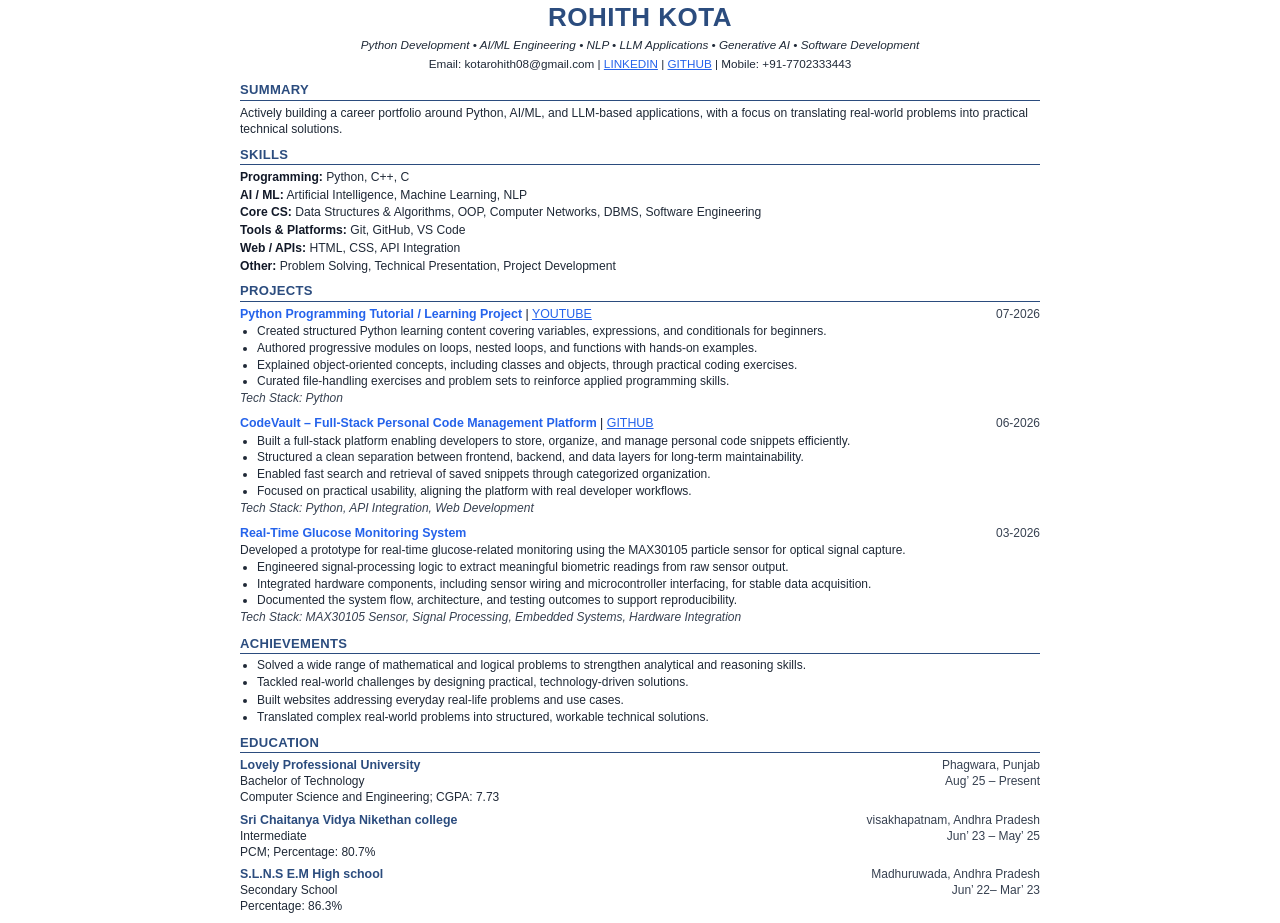
<file: assets/resume/resume.html>
<!DOCTYPE html>
<html lang="en">
<head>
  <meta charset="UTF-8">
  <title>Rohith Kota - Resume</title>
  <style>
    @page {
      size: letter portrait;
      margin: 0.32in 0.42in 0.32in 0.42in;
    }
    * {
      box-sizing: border-box;
      margin: 0;
      padding: 0;
    }
    html, body {
      background-color: #ffffff;
      color: #111827;
      font-family: Arial, "Helvetica Neue", Helvetica, sans-serif;
      font-size: 9.3pt;
      line-height: 1.32;
      -webkit-print-color-adjust: exact;
      print-color-adjust: exact;
    }
    .resume-container {
      width: 100%;
      max-width: 800px;
      margin: 0 auto;
    }
    /* Header */
    .header {
      text-align: center;
      margin-bottom: 10px;
    }
    .name {
      font-size: 19.5pt;
      font-weight: bold;
      color: #2b4c7e;
      letter-spacing: 0.5px;
      margin-bottom: 3px;
      text-transform: uppercase;
    }
    .tagline {
      font-size: 8.8pt;
      font-style: italic;
      color: #1f2937;
      margin-bottom: 3px;
    }
    .contact-info {
      font-size: 8.8pt;
      color: #1f2937;
    }
    .contact-info a, .proj-link {
      color: #2563eb;
      text-decoration: underline;
    }
    .contact-info .email-text {
      color: #1f2937;
      text-decoration: none;
    }
    /* Section Styles */
    .section {
      margin-bottom: 8.5px;
    }
    .section-title {
      font-size: 9.8pt;
      font-weight: bold;
      color: #2b4c7e;
      text-transform: uppercase;
      letter-spacing: 0.3px;
      border-bottom: 1.2px solid #2b4c7e;
      padding-bottom: 1px;
      margin-bottom: 4px;
    }
    /* Summary */
    .summary-text {
      font-size: 9.1pt;
      color: #1f2937;
      line-height: 1.34;
      text-align: left;
    }
    /* Skills */
    .skills-table {
      width: 100%;
      font-size: 9.1pt;
      line-height: 1.34;
    }
    .skills-row {
      margin-bottom: 1.5px;
      color: #1f2937;
    }
    .skills-label {
      font-weight: bold;
      color: #111827;
    }
    /* Projects */
    .project-item {
      margin-bottom: 8px;
    }
    .project-header {
      display: flex;
      justify-content: space-between;
      align-items: baseline;
      font-size: 9.3pt;
      margin-bottom: 1px;
    }
    .project-title {
      font-weight: bold;
      color: #2563eb;
    }
    .project-date {
      font-weight: normal;
      color: #374151;
      font-size: 9pt;
      white-space: nowrap;
    }
    .project-subtext {
      font-size: 9pt;
      color: #1f2937;
      margin-bottom: 1.5px;
      line-height: 1.3;
    }
    .bullet-list {
      list-style-type: disc;
      padding-left: 17px;
      margin: 1.5px 0 1.5px 0;
    }
    .bullet-list li {
      font-size: 9pt;
      line-height: 1.3;
      color: #1f2937;
      margin-bottom: 1.2px;
    }
    .tech-stack {
      font-size: 9pt;
      font-style: italic;
      color: #374151;
      margin-top: 1.5px;
    }
    /* Achievements */
    .achievements-list {
      list-style-type: disc;
      padding-left: 17px;
      margin-top: 1.5px;
    }
    .achievements-list li {
      font-size: 9pt;
      line-height: 1.32;
      color: #1f2937;
      margin-bottom: 1.5px;
    }
    /* Education */
    .edu-item {
      margin-bottom: 6px;
    }
    .edu-row-1 {
      display: flex;
      justify-content: space-between;
      align-items: baseline;
      font-size: 9.3pt;
    }
    .edu-school {
      font-weight: bold;
      color: #2b4c7e;
    }
    .edu-location {
      color: #374151;
      font-size: 9pt;
    }
    .edu-row-2 {
      display: flex;
      justify-content: space-between;
      align-items: baseline;
      font-size: 9pt;
      color: #1f2937;
    }
    .edu-degree {
      font-style: normal;
    }
    .edu-period {
      color: #374151;
      font-size: 9pt;
    }
    .edu-row-3 {
      font-size: 9pt;
      color: #1f2937;
    }
  </style>
</head>
<body>
  <div class="resume-container">
    <!-- Header -->
    <header class="header">
      <h1 class="name">ROHITH KOTA</h1>
      <div class="tagline">
        Python Development &bull; AI/ML Engineering &bull; NLP &bull; LLM Applications &bull; Generative AI &bull; Software Development
      </div>
      <div class="contact-info">
        Email: <span class="email-text">kotarohith08@gmail.com</span> | 
        <a href="https://www.linkedin.com/in/kota-rohith-undefined-92a355398/" target="_blank">LINKEDIN</a> | 
        <a href="https://github.com/kotarohith08-byte" target="_blank">GITHUB</a> | 
        Mobile: +91-7702333443
      </div>
    </header>

    <!-- Summary -->
    <section class="section">
      <h2 class="section-title">SUMMARY</h2>
      <p class="summary-text">
        Actively building a career portfolio around Python, AI/ML, and LLM-based applications, with a focus on translating real-world problems into practical technical solutions.
      </p>
    </section>

    <!-- Skills -->
    <section class="section">
      <h2 class="section-title">SKILLS</h2>
      <div class="skills-table">
        <div class="skills-row"><span class="skills-label">Programming:</span> Python, C++, C</div>
        <div class="skills-row"><span class="skills-label">AI / ML:</span> Artificial Intelligence, Machine Learning, NLP</div>
        <div class="skills-row"><span class="skills-label">Core CS:</span> Data Structures &amp; Algorithms, OOP, Computer Networks, DBMS, Software Engineering</div>
        <div class="skills-row"><span class="skills-label">Tools &amp; Platforms:</span> Git, GitHub, VS Code</div>
        <div class="skills-row"><span class="skills-label">Web / APIs:</span> HTML, CSS, API Integration</div>
        <div class="skills-row"><span class="skills-label">Other:</span> Problem Solving, Technical Presentation, Project Development</div>
      </div>
    </section>

    <!-- Projects -->
    <section class="section">
      <h2 class="section-title">PROJECTS</h2>

      <!-- Project 1 -->
      <div class="project-item">
        <div class="project-header">
          <div>
            <span class="project-title">Python Programming Tutorial / Learning Project</span> | 
            <a href="https://youtube.com" target="_blank" class="proj-link">YOUTUBE</a>
          </div>
          <span class="project-date">07-2026</span>
        </div>
        <ul class="bullet-list">
          <li>Created structured Python learning content covering variables, expressions, and conditionals for beginners.</li>
          <li>Authored progressive modules on loops, nested loops, and functions with hands-on examples.</li>
          <li>Explained object-oriented concepts, including classes and objects, through practical coding exercises.</li>
          <li>Curated file-handling exercises and problem sets to reinforce applied programming skills.</li>
        </ul>
        <div class="tech-stack">Tech Stack: Python</div>
      </div>

      <!-- Project 2 -->
      <div class="project-item">
        <div class="project-header">
          <div>
            <span class="project-title">CodeVault – Full-Stack Personal Code Management Platform</span> | 
            <a href="https://github.com/kotarohith08-byte" target="_blank" class="proj-link">GITHUB</a>
          </div>
          <span class="project-date">06-2026</span>
        </div>
        <ul class="bullet-list">
          <li>Built a full-stack platform enabling developers to store, organize, and manage personal code snippets efficiently.</li>
          <li>Structured a clean separation between frontend, backend, and data layers for long-term maintainability.</li>
          <li>Enabled fast search and retrieval of saved snippets through categorized organization.</li>
          <li>Focused on practical usability, aligning the platform with real developer workflows.</li>
        </ul>
        <div class="tech-stack">Tech Stack: Python, API Integration, Web Development</div>
      </div>

      <!-- Project 3 -->
      <div class="project-item">
        <div class="project-header">
          <span class="project-title">Real-Time Glucose Monitoring System</span>
          <span class="project-date">03-2026</span>
        </div>
        <div class="project-subtext">
          Developed a prototype for real-time glucose-related monitoring using the MAX30105 particle sensor for optical signal capture.
        </div>
        <ul class="bullet-list">
          <li>Engineered signal-processing logic to extract meaningful biometric readings from raw sensor output.</li>
          <li>Integrated hardware components, including sensor wiring and microcontroller interfacing, for stable data acquisition.</li>
          <li>Documented the system flow, architecture, and testing outcomes to support reproducibility.</li>
        </ul>
        <div class="tech-stack">Tech Stack: MAX30105 Sensor, Signal Processing, Embedded Systems, Hardware Integration</div>
      </div>
    </section>

    <!-- Achievements -->
    <section class="section">
      <h2 class="section-title">ACHIEVEMENTS</h2>
      <ul class="achievements-list">
        <li>Solved a wide range of mathematical and logical problems to strengthen analytical and reasoning skills.</li>
        <li>Tackled real-world challenges by designing practical, technology-driven solutions.</li>
        <li>Built websites addressing everyday real-life problems and use cases.</li>
        <li>Translated complex real-world problems into structured, workable technical solutions.</li>
      </ul>
    </section>

    <!-- Education -->
    <section class="section">
      <h2 class="section-title">EDUCATION</h2>
      
      <!-- LPU -->
      <div class="edu-item">
        <div class="edu-row-1">
          <span class="edu-school">Lovely Professional University</span>
          <span class="edu-location">Phagwara, Punjab</span>
        </div>
        <div class="edu-row-2">
          <span class="edu-degree">Bachelor of Technology</span>
          <span class="edu-period">Aug’ 25 – Present</span>
        </div>
        <div class="edu-row-3">
          Computer Science and Engineering; CGPA: 7.73
        </div>
      </div>

      <!-- Sri Chaitanya -->
      <div class="edu-item">
        <div class="edu-row-1">
          <span class="edu-school">Sri Chaitanya Vidya Nikethan college</span>
          <span class="edu-location">visakhapatnam, Andhra Pradesh</span>
        </div>
        <div class="edu-row-2">
          <span class="edu-degree">Intermediate</span>
          <span class="edu-period">Jun’ 23 – May’ 25</span>
        </div>
        <div class="edu-row-3">
          PCM; Percentage: 80.7%
        </div>
      </div>

      <!-- SLNS -->
      <div class="edu-item">
        <div class="edu-row-1">
          <span class="edu-school">S.L.N.S E.M High school</span>
          <span class="edu-location">Madhuruwada, Andhra Pradesh</span>
        </div>
        <div class="edu-row-2">
          <span class="edu-degree">Secondary School</span>
          <span class="edu-period">Jun’ 22– Mar’ 23</span>
        </div>
        <div class="edu-row-3">
          Percentage: 86.3%
        </div>
      </div>
    </section>
  </div>
</body>
</html>
</file>
<file: css/style.css>
/* ==========================================================================
   Kota Rohith - AI & ML Developer Portfolio
   Core Stylesheet & Design System
   ========================================================================== */

/* --------------------------------------------------------------------------
   1. CSS Custom Properties / Design Tokens
   -------------------------------------------------------------------------- */
:root {
  /* Color Palette - Dark Futuristic AI Theme */
  --bg-primary: #080c14;
  --bg-secondary: #0f172a;
  --bg-tertiary: #1e293b;
  --bg-card: rgba(15, 23, 42, 0.75);
  --bg-card-hover: rgba(30, 41, 59, 0.85);
  --bg-glass: rgba(15, 23, 42, 0.65);
  --border-glass: rgba(148, 163, 184, 0.12);
  --border-glass-hover: rgba(56, 189, 248, 0.35);

  /* Accent & Gradient Colors */
  --accent-cyan: #38bdf8;
  --accent-blue: #3b82f6;
  --accent-purple: #8b5cf6;
  --accent-violet: #a855f7;
  --accent-emerald: #10b981;
  --accent-amber: #f59e0b;

  --gradient-primary: linear-gradient(135deg, #38bdf8 0%, #818cf8 50%, #c084fc 100%);
  --gradient-card: linear-gradient(145deg, rgba(30, 41, 59, 0.6) 0%, rgba(15, 23, 42, 0.8) 100%);
  --gradient-glow: radial-gradient(circle at 50% 50%, rgba(56, 189, 248, 0.15), transparent 70%);

  /* Typography */
  --font-sans: 'Inter', -apple-system, BlinkMacSystemFont, 'Segoe UI', Roboto, Oxygen, Ubuntu, Cantarell, sans-serif;
  --font-display: 'Outfit', 'Inter', sans-serif;
  --font-mono: 'JetBrains Mono', 'Fira Code', Consolas, Monaco, monospace;

  /* Text Colors */
  --text-primary: #f8fafc;
  --text-secondary: #94a3b8;
  --text-muted: #64748b;
  --text-accent: #38bdf8;

  /* Shadows & Glows */
  --glow-cyan: 0 0 25px rgba(56, 189, 248, 0.25);
  --glow-purple: 0 0 25px rgba(139, 92, 246, 0.25);
  --shadow-card: 0 10px 30px -10px rgba(0, 0, 0, 0.5);
  --shadow-modal: 0 25px 50px -12px rgba(0, 0, 0, 0.7);

  /* Layout & Spacing */
  --nav-height: 76px;
  --container-max: 1200px;
  --radius-sm: 8px;
  --radius-md: 14px;
  --radius-lg: 22px;
  --radius-full: 9999px;

  /* Transitions */
  --transition-fast: 0.2s cubic-bezier(0.4, 0, 0.2, 1);
  --transition-normal: 0.3s cubic-bezier(0.4, 0, 0.2, 1);
  --transition-slow: 0.5s cubic-bezier(0.4, 0, 0.2, 1);
}

/* --------------------------------------------------------------------------
   2. Reset & Global Base
   -------------------------------------------------------------------------- */
*, *::before, *::after {
  box-sizing: border-box;
  margin: 0;
  padding: 0;
}

html {
  scroll-behavior: smooth;
  font-size: 16px;
  scroll-padding-top: var(--nav-height);
}

body {
  font-family: var(--font-sans);
  background-color: var(--bg-primary);
  color: var(--text-primary);
  line-height: 1.65;
  overflow-x: hidden;
  position: relative;
  min-height: 100vh;
  -webkit-font-smoothing: antialiased;
  -moz-osx-font-smoothing: grayscale;
}

/* Background canvas for neural particle network */
#neural-canvas {
  position: fixed;
  top: 0;
  left: 0;
  width: 100vw;
  height: 100vh;
  pointer-events: none;
  z-index: 0;
  opacity: 0.65;
}

/* Ambient glow blobs in background */
.ambient-glow {
  position: fixed;
  width: 500px;
  height: 500px;
  border-radius: 50%;
  filter: blur(140px);
  pointer-events: none;
  z-index: 0;
  opacity: 0.15;
}

.glow-1 {
  top: 10%;
  left: -100px;
  background: var(--accent-cyan);
}

.glow-2 {
  top: 50%;
  right: -100px;
  background: var(--accent-purple);
}

.glow-3 {
  bottom: 10%;
  left: 20%;
  background: var(--accent-blue);
}

/* Selection styling */
::selection {
  background: rgba(56, 189, 248, 0.25);
  color: var(--accent-cyan);
}

/* Custom Scrollbar */
::-webkit-scrollbar {
  width: 8px;
}
::-webkit-scrollbar-track {
  background: var(--bg-primary);
}
::-webkit-scrollbar-thumb {
  background: var(--bg-tertiary);
  border-radius: 4px;
}
::-webkit-scrollbar-thumb:hover {
  background: var(--accent-cyan);
}

/* Typography Helpers */
h1, h2, h3, h4, h5, h6 {
  font-family: var(--font-display);
  color: var(--text-primary);
  font-weight: 700;
  line-height: 1.25;
}

p {
  color: var(--text-secondary);
}

a {
  color: inherit;
  text-decoration: none;
  transition: var(--transition-fast);
}

ul {
  list-style: none;
}

img {
  max-width: 100%;
  height: auto;
  display: block;
}

/* Container */
.container {
  width: 100%;
  max-width: var(--container-max);
  margin-left: auto;
  margin-right: auto;
  padding-left: 1.5rem;
  padding-right: 1.5rem;
  position: relative;
  z-index: 1;
}

/* Section Header Component */
.section {
  padding: 6rem 0;
  position: relative;
  z-index: 1;
}

.section-header {
  text-align: center;
  margin-bottom: 3.5rem;
}

.section-tag {
  display: inline-flex;
  align-items: center;
  gap: 0.5rem;
  font-family: var(--font-mono);
  font-size: 0.85rem;
  text-transform: uppercase;
  letter-spacing: 0.1em;
  color: var(--accent-cyan);
  background: rgba(56, 189, 248, 0.1);
  padding: 0.35rem 0.9rem;
  border-radius: var(--radius-full);
  border: 1px solid rgba(56, 189, 248, 0.25);
  margin-bottom: 0.85rem;
}

.section-title {
  font-size: 2.35rem;
  letter-spacing: -0.02em;
  margin-bottom: 0.75rem;
}

.section-subtitle {
  font-size: 1.05rem;
  color: var(--text-secondary);
  max-width: 650px;
  margin: 0 auto;
}

.gradient-text {
  background: var(--gradient-primary);
  -webkit-background-clip: text;
  -webkit-text-fill-color: transparent;
  background-clip: text;
}

/* Glassmorphism Card Style */
.glass-card {
  background: var(--bg-card);
  backdrop-filter: blur(16px);
  -webkit-backdrop-filter: blur(16px);
  border: 1px solid var(--border-glass);
  border-radius: var(--radius-md);
  box-shadow: var(--shadow-card);
  transition: all var(--transition-normal);
  position: relative;
  overflow: hidden;
}

.glass-card:hover {
  border-color: var(--border-glass-hover);
  transform: translateY(-4px);
  box-shadow: var(--glow-cyan), var(--shadow-card);
}

/* Buttons */
.btn {
  display: inline-flex;
  align-items: center;
  justify-content: center;
  gap: 0.6rem;
  font-family: var(--font-sans);
  font-size: 0.95rem;
  font-weight: 600;
  padding: 0.75rem 1.6rem;
  border-radius: var(--radius-full);
  border: none;
  cursor: pointer;
  transition: all var(--transition-normal);
  text-decoration: none;
  white-space: nowrap;
}

.btn-primary {
  background: var(--gradient-primary);
  color: #040812;
  box-shadow: 0 4px 20px rgba(56, 189, 248, 0.35);
}

.btn-primary:hover {
  transform: translateY(-2px);
  box-shadow: 0 6px 28px rgba(56, 189, 248, 0.55);
}

.btn-secondary {
  background: rgba(30, 41, 59, 0.7);
  color: var(--text-primary);
  border: 1px solid var(--border-glass);
  backdrop-filter: blur(10px);
}

.btn-secondary:hover {
  background: rgba(51, 65, 85, 0.8);
  border-color: var(--accent-cyan);
  color: var(--accent-cyan);
  transform: translateY(-2px);
}

.btn-outline {
  background: transparent;
  color: var(--accent-cyan);
  border: 1px solid rgba(56, 189, 248, 0.4);
}

.btn-outline:hover {
  background: rgba(56, 189, 248, 0.12);
  border-color: var(--accent-cyan);
}

.btn-sm {
  font-size: 0.85rem;
  padding: 0.45rem 1rem;
}

.btn-icon {
  width: 42px;
  height: 42px;
  padding: 0;
  border-radius: 50%;
  display: inline-flex;
  align-items: center;
  justify-content: center;
}

/* --------------------------------------------------------------------------
   3. Navigation Bar
   -------------------------------------------------------------------------- */
.navbar {
  position: fixed;
  top: 0;
  left: 0;
  right: 0;
  height: var(--nav-height);
  z-index: 100;
  transition: all var(--transition-normal);
  background: rgba(8, 12, 20, 0.75);
  backdrop-filter: blur(18px);
  -webkit-backdrop-filter: blur(18px);
  border-bottom: 1px solid rgba(148, 163, 184, 0.08);
}

.navbar.scrolled {
  background: rgba(8, 12, 20, 0.92);
  border-bottom: 1px solid rgba(56, 189, 248, 0.2);
  box-shadow: 0 10px 25px rgba(0, 0, 0, 0.4);
}

.nav-container {
  display: flex;
  align-items: center;
  justify-content: space-between;
  height: 100%;
}

.brand-logo {
  display: flex;
  align-items: center;
  gap: 0.6rem;
  font-family: var(--font-display);
  font-size: 1.35rem;
  font-weight: 800;
  color: var(--text-primary);
  letter-spacing: -0.03em;
}

.brand-badge {
  background: var(--gradient-primary);
  color: #040812;
  font-family: var(--font-mono);
  font-size: 0.8rem;
  font-weight: 700;
  padding: 0.25rem 0.55rem;
  border-radius: var(--radius-sm);
}

.nav-links {
  display: flex;
  align-items: center;
  gap: 1.4rem;
}

.nav-link {
  font-size: 0.88rem;
  font-weight: 500;
  color: var(--text-secondary);
  position: relative;
  padding: 0.4rem 0.2rem;
  transition: var(--transition-fast);
}

.nav-link:hover, .nav-link.active {
  color: var(--accent-cyan);
}

.nav-link::after {
  content: '';
  position: absolute;
  bottom: 0;
  left: 0;
  width: 0;
  height: 2px;
  background: var(--gradient-primary);
  transition: width var(--transition-normal);
  border-radius: 2px;
}

.nav-link:hover::after, .nav-link.active::after {
  width: 100%;
}

.nav-actions {
  display: flex;
  align-items: center;
  gap: 0.75rem;
}

/* Presentation Mode Toggle Button */
.btn-presentation {
  background: rgba(139, 92, 246, 0.15);
  border: 1px solid rgba(139, 92, 246, 0.35);
  color: #c084fc;
  font-size: 0.85rem;
  padding: 0.45rem 0.95rem;
  border-radius: var(--radius-full);
  display: inline-flex;
  align-items: center;
  gap: 0.45rem;
  cursor: pointer;
  transition: var(--transition-normal);
}

.btn-presentation:hover {
  background: rgba(139, 92, 246, 0.25);
  box-shadow: 0 0 15px rgba(139, 92, 246, 0.4);
  transform: translateY(-1px);
}

.mobile-menu-btn {
  display: none;
  background: none;
  border: none;
  color: var(--text-primary);
  font-size: 1.4rem;
  cursor: pointer;
  padding: 0.4rem;
}

/* --------------------------------------------------------------------------
   4. Hero Section
   -------------------------------------------------------------------------- */
.hero-section {
  min-height: 100vh;
  display: flex;
  align-items: center;
  padding-top: calc(var(--nav-height) + 2rem);
  padding-bottom: 4rem;
  position: relative;
}

.hero-grid {
  display: grid;
  grid-template-columns: 1.15fr 0.85fr;
  gap: 3.5rem;
  align-items: center;
}

.hero-badge-container {
  display: flex;
  flex-wrap: wrap;
  align-items: center;
  gap: 0.75rem;
  margin-bottom: 1.25rem;
}

.status-badge {
  display: inline-flex;
  align-items: center;
  gap: 0.5rem;
  font-family: var(--font-mono);
  font-size: 0.82rem;
  color: var(--accent-emerald);
  background: rgba(16, 185, 129, 0.12);
  border: 1px solid rgba(16, 185, 129, 0.3);
  padding: 0.35rem 0.85rem;
  border-radius: var(--radius-full);
}

.status-dot {
  width: 8px;
  height: 8px;
  border-radius: 50%;
  background: var(--accent-emerald);
  box-shadow: 0 0 8px var(--accent-emerald);
  animation: pulse-dot 2s infinite ease-in-out;
}

@keyframes pulse-dot {
  0%, 100% { opacity: 1; transform: scale(1); }
  50% { opacity: 0.4; transform: scale(0.8); }
}

.uni-badge {
  display: inline-flex;
  align-items: center;
  gap: 0.4rem;
  font-family: var(--font-sans);
  font-size: 0.85rem;
  color: var(--text-secondary);
  background: rgba(255, 255, 255, 0.05);
  border: 1px solid var(--border-glass);
  padding: 0.35rem 0.85rem;
  border-radius: var(--radius-full);
}

.hero-name {
  font-size: 3.8rem;
  font-weight: 800;
  letter-spacing: -0.03em;
  line-height: 1.1;
  margin-bottom: 0.75rem;
}

.hero-subtitle-container {
  display: flex;
  align-items: center;
  gap: 0.5rem;
  margin-bottom: 0.4rem;
  min-height: 2rem;
}

.hero-subtitle-prefix {
  font-size: 1.25rem;
  color: var(--text-secondary);
  font-weight: 500;
}

.hero-subtitle {
  font-size: 1.35rem;
  font-weight: 700;
  color: var(--accent-cyan);
}

.typed-cursor {
  display: inline-block;
  margin-left: 2px;
  color: var(--accent-purple);
  font-weight: 300;
  animation: blink 1s infinite;
}

@keyframes blink {
  0%, 100% { opacity: 1; }
  50% { opacity: 0; }
}

.hero-subdegree {
  font-size: 1.1rem;
  color: var(--text-secondary);
  margin-bottom: 1.25rem;
  font-weight: 500;
}

.hero-subdegree span {
  color: var(--accent-purple);
  font-weight: 600;
}

.hero-description {
  font-size: 1.05rem;
  color: var(--text-secondary);
  line-height: 1.7;
  max-width: 560px;
  margin-bottom: 2rem;
}

.hero-cta {
  display: flex;
  flex-wrap: wrap;
  gap: 1rem;
  margin-bottom: 2.5rem;
}

.hero-socials {
  display: flex;
  align-items: center;
  gap: 1rem;
}

.social-icon-btn {
  width: 42px;
  height: 42px;
  border-radius: 50%;
  background: var(--bg-card);
  border: 1px solid var(--border-glass);
  display: flex;
  align-items: center;
  justify-content: center;
  color: var(--text-secondary);
  font-size: 1.1rem;
  transition: all var(--transition-normal);
}

.social-icon-btn:hover {
  color: var(--accent-cyan);
  border-color: var(--accent-cyan);
  transform: translateY(-3px);
  box-shadow: var(--glow-cyan);
}

/* Hero Visual Avatar / Interactive Graphic */
.hero-visual {
  position: relative;
  display: flex;
  justify-content: center;
  align-items: center;
}

.avatar-wrapper {
  position: relative;
  width: 310px;
  height: 310px;
  border-radius: 50%;
  padding: 6px;
  background: var(--gradient-primary);
  box-shadow: 0 0 45px rgba(56, 189, 248, 0.35);
  animation: float-avatar 6s ease-in-out infinite;
}

@keyframes float-avatar {
  0%, 100% { transform: translateY(0px); }
  50% { transform: translateY(-10px); }
}

.avatar-inner {
  width: 100%;
  height: 100%;
  border-radius: 50%;
  background: var(--bg-secondary);
  overflow: hidden;
  display: flex;
  flex-direction: column;
  align-items: center;
  justify-content: center;
  position: relative;
  border: 4px solid var(--bg-primary);
}

.avatar-placeholder-icon {
  font-size: 4.5rem;
  color: var(--accent-cyan);
  margin-bottom: 0.25rem;
}

.avatar-initials {
  font-family: var(--font-display);
  font-size: 3.2rem;
  font-weight: 800;
  background: var(--gradient-primary);
  -webkit-background-clip: text;
  -webkit-text-fill-color: transparent;
  line-height: 1;
}

.avatar-label {
  font-family: var(--font-mono);
  font-size: 0.78rem;
  color: var(--text-muted);
  letter-spacing: 0.05em;
  margin-top: 0.35rem;
}

/* Floating Tech Badges around Avatar */
.orbit-badge {
  position: absolute;
  background: var(--bg-card);
  border: 1px solid var(--border-glass-hover);
  backdrop-filter: blur(12px);
  padding: 0.5rem 0.9rem;
  border-radius: var(--radius-full);
  display: flex;
  align-items: center;
  gap: 0.5rem;
  font-size: 0.85rem;
  font-weight: 600;
  color: var(--text-primary);
  box-shadow: var(--shadow-card);
  animation: float-badge 4s ease-in-out infinite alternate;
}

.badge-pos-1 {
  top: -10px;
  right: 0px;
  animation-delay: 0s;
}

.badge-pos-2 {
  bottom: 20px;
  left: -20px;
  animation-delay: 1.5s;
}

.badge-pos-3 {
  bottom: -15px;
  right: 20px;
  animation-delay: 2.5s;
}

@keyframes float-badge {
  0% { transform: translateY(0); }
  100% { transform: translateY(-8px); }
}

/* --------------------------------------------------------------------------
   5. About Me Section
   -------------------------------------------------------------------------- */
.about-grid {
  display: grid;
  grid-template-columns: 1.15fr 0.85fr;
  gap: 2.5rem;
  align-items: start;
}

.about-card {
  padding: 2.5rem;
}

.about-intro {
  font-size: 1.15rem;
  line-height: 1.75;
  color: var(--text-primary);
  margin-bottom: 1.25rem;
}

.about-text {
  color: var(--text-secondary);
  font-size: 1rem;
  line-height: 1.7;
  margin-bottom: 1.5rem;
}

.focus-areas-header {
  font-size: 1.05rem;
  margin-top: 1.5rem;
  margin-bottom: 1rem;
  color: var(--text-primary);
}

.focus-tags {
  display: flex;
  flex-wrap: wrap;
  gap: 0.6rem;
}

.focus-tag {
  background: rgba(30, 41, 59, 0.7);
  border: 1px solid var(--border-glass);
  padding: 0.4rem 0.85rem;
  border-radius: var(--radius-sm);
  font-size: 0.88rem;
  color: var(--text-secondary);
  display: inline-flex;
  align-items: center;
  gap: 0.45rem;
  transition: var(--transition-fast);
}

.focus-tag i {
  color: var(--accent-cyan);
}

.focus-tag:hover {
  border-color: var(--accent-cyan);
  color: var(--text-primary);
  background: rgba(56, 189, 248, 0.1);
}

.about-stats-container {
  display: flex;
  flex-direction: column;
  gap: 1.25rem;
}

.stat-card {
  padding: 1.5rem;
  display: flex;
  align-items: center;
  gap: 1.25rem;
}

.stat-icon-wrapper {
  width: 54px;
  height: 54px;
  border-radius: var(--radius-md);
  background: rgba(56, 189, 248, 0.12);
  border: 1px solid rgba(56, 189, 248, 0.3);
  display: flex;
  align-items: center;
  justify-content: center;
  font-size: 1.4rem;
  color: var(--accent-cyan);
  flex-shrink: 0;
}

.stat-info h4 {
  font-size: 1.1rem;
  margin-bottom: 0.2rem;
}

.stat-info p {
  font-size: 0.88rem;
  color: var(--text-secondary);
}

/* --------------------------------------------------------------------------
   6. Skills Section
   -------------------------------------------------------------------------- */
.filter-tabs {
  display: flex;
  justify-content: center;
  flex-wrap: wrap;
  gap: 0.65rem;
  margin-bottom: 2.5rem;
}

.filter-btn {
  background: var(--bg-card);
  border: 1px solid var(--border-glass);
  color: var(--text-secondary);
  font-family: var(--font-sans);
  font-size: 0.88rem;
  font-weight: 500;
  padding: 0.55rem 1.2rem;
  border-radius: var(--radius-full);
  cursor: pointer;
  transition: all var(--transition-normal);
}

.filter-btn:hover, .filter-btn.active {
  background: var(--gradient-primary);
  color: #040812;
  font-weight: 600;
  border-color: transparent;
  box-shadow: 0 4px 15px rgba(56, 189, 248, 0.3);
}

.skills-grid {
  display: grid;
  grid-template-columns: repeat(auto-fill, minmax(260px, 1fr));
  gap: 1.25rem;
}

.skill-card {
  padding: 1.35rem;
  display: flex;
  flex-direction: column;
  gap: 0.85rem;
}

.skill-header {
  display: flex;
  align-items: center;
  justify-content: space-between;
}

.skill-title-group {
  display: flex;
  align-items: center;
  gap: 0.75rem;
}

.skill-icon {
  width: 40px;
  height: 40px;
  border-radius: var(--radius-sm);
  background: rgba(30, 41, 59, 0.8);
  border: 1px solid var(--border-glass);
  display: flex;
  align-items: center;
  justify-content: center;
  font-size: 1.25rem;
  color: var(--accent-cyan);
}

.skill-name {
  font-size: 1rem;
  font-weight: 600;
}

.skill-category-badge {
  font-family: var(--font-mono);
  font-size: 0.72rem;
  color: var(--text-muted);
  background: rgba(255, 255, 255, 0.04);
  padding: 0.2rem 0.5rem;
  border-radius: var(--radius-sm);
}

.skill-level-bar {
  width: 100%;
  height: 6px;
  background: rgba(255, 255, 255, 0.08);
  border-radius: var(--radius-full);
  overflow: hidden;
}

.skill-progress {
  height: 100%;
  background: var(--gradient-primary);
  border-radius: var(--radius-full);
  transition: width 1s ease-in-out;
}

.skill-meta {
  display: flex;
  justify-content: space-between;
  font-size: 0.8rem;
  color: var(--text-muted);
  font-family: var(--font-mono);
}

/* --------------------------------------------------------------------------
   7. Projects Showcase
   -------------------------------------------------------------------------- */
.projects-grid {
  display: grid;
  grid-template-columns: repeat(auto-fit, minmax(340px, 1fr));
  gap: 2rem;
}

.project-card {
  display: flex;
  flex-direction: column;
  justify-content: space-between;
  padding: 2.2rem;
}

.project-top {
  margin-bottom: 1.5rem;
}

.project-header-meta {
  display: flex;
  justify-content: space-between;
  align-items: center;
  margin-bottom: 1rem;
}

.project-badge {
  font-family: var(--font-mono);
  font-size: 0.75rem;
  text-transform: uppercase;
  letter-spacing: 0.05em;
  color: var(--accent-cyan);
  background: rgba(56, 189, 248, 0.1);
  padding: 0.25rem 0.65rem;
  border-radius: var(--radius-full);
  border: 1px solid rgba(56, 189, 248, 0.25);
}

.project-num {
  font-family: var(--font-mono);
  font-size: 0.85rem;
  color: var(--text-muted);
}

.project-title {
  font-size: 1.35rem;
  margin-bottom: 0.75rem;
  color: var(--text-primary);
}

.project-desc {
  font-size: 0.95rem;
  color: var(--text-secondary);
  line-height: 1.6;
  margin-bottom: 1.25rem;
}

.project-highlights-title {
  font-size: 0.82rem;
  font-weight: 600;
  text-transform: uppercase;
  letter-spacing: 0.05em;
  color: var(--text-muted);
  margin-bottom: 0.6rem;
}

.project-features {
  margin-bottom: 1.5rem;
  display: flex;
  flex-direction: column;
  gap: 0.4rem;
}

.project-feature-item {
  font-size: 0.88rem;
  color: var(--text-secondary);
  display: flex;
  align-items: flex-start;
  gap: 0.5rem;
}

.project-feature-item i {
  color: var(--accent-cyan);
  font-size: 0.75rem;
  margin-top: 0.35rem;
}

.project-tech-tags {
  display: flex;
  flex-wrap: wrap;
  gap: 0.45rem;
  margin-bottom: 1.5rem;
}

.tech-tag {
  font-family: var(--font-mono);
  font-size: 0.78rem;
  color: var(--text-secondary);
  background: rgba(30, 41, 59, 0.8);
  border: 1px solid var(--border-glass);
  padding: 0.25rem 0.65rem;
  border-radius: var(--radius-sm);
}

.project-actions {
  display: flex;
  align-items: center;
  gap: 0.75rem;
  padding-top: 1.25rem;
  border-top: 1px solid var(--border-glass);
}

/* --------------------------------------------------------------------------
   8. Achievements Section
   -------------------------------------------------------------------------- */
.achievements-grid {
  display: grid;
  grid-template-columns: repeat(auto-fit, minmax(320px, 1fr));
  gap: 1.5rem;
}

.achievement-card {
  padding: 1.75rem;
  display: flex;
  gap: 1.25rem;
  align-items: flex-start;
}

.achievement-icon {
  width: 50px;
  height: 50px;
  border-radius: var(--radius-md);
  background: rgba(139, 92, 246, 0.15);
  border: 1px solid rgba(139, 92, 246, 0.35);
  display: flex;
  align-items: center;
  justify-content: center;
  font-size: 1.35rem;
  color: var(--accent-purple);
  flex-shrink: 0;
}

.achievement-content h4 {
  font-size: 1.1rem;
  margin-bottom: 0.35rem;
}

.achievement-type-badge {
  display: inline-block;
  font-family: var(--font-mono);
  font-size: 0.72rem;
  color: var(--accent-purple);
  background: rgba(139, 92, 246, 0.1);
  padding: 0.15rem 0.5rem;
  border-radius: var(--radius-sm);
  margin-bottom: 0.5rem;
}

.achievement-content p {
  font-size: 0.9rem;
  line-height: 1.55;
  color: var(--text-secondary);
}

.achievement-placeholder-note {
  margin-top: 0.6rem;
  font-size: 0.78rem;
  color: var(--text-muted);
  font-style: italic;
}

/* --------------------------------------------------------------------------
   9. Certificates Gallery
   -------------------------------------------------------------------------- */
.certificates-grid {
  display: grid;
  grid-template-columns: repeat(auto-fit, minmax(300px, 1fr));
  gap: 1.75rem;
}

.certificate-card {
  padding: 1.75rem;
  display: flex;
  flex-direction: column;
  justify-content: space-between;
}

.cert-thumbnail {
  width: 100%;
  height: 160px;
  border-radius: var(--radius-sm);
  background: linear-gradient(135deg, rgba(30, 41, 59, 0.9), rgba(15, 23, 42, 0.95));
  border: 1px dashed rgba(148, 163, 184, 0.25);
  display: flex;
  flex-direction: column;
  align-items: center;
  justify-content: center;
  gap: 0.5rem;
  color: var(--accent-cyan);
  margin-bottom: 1.25rem;
  cursor: pointer;
  transition: var(--transition-normal);
}

.cert-thumbnail:hover {
  border-color: var(--accent-cyan);
  background: rgba(56, 189, 248, 0.05);
}

.cert-thumbnail i {
  font-size: 2.2rem;
}

.cert-thumbnail span {
  font-size: 0.8rem;
  font-family: var(--font-mono);
  color: var(--text-secondary);
}

.cert-title {
  font-size: 1.15rem;
  margin-bottom: 0.35rem;
}

.cert-issuer {
  font-size: 0.9rem;
  color: var(--accent-cyan);
  margin-bottom: 0.25rem;
  font-weight: 500;
}

.cert-date {
  font-size: 0.82rem;
  color: var(--text-muted);
  font-family: var(--font-mono);
  margin-bottom: 1.25rem;
}

/* --------------------------------------------------------------------------
   10. Goals Roadmap (Short-term & Long-term)
   -------------------------------------------------------------------------- */
.goals-container {
  display: grid;
  grid-template-columns: 1fr 1fr;
  gap: 2.5rem;
}

.goals-column-header {
  display: flex;
  align-items: center;
  gap: 0.75rem;
  margin-bottom: 1.5rem;
}

.goals-column-icon {
  width: 42px;
  height: 42px;
  border-radius: var(--radius-sm);
  display: flex;
  align-items: center;
  justify-content: center;
  font-size: 1.2rem;
}

.short-term-icon {
  background: rgba(56, 189, 248, 0.15);
  color: var(--accent-cyan);
}

.long-term-icon {
  background: rgba(168, 85, 247, 0.15);
  color: var(--accent-violet);
}

.goals-column-title {
  font-size: 1.35rem;
}

.timeline-list {
  display: flex;
  flex-direction: column;
  gap: 1.25rem;
  position: relative;
  padding-left: 1.5rem;
  border-left: 2px solid rgba(148, 163, 184, 0.15);
}

.timeline-item {
  position: relative;
  padding: 1.25rem;
}

.timeline-dot {
  position: absolute;
  left: -1.5rem;
  top: 1.5rem;
  transform: translateX(-50%);
  width: 14px;
  height: 14px;
  border-radius: 50%;
  background: var(--bg-primary);
  border: 3px solid var(--accent-cyan);
  box-shadow: 0 0 10px var(--accent-cyan);
}

.long-term-dot {
  border-color: var(--accent-violet);
  box-shadow: 0 0 10px var(--accent-violet);
}

.timeline-item h4 {
  font-size: 1.05rem;
  margin-bottom: 0.35rem;
  color: var(--text-primary);
}

.timeline-item p {
  font-size: 0.9rem;
  line-height: 1.55;
  color: var(--text-secondary);
}

/* --------------------------------------------------------------------------
   11. Education Section
   -------------------------------------------------------------------------- */
.education-wrapper {
  max-width: 850px;
  margin: 0 auto;
}

.edu-card {
  padding: 2.5rem;
  position: relative;
}

.edu-header {
  display: flex;
  justify-content: space-between;
  align-items: flex-start;
  margin-bottom: 1.25rem;
}

.edu-degree {
  font-size: 1.45rem;
  color: var(--text-primary);
  margin-bottom: 0.35rem;
}

.edu-spec {
  font-size: 1.1rem;
  color: var(--accent-cyan);
  font-weight: 600;
  margin-bottom: 0.25rem;
}

.edu-institution {
  font-size: 1rem;
  color: var(--text-secondary);
  display: flex;
  align-items: center;
  gap: 0.4rem;
}

.edu-badge-status {
  font-family: var(--font-mono);
  font-size: 0.8rem;
  color: var(--accent-emerald);
  background: rgba(16, 185, 129, 0.1);
  border: 1px solid rgba(16, 185, 129, 0.3);
  padding: 0.35rem 0.85rem;
  border-radius: var(--radius-full);
}

.edu-coursework-title {
  font-size: 0.9rem;
  font-weight: 600;
  text-transform: uppercase;
  letter-spacing: 0.05em;
  color: var(--text-muted);
  margin-top: 1.5rem;
  margin-bottom: 0.75rem;
}

.coursework-pills {
  display: flex;
  flex-wrap: wrap;
  gap: 0.5rem;
}

.course-pill {
  font-family: var(--font-mono);
  font-size: 0.8rem;
  background: rgba(30, 41, 59, 0.8);
  border: 1px solid var(--border-glass);
  padding: 0.3rem 0.75rem;
  border-radius: var(--radius-sm);
  color: var(--text-secondary);
}

/* --------------------------------------------------------------------------
   12. Contact Section
   -------------------------------------------------------------------------- */
.contact-grid {
  display: grid;
  grid-template-columns: 0.9fr 1.1fr;
  gap: 2.5rem;
}

.contact-info-cards {
  display: flex;
  flex-direction: column;
  gap: 1.25rem;
}

.contact-card {
  padding: 1.5rem;
  display: flex;
  align-items: center;
  justify-content: space-between;
}

.contact-card-left {
  display: flex;
  align-items: center;
  gap: 1.15rem;
}

.contact-icon {
  width: 48px;
  height: 48px;
  border-radius: var(--radius-md);
  background: rgba(56, 189, 248, 0.12);
  border: 1px solid rgba(56, 189, 248, 0.3);
  display: flex;
  align-items: center;
  justify-content: center;
  font-size: 1.25rem;
  color: var(--accent-cyan);
}

.contact-details h5 {
  font-size: 0.85rem;
  text-transform: uppercase;
  color: var(--text-muted);
  letter-spacing: 0.05em;
  margin-bottom: 0.2rem;
}

.contact-details p, .contact-details a {
  font-size: 1rem;
  font-weight: 500;
  color: var(--text-primary);
}

.copy-btn {
  background: rgba(255, 255, 255, 0.05);
  border: 1px solid var(--border-glass);
  color: var(--text-secondary);
  font-size: 0.85rem;
  padding: 0.4rem 0.75rem;
  border-radius: var(--radius-sm);
  cursor: pointer;
  transition: var(--transition-fast);
}

.copy-btn:hover {
  background: rgba(56, 189, 248, 0.15);
  color: var(--accent-cyan);
  border-color: var(--accent-cyan);
}

/* Contact Form */
.contact-form-card {
  padding: 2.5rem;
}

.form-group {
  margin-bottom: 1.25rem;
}

.form-label {
  display: block;
  font-size: 0.88rem;
  font-weight: 500;
  color: var(--text-secondary);
  margin-bottom: 0.45rem;
}

.form-control {
  width: 100%;
  padding: 0.85rem 1.1rem;
  background: rgba(15, 23, 42, 0.8);
  border: 1px solid var(--border-glass);
  border-radius: var(--radius-sm);
  color: var(--text-primary);
  font-family: var(--font-sans);
  font-size: 0.95rem;
  transition: var(--transition-fast);
  outline: none;
}

.form-control:focus {
  border-color: var(--accent-cyan);
  box-shadow: 0 0 0 3px rgba(56, 189, 248, 0.15);
}

textarea.form-control {
  resize: vertical;
  min-height: 120px;
}

/* --------------------------------------------------------------------------
   13. Footer
   -------------------------------------------------------------------------- */
.footer {
  background: #05080f;
  border-top: 1px solid rgba(148, 163, 184, 0.08);
  padding: 3.5rem 0 2rem 0;
  position: relative;
  z-index: 1;
}

.footer-top {
  display: flex;
  justify-content: space-between;
  align-items: center;
  flex-wrap: wrap;
  gap: 1.5rem;
  padding-bottom: 2rem;
  border-bottom: 1px solid rgba(148, 163, 184, 0.08);
}

.footer-brand h3 {
  font-size: 1.4rem;
  margin-bottom: 0.25rem;
}

.footer-brand p {
  font-size: 0.9rem;
  color: var(--text-secondary);
}

.footer-links {
  display: flex;
  gap: 1.5rem;
  flex-wrap: wrap;
}

.footer-link {
  font-size: 0.88rem;
  color: var(--text-secondary);
}

.footer-link:hover {
  color: var(--accent-cyan);
}

.footer-bottom {
  display: flex;
  justify-content: space-between;
  align-items: center;
  flex-wrap: wrap;
  gap: 1rem;
  padding-top: 1.75rem;
  font-size: 0.85rem;
  color: var(--text-muted);
}

.back-to-top {
  display: inline-flex;
  align-items: center;
  gap: 0.4rem;
  color: var(--accent-cyan);
  cursor: pointer;
  font-size: 0.85rem;
  transition: var(--transition-fast);
}

.back-to-top:hover {
  transform: translateY(-2px);
}

/* --------------------------------------------------------------------------
   14. Modals (Project Details & Certificate Viewer)
   -------------------------------------------------------------------------- */
.modal-overlay {
  position: fixed;
  top: 0;
  left: 0;
  width: 100vw;
  height: 100vh;
  background: rgba(4, 8, 18, 0.85);
  backdrop-filter: blur(12px);
  -webkit-backdrop-filter: blur(12px);
  z-index: 1000;
  display: flex;
  align-items: center;
  justify-content: center;
  padding: 1.5rem;
  opacity: 0;
  pointer-events: none;
  transition: opacity var(--transition-normal);
}

.modal-overlay.active {
  opacity: 1;
  pointer-events: auto;
}

.modal-content {
  background: var(--bg-secondary);
  border: 1px solid var(--border-glass-hover);
  border-radius: var(--radius-lg);
  box-shadow: var(--shadow-modal);
  width: 100%;
  max-width: 720px;
  max-height: 88vh;
  overflow-y: auto;
  padding: 2.25rem;
  position: relative;
  transform: translateY(20px) scale(0.97);
  transition: transform var(--transition-normal);
}

.modal-overlay.active .modal-content {
  transform: translateY(0) scale(1);
}

.modal-close-btn {
  position: absolute;
  top: 1.25rem;
  right: 1.25rem;
  background: rgba(255, 255, 255, 0.05);
  border: 1px solid var(--border-glass);
  color: var(--text-secondary);
  width: 36px;
  height: 36px;
  border-radius: 50%;
  display: flex;
  align-items: center;
  justify-content: center;
  font-size: 1.1rem;
  cursor: pointer;
  transition: var(--transition-fast);
}

.modal-close-btn:hover {
  color: var(--text-primary);
  background: rgba(239, 68, 68, 0.2);
  border-color: rgba(239, 68, 68, 0.4);
}

.modal-body {
  margin-top: 1rem;
}

.modal-project-title {
  font-size: 1.75rem;
  margin-bottom: 0.5rem;
}

.modal-spec-section {
  margin-top: 1.5rem;
  padding-top: 1.25rem;
  border-top: 1px solid var(--border-glass);
}

.modal-spec-section h4 {
  font-size: 1rem;
  margin-bottom: 0.75rem;
  color: var(--accent-cyan);
}

/* Certificate Preview in Modal */
.cert-preview-box {
  border: 2px dashed rgba(56, 189, 248, 0.4);
  background: rgba(15, 23, 42, 0.6);
  border-radius: var(--radius-md);
  padding: 3rem 2rem;
  text-align: center;
  margin: 1.5rem 0;
}

/* --------------------------------------------------------------------------
   15. Toast Notification
   -------------------------------------------------------------------------- */
.toast-container {
  position: fixed;
  bottom: 2rem;
  right: 2rem;
  z-index: 9999;
  display: flex;
  flex-direction: column;
  gap: 0.75rem;
}

.toast {
  background: var(--bg-secondary);
  border: 1px solid var(--accent-cyan);
  border-radius: var(--radius-md);
  padding: 0.9rem 1.4rem;
  color: var(--text-primary);
  font-size: 0.9rem;
  box-shadow: 0 10px 30px rgba(0, 0, 0, 0.6), var(--glow-cyan);
  display: flex;
  align-items: center;
  gap: 0.75rem;
  animation: slide-toast 0.3s ease-out forwards;
}

@keyframes slide-toast {
  from { transform: translateX(100%); opacity: 0; }
  to { transform: translateX(0); opacity: 1; }
}

/* --------------------------------------------------------------------------
   16. Responsive Media Queries
   -------------------------------------------------------------------------- */
@media (max-width: 1024px) {
  .hero-grid {
    grid-template-columns: 1fr;
    text-align: center;
    gap: 3rem;
  }
  
  .hero-badge-container, .hero-cta, .hero-socials, .hero-subtitle-container {
    justify-content: center;
  }

  .hero-name {
    font-size: 3.2rem;
  }

  .hero-description {
    margin-left: auto;
    margin-right: auto;
  }

  .about-grid {
    grid-template-columns: 1fr;
  }

  .goals-container {
    grid-template-columns: 1fr;
  }

  .contact-grid {
    grid-template-columns: 1fr;
  }
}

@media (max-width: 768px) {
  :root {
    --nav-height: 68px;
  }

  .nav-links {
    position: fixed;
    top: var(--nav-height);
    left: 0;
    width: 100vw;
    background: rgba(8, 12, 20, 0.98);
    backdrop-filter: blur(20px);
    flex-direction: column;
    padding: 2rem;
    gap: 1.25rem;
    border-bottom: 1px solid var(--border-glass);
    transform: translateY(-150%);
    transition: transform var(--transition-normal);
  }

  .nav-links.mobile-open {
    transform: translateY(0);
  }

  .mobile-menu-btn {
    display: block;
  }

  .btn-presentation {
    display: none; /* Hide toggle on small mobile screens */
  }

  .hero-name {
    font-size: 2.6rem;
  }

  .avatar-wrapper {
    width: 250px;
    height: 250px;
  }

  .section {
    padding: 4rem 0;
  }

  .section-title {
    font-size: 1.9rem;
  }
}
</file>
<file: css/presentation.css>
/* ==========================================================================
   Presentation & Projector Mode Styles
   Optimized for High-Contrast Projector Displays & Class Presentations
   ========================================================================== */

body.presentation-mode {
  --bg-primary: #050811;
  --bg-secondary: #0c1322;
  --bg-card: rgba(18, 28, 48, 0.95);
  --border-glass: rgba(56, 189, 248, 0.35);
  --border-glass-hover: rgba(56, 189, 248, 0.7);
  --text-primary: #ffffff;
  --text-secondary: #cbd5e1;
  --text-muted: #94a3b8;
  font-size: 18px;
}

body.presentation-mode .section {
  padding: 7rem 0;
}

body.presentation-mode .section-title {
  font-size: 3rem;
  letter-spacing: -0.01em;
  text-shadow: 0 2px 10px rgba(0, 0, 0, 0.6);
}

body.presentation-mode .section-tag {
  font-size: 1rem;
  padding: 0.45rem 1.2rem;
  border-width: 2px;
}

body.presentation-mode .section-subtitle {
  font-size: 1.25rem;
  color: #e2e8f0;
}

body.presentation-mode .hero-name {
  font-size: 4.8rem;
  letter-spacing: -0.03em;
}

body.presentation-mode .hero-subtitle {
  font-size: 1.75rem;
}

body.presentation-mode .hero-subdegree {
  font-size: 1.35rem;
  color: #e2e8f0;
}

body.presentation-mode .hero-description {
  font-size: 1.25rem;
  max-width: 680px;
  line-height: 1.8;
  color: #f1f5f9;
}

body.presentation-mode .glass-card {
  box-shadow: 0 15px 35px rgba(0, 0, 0, 0.7), 0 0 0 1px rgba(56, 189, 248, 0.3);
}

body.presentation-mode .project-title {
  font-size: 1.65rem;
}

body.presentation-mode .project-desc {
  font-size: 1.05rem;
  color: #e2e8f0;
}

body.presentation-mode .project-feature-item {
  font-size: 1rem;
  color: #f1f5f9;
}

body.presentation-mode .about-intro {
  font-size: 1.35rem;
  line-height: 1.8;
}

body.presentation-mode .about-text {
  font-size: 1.15rem;
  line-height: 1.8;
  color: #f1f5f9;
}

body.presentation-mode .stat-info h4 {
  font-size: 1.25rem;
}

body.presentation-mode .stat-info p {
  font-size: 1rem;
  color: #e2e8f0;
}

body.presentation-mode .skill-name {
  font-size: 1.1rem;
}

/* Presentation Bar / Controller at bottom */
.presentation-bar {
  display: none;
  position: fixed;
  bottom: 1.5rem;
  left: 50%;
  transform: translateX(-50%);
  background: rgba(12, 19, 34, 0.95);
  border: 1px solid rgba(56, 189, 248, 0.5);
  backdrop-filter: blur(20px);
  -webkit-backdrop-filter: blur(20px);
  border-radius: var(--radius-full);
  padding: 0.6rem 1.4rem;
  z-index: 999;
  box-shadow: 0 10px 40px rgba(0, 0, 0, 0.8), 0 0 25px rgba(56, 189, 248, 0.3);
  align-items: center;
  gap: 1.25rem;
  animation: slide-up-bar 0.3s ease-out;
}

body.presentation-mode .presentation-bar {
  display: flex;
}

@keyframes slide-up-bar {
  from { transform: translate(-50%, 100%); opacity: 0; }
  to { transform: translate(-50%, 0); opacity: 1; }
}

.pres-info {
  font-family: var(--font-mono);
  font-size: 0.85rem;
  color: var(--accent-cyan);
  white-space: nowrap;
}

.pres-nav-btns {
  display: flex;
  align-items: center;
  gap: 0.5rem;
}

.pres-btn {
  background: rgba(255, 255, 255, 0.1);
  border: 1px solid var(--border-glass);
  color: #fff;
  width: 36px;
  height: 36px;
  border-radius: 50%;
  display: flex;
  align-items: center;
  justify-content: center;
  cursor: pointer;
  transition: var(--transition-fast);
}

.pres-btn:hover {
  background: var(--accent-cyan);
  color: #040812;
  border-color: var(--accent-cyan);
}

.pres-btn-exit {
  background: rgba(239, 68, 68, 0.2);
  border-color: rgba(239, 68, 68, 0.4);
  color: #fca5a5;
  padding: 0.4rem 0.9rem;
  border-radius: var(--radius-full);
  font-size: 0.85rem;
  cursor: pointer;
  transition: var(--transition-fast);
  display: inline-flex;
  align-items: center;
  gap: 0.4rem;
}

.pres-btn-exit:hover {
  background: #ef4444;
  color: #ffffff;
}
</file>
